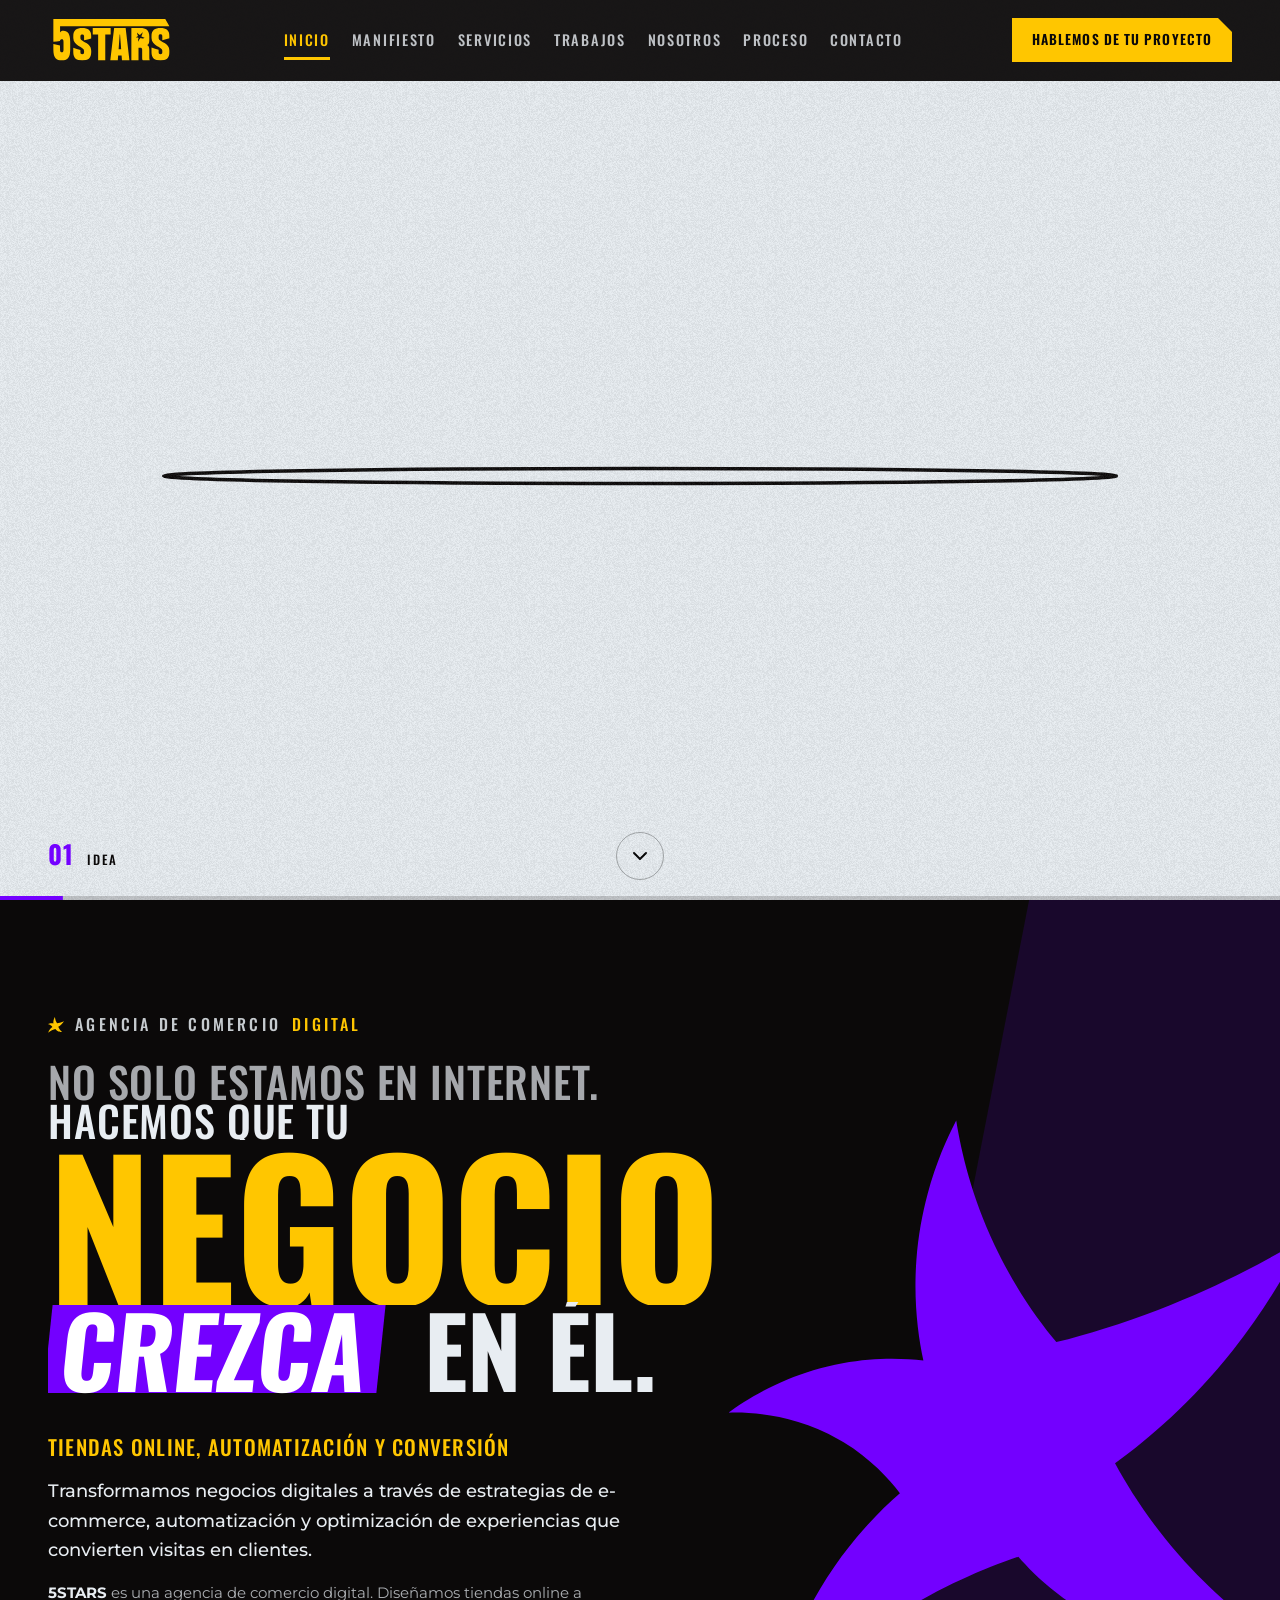
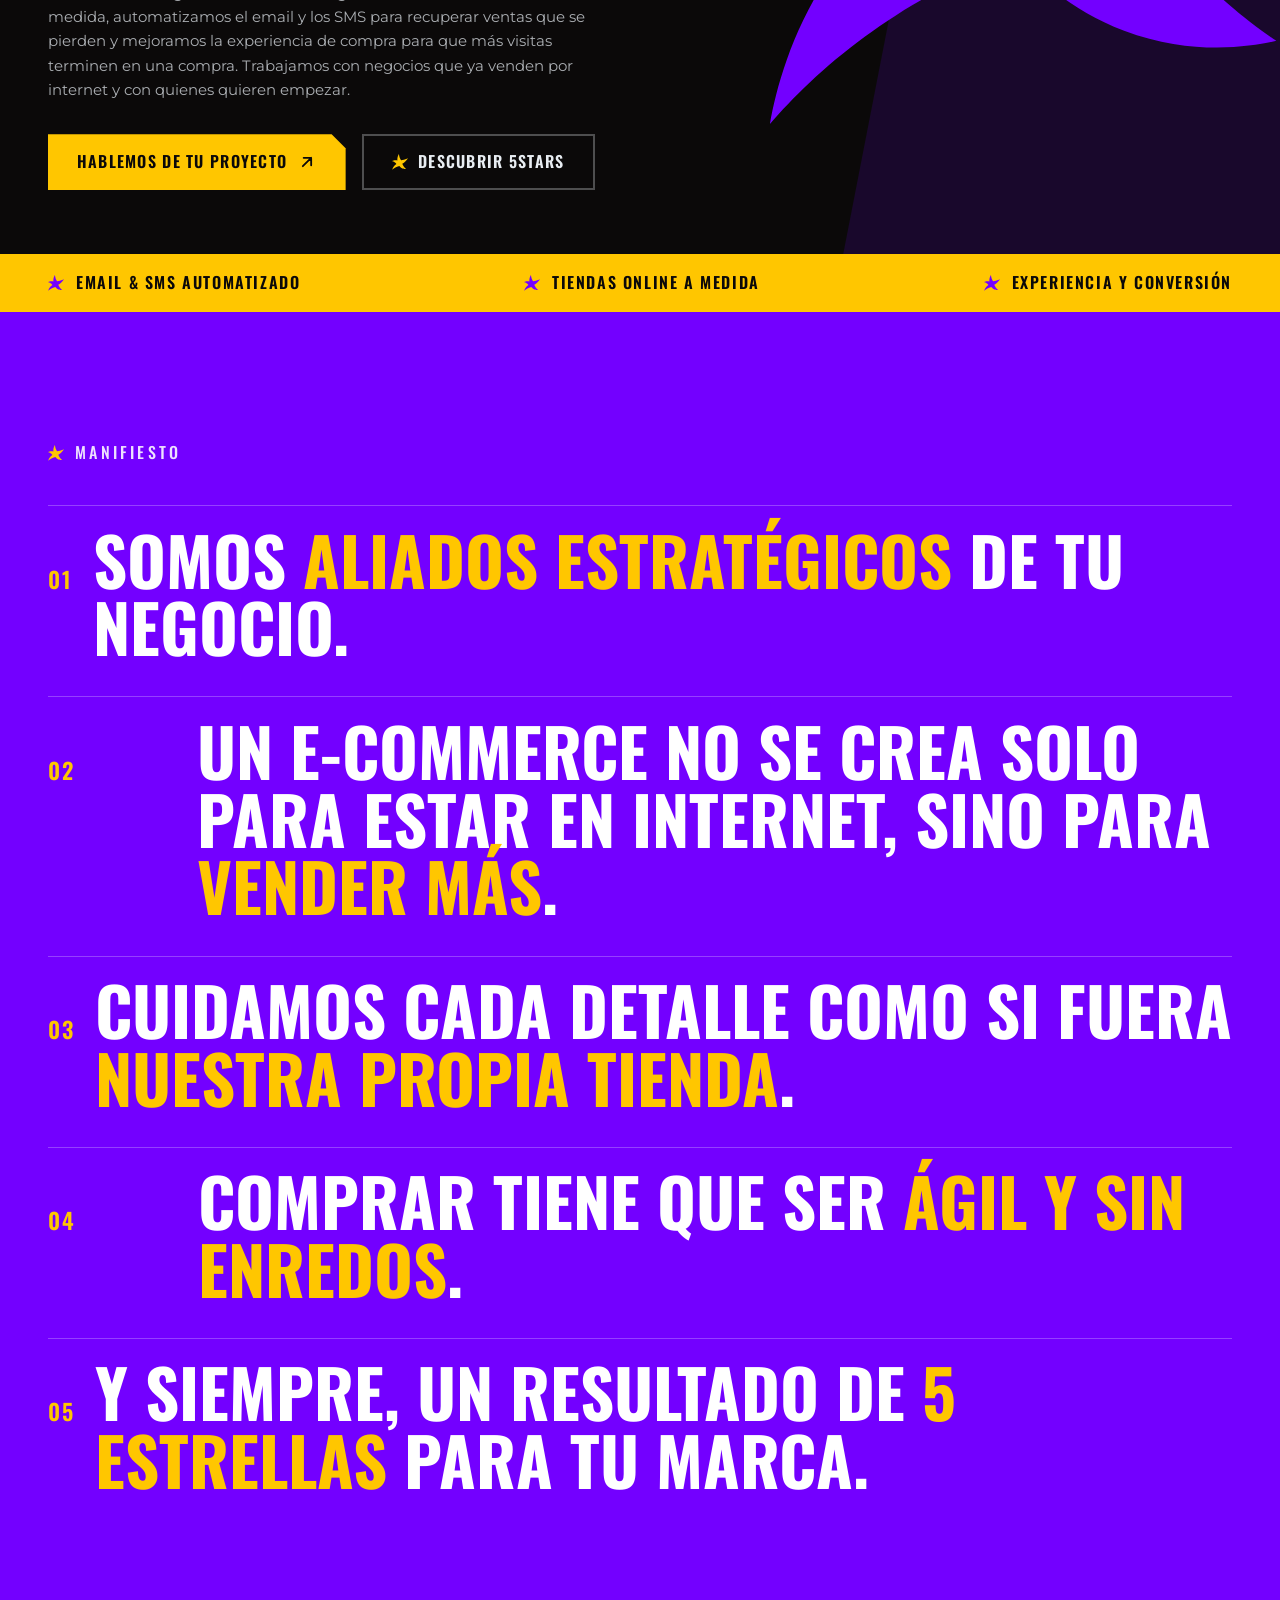
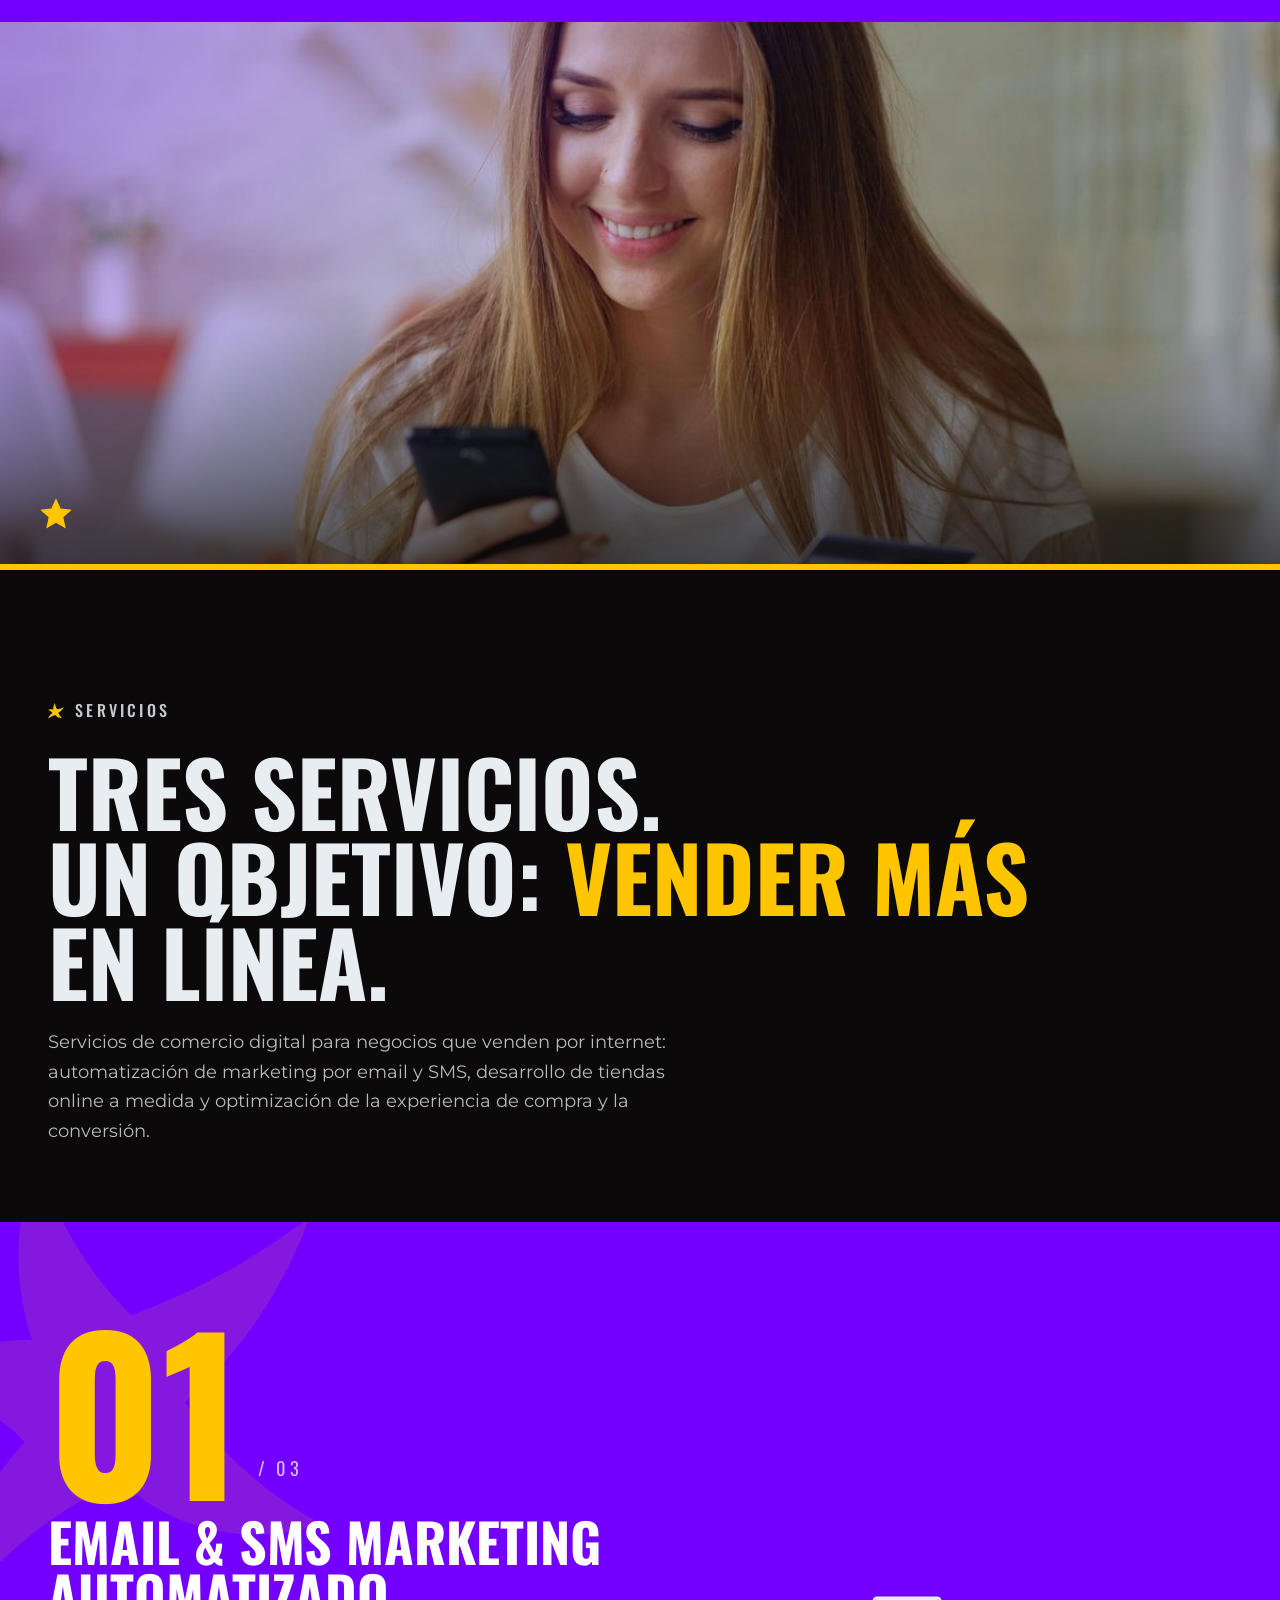
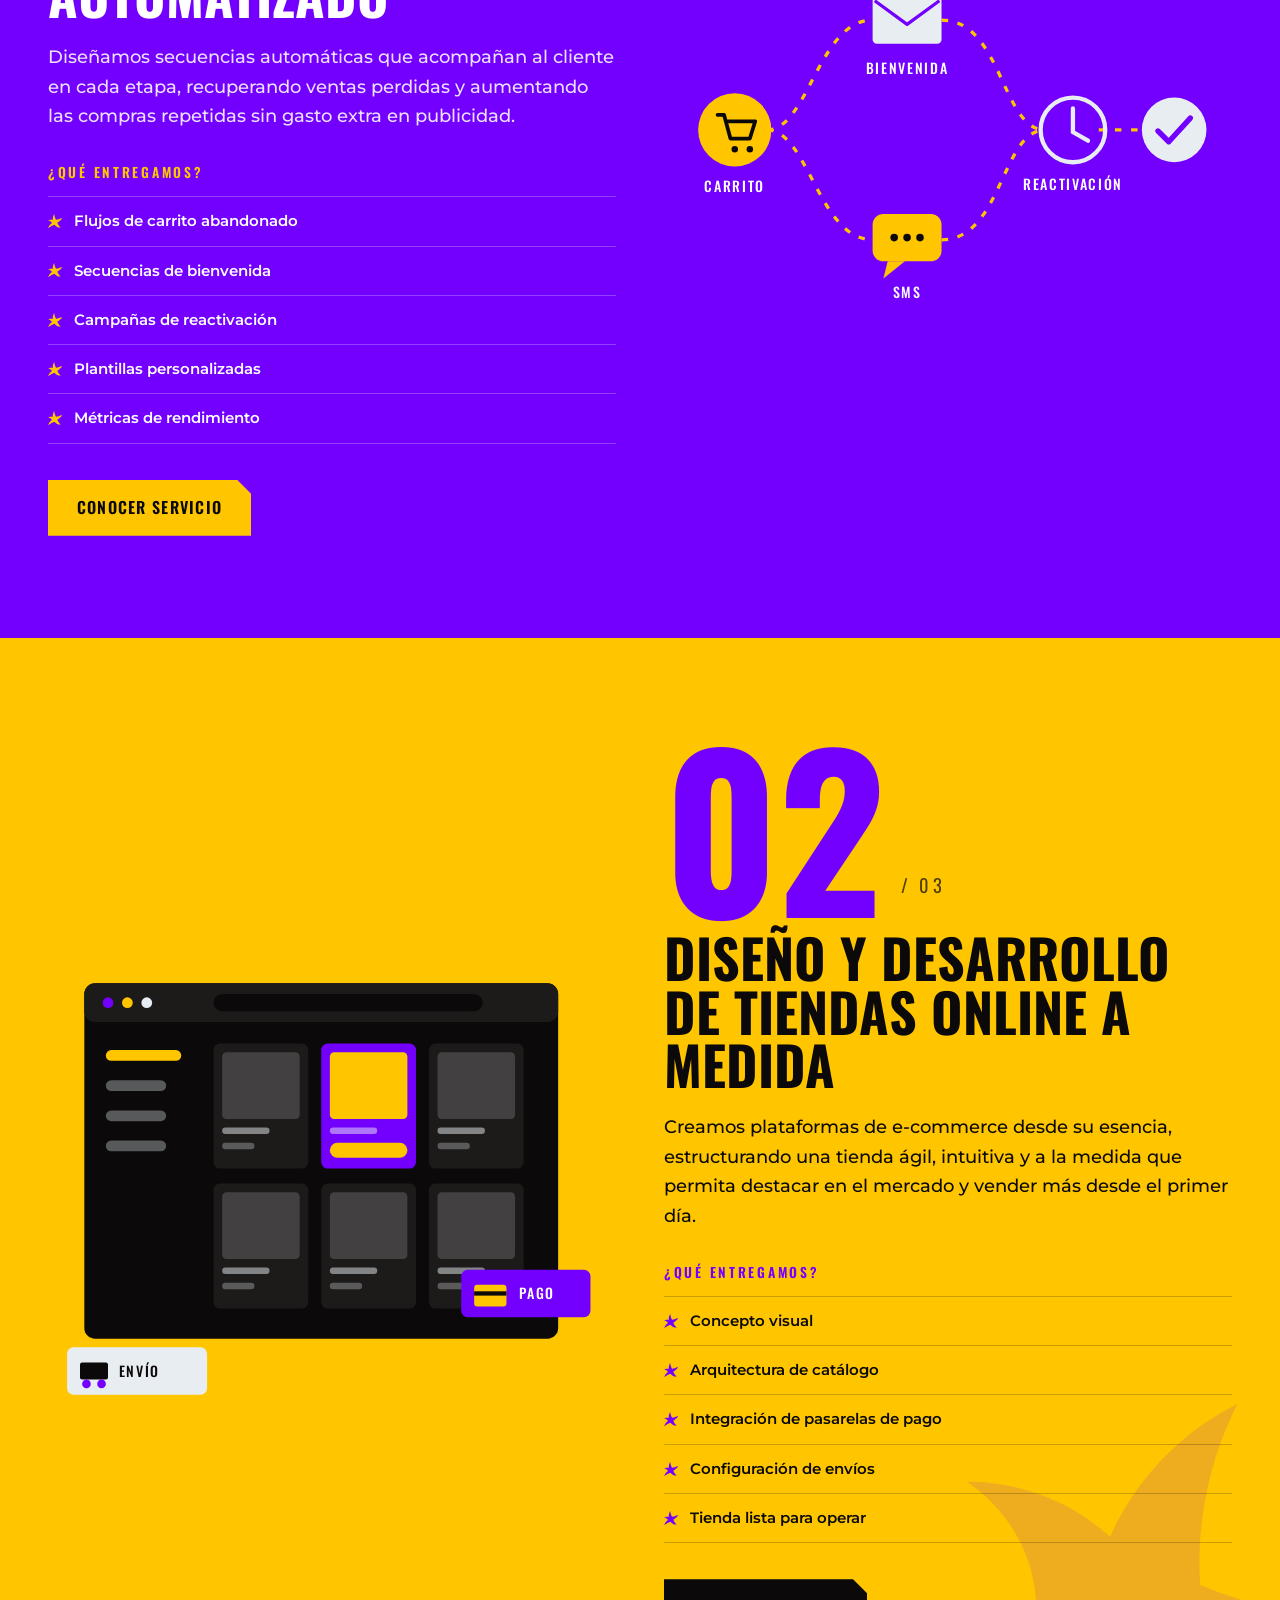
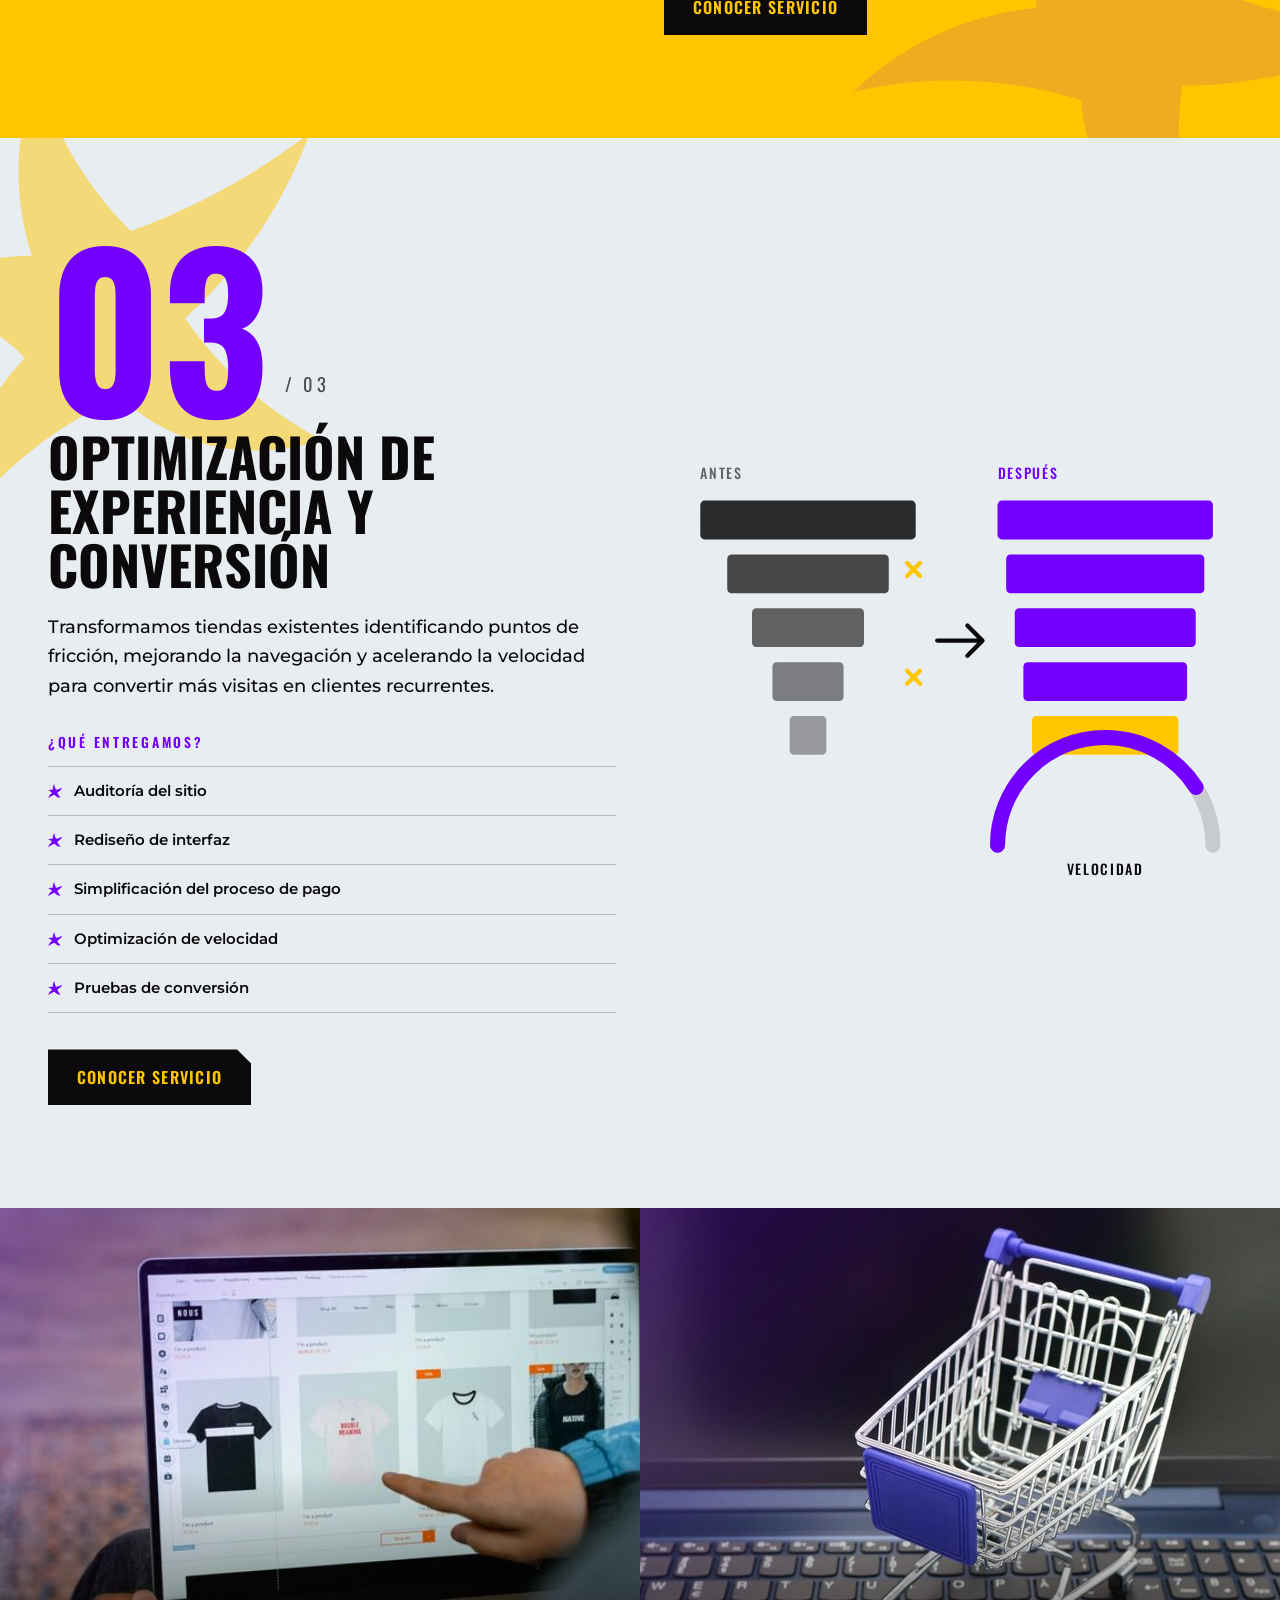
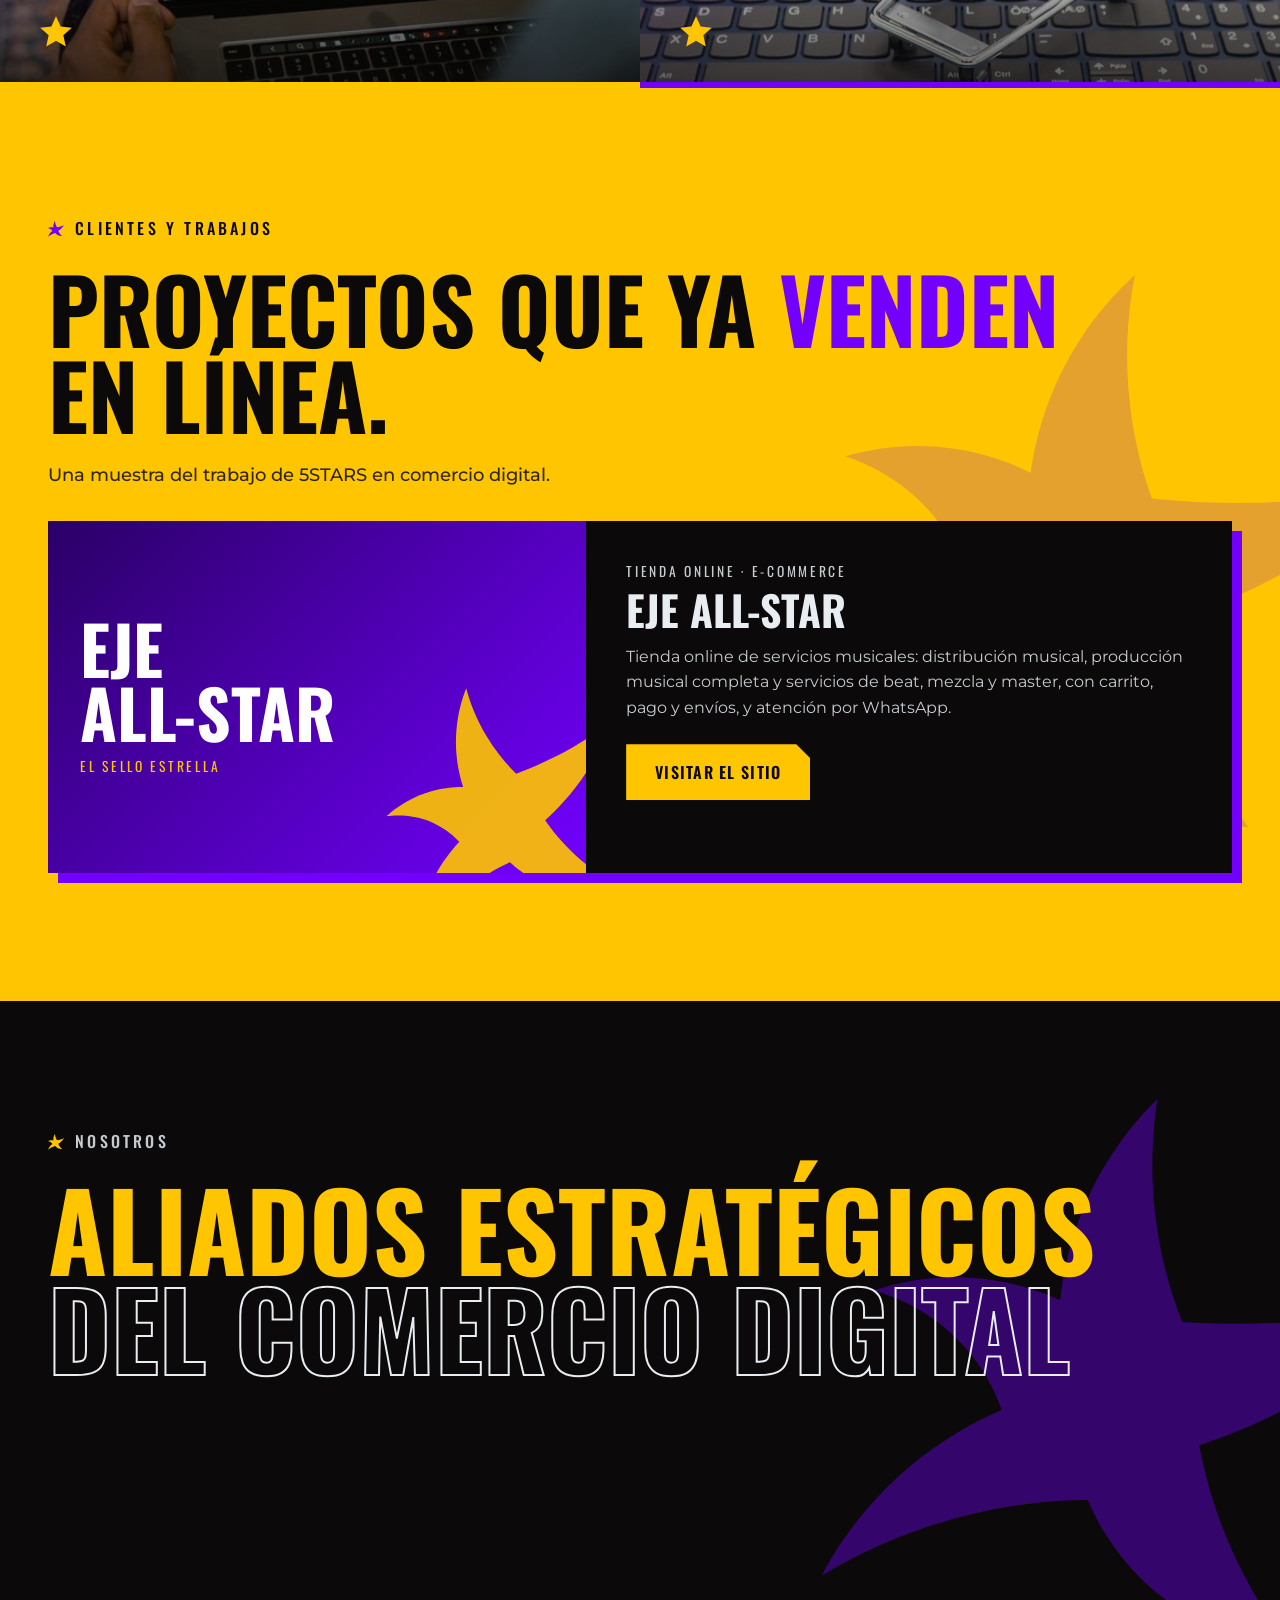
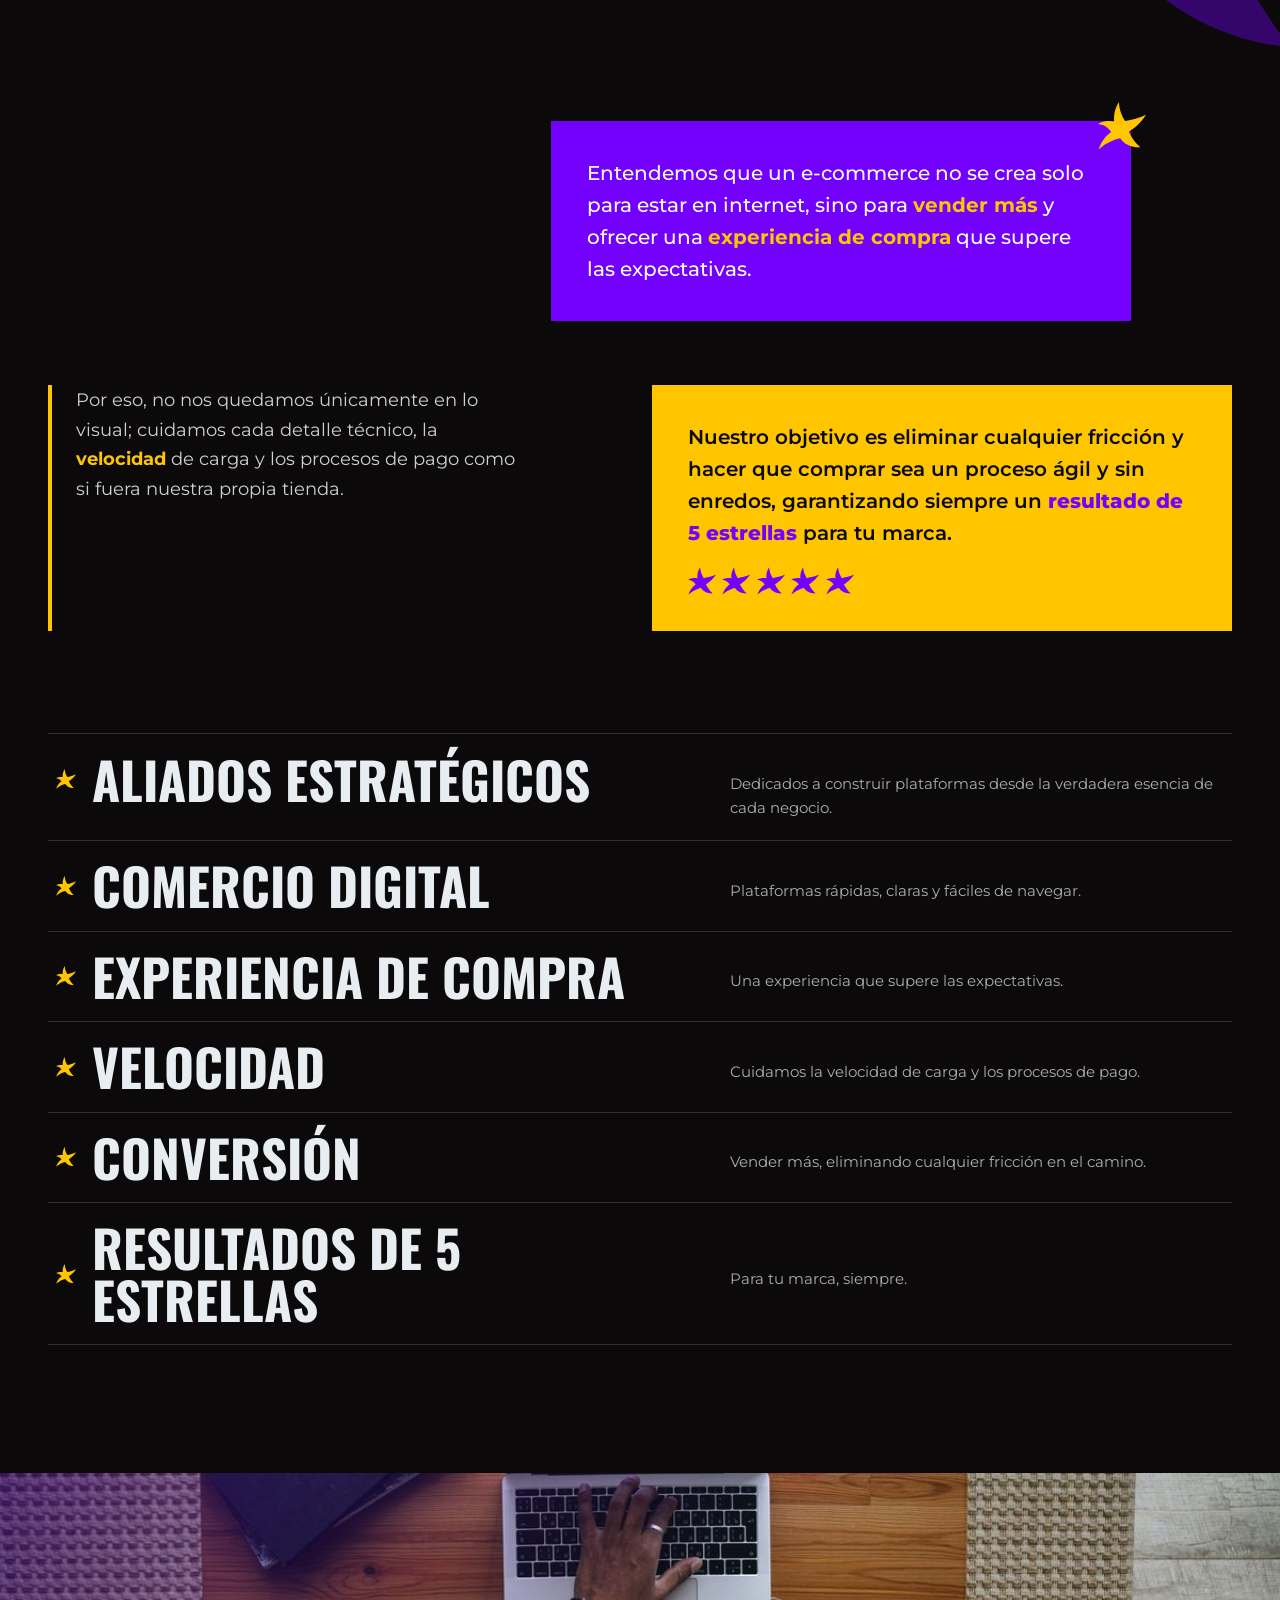
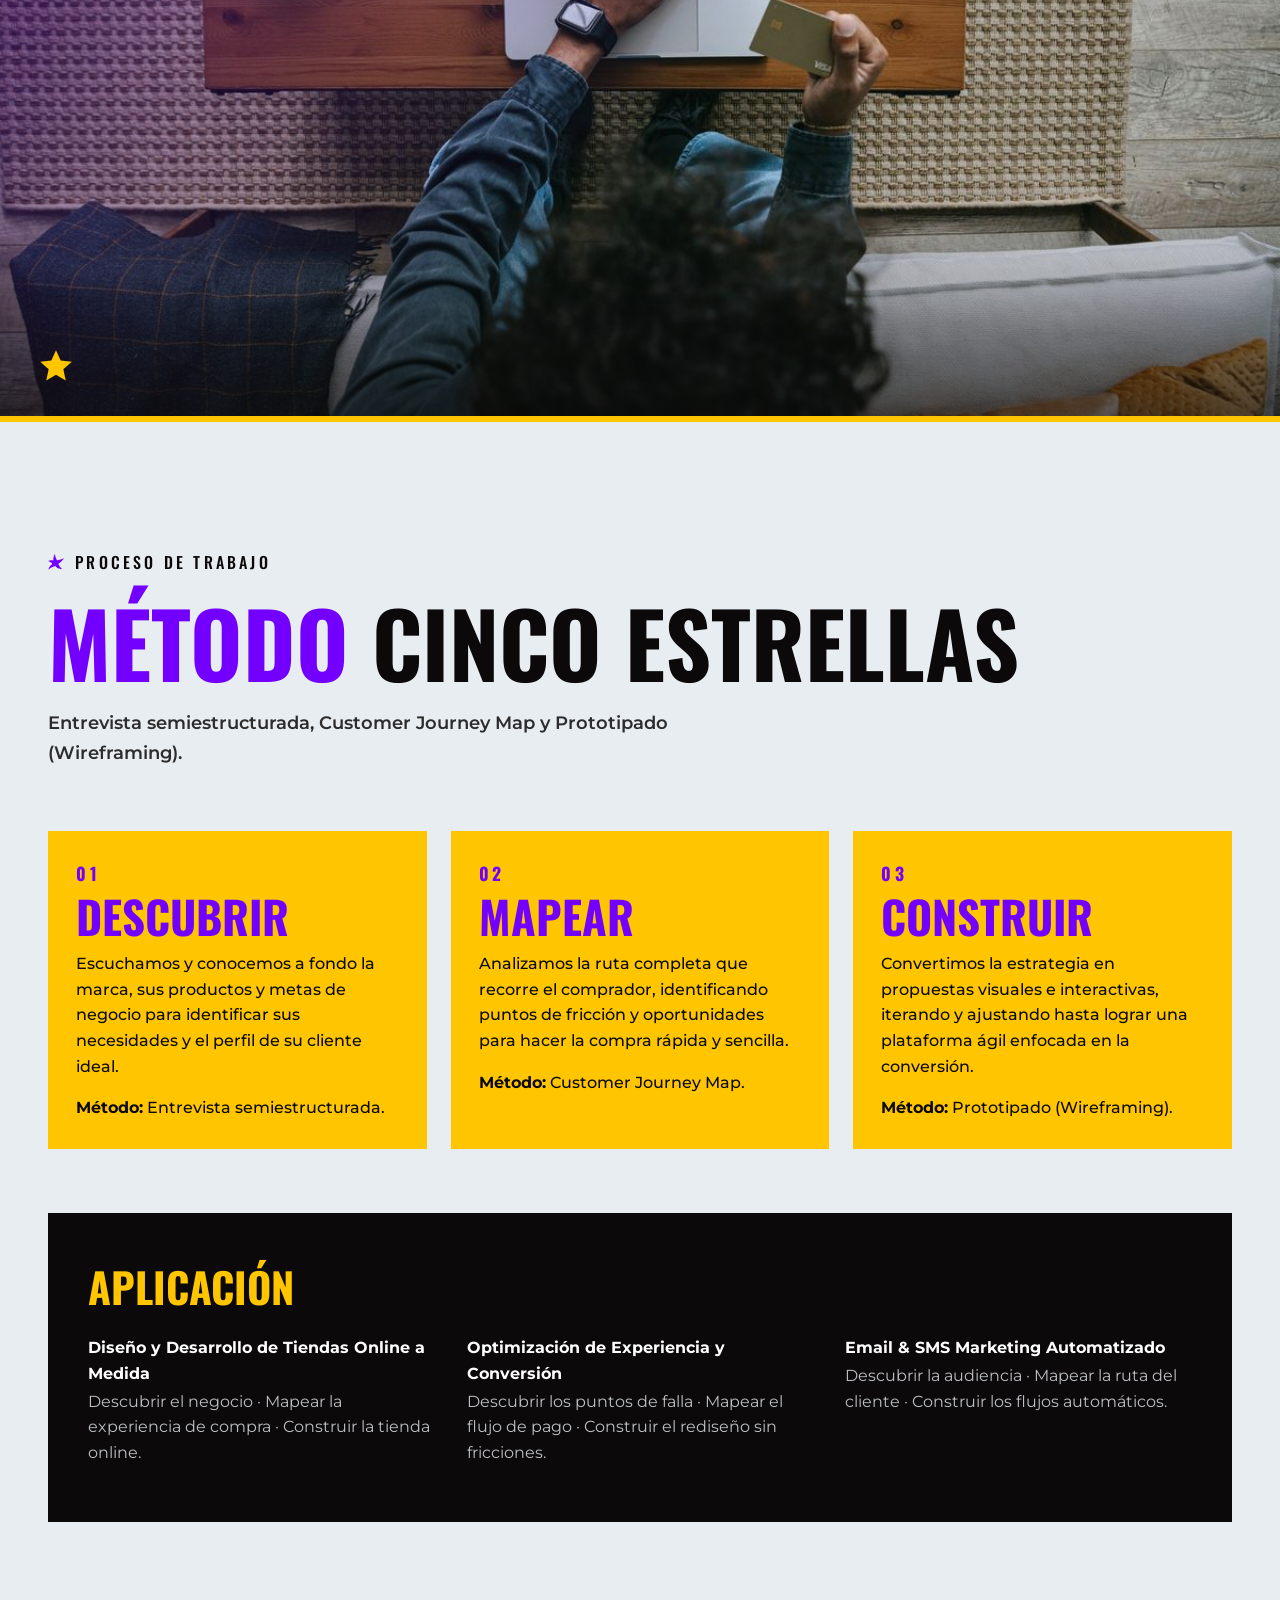
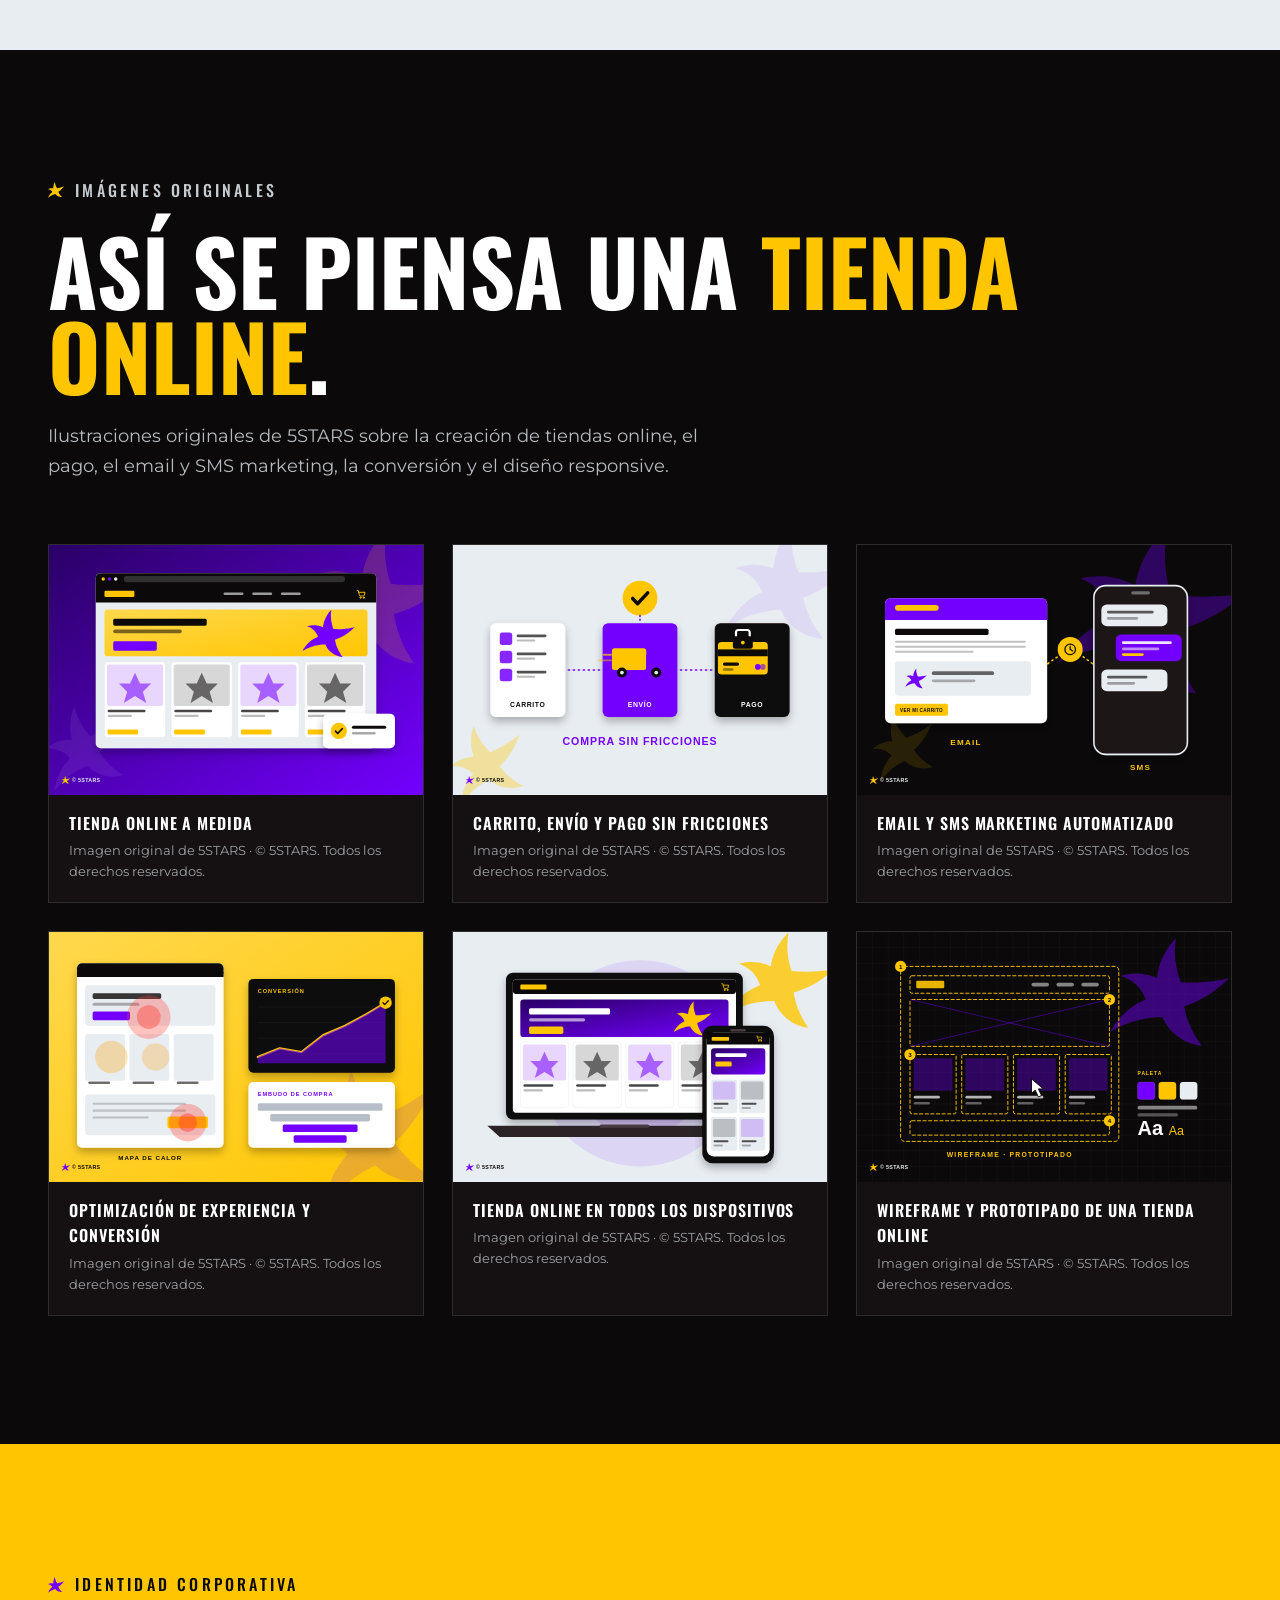
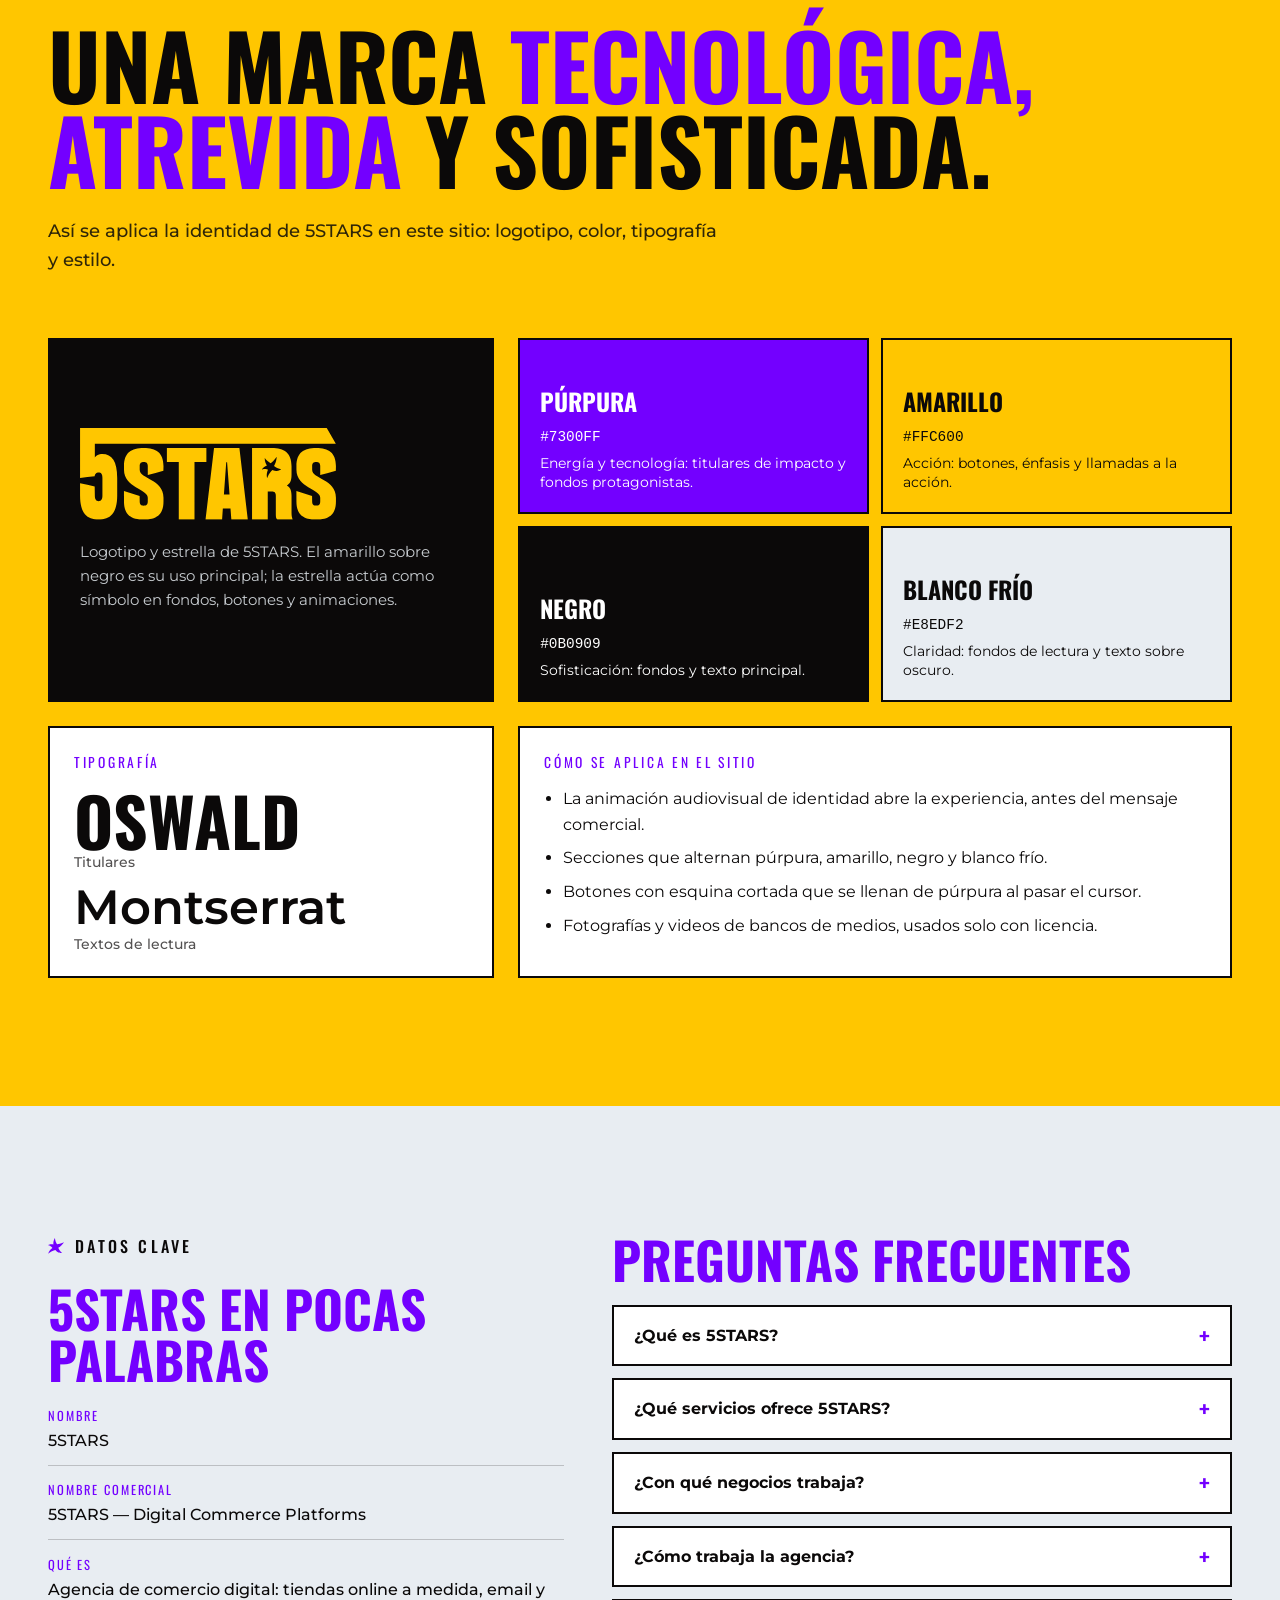
<file: index.html>
<!doctype html>
<html lang="es">
<head>
  <meta charset="utf-8">
  <script>document.documentElement.className += " js";</script>
  <meta name="viewport" content="width=device-width, initial-scale=1">
  <title>5STARS | Agencia de e-commerce y comercio digital</title>
  <meta name="description" content="5STARS es una agencia de comercio digital: desarrollamos tiendas online a medida, automatizamos el marketing por email y SMS y optimizamos la conversión.">
  <meta name="keywords" content="comercio electrónico, desarrollo de tiendas online, automatización de marketing, email marketing, SMS marketing, optimización de la tasa de conversión, experiencia de compra, plataformas de comercio digital">
  <meta name="application-name" content="5STARS">
  <meta name="theme-color" content="#0B0909">
  <meta name="robots" content="index, follow">
  <link rel="canonical" href="https://5starsagency.com/">
  <meta property="og:url" content="https://5starsagency.com/">
  <meta property="og:type" content="website">
  <meta property="og:site_name" content="5STARS">
  <meta property="og:locale" content="es_CO">
  <meta property="og:title" content="5STARS | Agencia de e-commerce y comercio digital">
  <meta property="og:description" content="Tiendas online a medida, email y SMS automatizado y optimización de la conversión para negocios que venden por internet.">
    <meta name="author" content="5STARS — Digital Commerce Platforms">
  <meta name="geo.region" content="CO-QUI">
  <meta name="geo.placename" content="Armenia, Quindío, Colombia">
  <meta property="og:image" content="https://5starsagency.com/assets/img/5stars-original-og-compartir-tienda-online-derechos-reservados.png">
  <meta property="og:image:width" content="1200">
  <meta property="og:image:height" content="630">
  <meta property="og:image:type" content="image/png">
  <meta property="og:image:secure_url" content="https://5starsagency.com/assets/img/5stars-original-og-compartir-tienda-online-derechos-reservados.png">
  <meta property="og:image:alt" content="Maqueta de una tienda online con banner, productos y carrito de compras. Imagen original de 5STARS.">
  <meta name="twitter:image" content="https://5starsagency.com/assets/img/5stars-original-og-compartir-tienda-online-derechos-reservados.png">
  <meta name="twitter:image:alt" content="Maqueta de una tienda online con banner, productos y carrito de compras. Imagen original de 5STARS.">
  <meta name="twitter:card" content="summary_large_image">
  <meta name="twitter:title" content="5STARS | Agencia de e-commerce y comercio digital">
  <meta name="twitter:description" content="Tiendas online a medida, email y SMS automatizado y optimización de la conversión para negocios que venden por internet.">
  <link rel="sitemap" type="application/xml" href="sitemap.xml">
  <link rel="alternate" type="text/plain" href="llms.txt" title="5STARS — resumen para modelos de lenguaje">
  <link rel="icon" type="image/svg+xml" href="assets/favicon.svg">
  <link rel="preconnect" href="https://fonts.googleapis.com">
  <link rel="preconnect" href="https://fonts.gstatic.com" crossorigin>
  <link href="https://fonts.googleapis.com/css2?family=Montserrat:wght@400;500;600;700;800&family=Oswald:wght@500;600;700&display=swap" rel="stylesheet">
  <link rel="stylesheet" href="css/styles.css">
</head>
<body>
  <svg width="0" height="0" style="position:absolute" aria-hidden="true" focusable="false">
    <symbol id="logo" viewBox="511 179 913 327"><path d="M 1390.820312 178.640625 L 1423.433594 235.414062 C 1136.929688 235.351562 850.421875 235.285156 563.914062 235.222656 L 563.914062 284.398438 C 565.277344 282.515625 567.511719 279.863281 570.882812 277.507812 C 578.078125 272.484375 585.597656 272.105469 590.261719 272.105469 C 625.511719 272.105469 643.667969 298.660156 643.667969 357.183594 L 643.667969 420.128906 C 643.667969 484.058594 618.746094 505.699219 577.445312 505.699219 C 536.144531 505.699219 511.21875 484.058594 511.21875 420.128906 L 511.21875 376.359375 C 528.613281 380.027344 546.007812 383.695312 563.398438 387.363281 C 563.570312 398.285156 563.742188 409.207031 563.914062 420.128906 C 563.914062 435.375 568.898438 439.800781 577.445312 439.800781 C 585.988281 439.800781 590.972656 435.375 590.972656 420.128906 L 590.972656 357.183594 C 590.972656 341.9375 585.988281 337.511719 577.445312 337.511719 C 576.1875 337.511719 572.734375 337.570312 569.457031 339.769531 C 563.980469 343.441406 563.457031 350.101562 563.398438 351.023438 C 546.007812 353.074219 528.613281 355.128906 511.21875 357.183594 L 511.21875 178.640625 Z M 1390.820312 178.640625 M 808.765625 314.957031 C 808.664062 320.457031 808.5625 325.957031 808.457031 331.453125 C 789.878906 336.59375 771.300781 341.734375 752.722656 346.871094 L 752.722656 314.957031 C 752.722656 303.453125 747.421875 300.117188 738.335938 300.117188 C 729.246094 300.117188 723.945312 303.453125 723.945312 314.957031 L 723.945312 328.316406 C 723.945312 362.085938 808.765625 360.601562 808.765625 427.769531 L 808.765625 441.128906 C 808.765625 489.371094 782.257812 505.699219 738.335938 505.699219 C 694.410156 505.699219 667.902344 489.371094 667.902344 441.128906 C 667.855469 428.796875 667.808594 416.464844 667.757812 404.132812 C 686.394531 410.035156 705.03125 415.9375 723.664062 421.835938 C 723.757812 428.265625 723.851562 434.699219 723.945312 441.128906 C 723.945312 452.632812 729.246094 455.972656 738.335938 455.972656 C 747.421875 455.972656 752.722656 452.632812 752.722656 441.128906 L 752.722656 427.769531 C 752.722656 397.339844 667.902344 392.144531 667.902344 328.316406 L 667.902344 314.957031 C 667.902344 266.71875 694.410156 250.390625 738.335938 250.390625 C 782.257812 250.390625 808.765625 266.71875 808.765625 314.957031 M 961.738281 250.390625 L 961.738281 300.699219 L 919.328125 300.699219 L 919.328125 505.699219 L 863.285156 505.699219 L 863.285156 300.699219 L 820.875 300.699219 L 820.875 250.390625 Z M 961.738281 250.390625 M 1024.214844 416.339844 L 1044.285156 416.339844 L 1035.574219 301.453125 L 1032.546875 301.453125 Z M 1023.457031 250.390625 L 1079.5 250.390625 L 1109.414062 505.699219 L 1050.722656 505.699219 L 1047.691406 466.273438 L 1020.429688 466.273438 L 1017.777344 505.699219 L 958.707031 505.699219 L 989 250.390625 Z M 1023.457031 250.390625 M 1211.734375 331.941406 C 1204.871094 332.316406 1199.589844 330.261719 1197.019531 329.054688 C 1193.90625 331.910156 1190.203125 335.847656 1186.714844 341.039062 C 1182.308594 347.601562 1179.820312 353.828125 1178.375 358.476562 C 1177.40625 354.488281 1176.386719 348.027344 1177.617188 340.28125 C 1178.4375 335.105469 1180.015625 330.910156 1181.441406 327.878906 C 1179.605469 326.867188 1176.75 325.597656 1173.070312 325.117188 C 1166.640625 324.273438 1161.589844 326.34375 1159.421875 327.390625 C 1160.972656 324.71875 1164 320.351562 1169.277344 316.777344 C 1172.417969 314.648438 1175.429688 313.425781 1177.746094 312.703125 C 1175.980469 310.257812 1173.886719 306.808594 1172.308594 302.371094 C 1169.867188 295.5 1169.785156 289.425781 1170.035156 285.691406 C 1172.085938 288.871094 1175.242188 293.027344 1179.890625 297.0625 C 1183.953125 300.585938 1187.914062 302.941406 1191.039062 304.496094 C 1194.003906 302.191406 1197.160156 299.476562 1200.363281 296.304688 C 1205.421875 291.292969 1209.402344 286.328125 1212.492188 281.898438 C 1212.324219 286.082031 1211.746094 291.273438 1210.21875 297.0625 C 1208.265625 304.472656 1205.414062 310.371094 1202.949219 314.605469 C 1205.722656 316.742188 1209.40625 319.183594 1214.011719 321.324219 C 1219.515625 323.886719 1224.550781 325.183594 1228.414062 325.875 C 1226.136719 327.566406 1220.238281 331.476562 1211.734375 331.941406 M 1265.421875 481.667969 L 1265.421875 420.84375 C 1265.421875 399.820312 1259.742188 388.929688 1248.761719 383.675781 C 1259.742188 378.417969 1265.421875 367.90625 1265.421875 346.128906 L 1265.421875 315.71875 C 1265.421875 266.910156 1238.914062 250.390625 1194.988281 250.390625 L 1124.558594 250.390625 L 1124.558594 505.699219 L 1180.601562 505.699219 L 1180.601562 405.828125 L 1194.988281 405.828125 C 1204.078125 405.828125 1209.378906 408.832031 1209.378906 420.84375 L 1209.378906 482.417969 C 1209.378906 495.5625 1209.757812 505.699219 1218.089844 505.699219 L 1269.585938 505.699219 C 1267.316406 500.816406 1265.421875 493.683594 1265.421875 481.667969 M 1423.777344 314.679688 C 1423.675781 320.179688 1423.570312 325.679688 1423.46875 331.175781 C 1404.890625 336.316406 1386.3125 341.453125 1367.734375 346.59375 L 1367.734375 314.679688 C 1367.734375 303.175781 1362.433594 299.835938 1353.34375 299.835938 C 1344.257812 299.835938 1338.957031 303.175781 1338.957031 314.679688 L 1338.957031 328.039062 C 1338.957031 361.808594 1423.777344 360.324219 1423.777344 427.492188 L 1423.777344 440.851562 C 1423.777344 489.09375 1397.269531 505.421875 1353.34375 505.421875 C 1309.421875 505.421875 1282.914062 489.09375 1282.914062 440.851562 C 1282.867188 428.519531 1282.816406 416.1875 1282.769531 403.855469 C 1301.40625 409.757812 1320.039062 415.660156 1338.675781 421.558594 L 1338.957031 440.851562 C 1338.957031 452.355469 1344.257812 455.695312 1353.34375 455.695312 C 1362.433594 455.695312 1367.734375 452.355469 1367.734375 440.851562 L 1367.734375 427.492188 C 1367.734375 397.0625 1282.914062 391.867188 1282.914062 328.039062 L 1282.914062 314.679688 C 1282.914062 266.4375 1309.421875 250.113281 1353.34375 250.113281 C 1397.269531 250.113281 1423.777344 266.4375 1423.777344 314.679688"/></symbol>
    <symbol id="star" viewBox="850 615 308 304"><path d="M 1076.164062 852.871094 C 1062.976562 834.164062 1054.066406 816.359375 1048.015625 801.769531 C 1067.082031 790.714844 1091.363281 774.003906 1115.527344 749.363281 C 1134.40625 730.113281 1148.257812 711.078125 1158.25 695.078125 C 1136.300781 705.488281 1109.695312 716.027344 1078.765625 724.3125 C 1059.1875 729.558594 1040.820312 733.113281 1024.097656 735.507812 C 1015.378906 722.40625 1005.183594 704.308594 997.207031 681.417969 C 988.066406 655.191406 985.03125 631.839844 984.136719 614.796875 C 978.429688 623.402344 971.273438 635.71875 965.242188 651.386719 C 961.410156 661.339844 958.035156 672.640625 955.777344 685.214844 C 955.171875 688.59375 954.6875 691.890625 954.285156 695.121094 C 952.210938 711.878906 952.71875 726.511719 953.925781 737.859375 C 943.273438 735.5 928.796875 733.539062 911.792969 734.835938 C 900.832031 735.675781 890.914062 737.707031 882.160156 740.289062 C 868.09375 744.441406 857.058594 750.011719 849.644531 754.320312 C 860.101562 755.050781 883.261719 758.101562 905.785156 774.371094 C 906.515625 774.898438 907.242188 775.4375 907.96875 775.992188 C 921.253906 786.125 929.570312 797.492188 934.472656 805.574219 C 926.980469 810.84375 918.3125 817.683594 909.355469 826.359375 C 903.566406 831.96875 897.660156 838.335938 891.871094 845.566406 C 869.773438 873.160156 859.335938 900.734375 854.214844 918.527344 C 867.160156 906.425781 885.085938 891.800781 908.308594 878.28125 C 913.800781 875.082031 919.585938 871.945312 925.675781 868.917969 C 950.859375 856.402344 974.113281 849.277344 992.621094 845.074219 C 999.957031 855.5625 1015.972656 875.429688 1043.597656 889.34375 C 1077.800781 906.574219 1109.554688 904.488281 1122.214844 902.960938 C 1108.683594 891.601562 1091.933594 875.234375 1076.164062 852.871094"/></symbol>
  </svg>

  <a class="skip" href="#contenido">Saltar al contenido</a>

  <header class="site-header" id="header">
    <div class="header-bar">
      <a class="brand" href="#inicio" aria-label="5STARS — ir al inicio">
        <svg class="logo" aria-hidden="true"><use href="#logo"/></svg>
      </a>
      <nav class="nav-desktop" aria-label="Navegación principal">
        <ul>
          <li><a href="#inicio" data-nav="inicio">INICIO</a></li>
          <li><a href="#manifiesto" data-nav="manifiesto">MANIFIESTO</a></li>
          <li><a href="#servicios" data-nav="servicios">SERVICIOS</a></li>
          <li><a href="#trabajos" data-nav="trabajos">TRABAJOS</a></li>
          <li><a href="#nosotros" data-nav="nosotros">NOSOTROS</a></li>
          <li><a href="#proceso" data-nav="proceso">PROCESO</a></li>
          <li><a href="#contacto" data-nav="contacto">CONTACTO</a></li>
        </ul>
      </nav>
      <a class="btn btn-primary btn-sm header-cta" href="#contacto"><span>HABLEMOS DE TU PROYECTO</span></a>
      <button class="burger" id="burger" type="button" aria-expanded="false" aria-controls="menu-movil" aria-label="Abrir menú">
        <span></span><span></span><span></span>
      </button>
    </div>
  </header>

  <div class="mobile-menu" id="menu-movil" role="dialog" aria-modal="true" aria-label="Menú de navegación" hidden>
    <svg class="mm-star" aria-hidden="true"><use href="#star"/></svg>
    <nav aria-label="Navegación móvil">
      <ul>
        <li><a href="#inicio" data-nav="inicio">INICIO</a></li>
        <li><a href="#manifiesto" data-nav="manifiesto">MANIFIESTO</a></li>
        <li><a href="#servicios" data-nav="servicios">SERVICIOS</a></li>
        <li><a href="#trabajos" data-nav="trabajos">TRABAJOS</a></li>
        <li><a href="#nosotros" data-nav="nosotros">NOSOTROS</a></li>
          <li><a href="#proceso" data-nav="proceso">PROCESO</a></li>
        <li><a href="#contacto" data-nav="contacto">CONTACTO</a></li>
      </ul>
    </nav>
    <a class="btn btn-primary" href="#contacto"><span>HABLEMOS DE TU PROYECTO</span></a>
  </div>

  <main id="contenido">

    <!-- 1 · EXPERIENCIA AUDIOVISUAL (sin texto protagonista) -->
    <section id="inicio" class="cinema" aria-label="Animación de identidad de 5STARS">
      <canvas id="scene" role="img" aria-label="Animación de motion design de 26 segundos en bucle: una idea se convierte en estructura, en una tienda online, en una experiencia de compra y en la tienda funcionando en laptop, celular y tablet, hasta la marca 5STARS."></canvas>
      <a class="cue" href="#presentacion" aria-label="Continuar a la presentación de 5STARS">
        <svg viewBox="0 0 24 24" aria-hidden="true"><path d="M6 9l6 6 6-6" fill="none" stroke="currentColor" stroke-width="2" stroke-linecap="round" stroke-linejoin="round"/></svg>
      </a>
    </section>

    <!-- 2 · PRESENTACIÓN DE LA AGENCIA -->
    <section id="presentacion" class="hero reveal" aria-labelledby="hero-titulo">
      <svg class="hero-star" aria-hidden="true"><use href="#star"/></svg>
      <div class="wrap hero-inner">
        <p class="eyebrow"><svg aria-hidden="true"><use href="#star"/></svg>AGENCIA DE COMERCIO <span class="y">DIGITAL</span></p>
        <h1 id="hero-titulo">
          <span class="line"><span class="l1 dim">No solo estamos en internet.</span></span>
          <span class="line"><span class="l1">Hacemos que tu</span></span>
          <span class="line"><span class="l2">Negocio</span></span>
          <span class="line"><span class="l3"><em class="mark">Crezca</em> en él.</span></span>
        </h1>
        <div class="hero-copy">
          <h2>Tiendas online, automatización y conversión</h2>
          <p class="lead">Transformamos negocios digitales a través de estrategias de e-commerce, automatización y optimización de experiencias que convierten visitas en clientes.</p>
          <p class="entity"><strong>5STARS</strong> es una agencia de comercio digital. Diseñamos tiendas online a medida, automatizamos el email y los SMS para recuperar ventas que se pierden y mejoramos la experiencia de compra para que más visitas terminen en una compra. Trabajamos con negocios que ya venden por internet y con quienes quieren empezar.</p>
          <div class="cta-row">
            <a class="btn btn-primary" href="#contacto"><span>HABLEMOS DE TU PROYECTO</span><svg class="ar" viewBox="0 0 24 24" aria-hidden="true"><path d="M7 17L17 7M8 7h9v9" fill="none" stroke="currentColor" stroke-width="2.2" stroke-linecap="round" stroke-linejoin="round"/></svg></a>
            <a class="btn btn-ghost" href="#nosotros"><svg class="st" aria-hidden="true"><use href="#star"/></svg><span>DESCUBRIR 5STARS</span></a>
          </div>
        </div>
      </div>
      <figure class="stock band reveal" itemscope itemtype="https://schema.org/VideoObject">
  <video muted loop playsinline preload="none" aria-label="Hombre joven navegando productos en línea desde una laptop" poster="assets/media/navegando-productos-tienda-online-laptop-poster-pexels-5586006.jpg" width="1280" height="674"><source src="assets/media/navegando-productos-tienda-online-laptop-pexels-5586006.mp4" type="video/mp4"><p>Hombre joven navegando productos en línea desde una laptop. Video sin audio, de Pexels.</p></video>
  <meta itemprop="name" content="Hombre joven navegando productos en línea desde una laptop"><meta itemprop="description" content="Hombre joven navegando productos en línea desde una laptop.">
  <meta itemprop="contentUrl" content="https://5starsagency.com/assets/media/navegando-productos-tienda-online-laptop-pexels-5586006.mp4"><meta itemprop="duration" content="PT8.3S"><meta itemprop="uploadDate" content="2026-11-19">
  <meta itemprop="thumbnailUrl" content="https://5starsagency.com/assets/media/navegando-productos-tienda-online-laptop-poster-pexels-5586006.jpg"><meta itemprop="encodingFormat" content="video/mp4"><meta itemprop="width" content="1280"><meta itemprop="height" content="674"><meta itemprop="contentSize" content="244764 B"><meta itemprop="acquireLicensePage" content="https://www.pexels.com/video/5586006/"><meta itemprop="isFamilyFriendly" content="true"><meta itemprop="keywords" content="tienda online, e-commerce, compras en línea, comercio digital"><meta itemprop="license" content="https://www.pexels.com/license/"><meta itemprop="creditText" content="Video de Polina Tankilevitch en Pexels">
  <span itemprop="creator" itemscope itemtype="https://schema.org/Person"><meta itemprop="name" content="Polina Tankilevitch"><meta itemprop="url" content="https://www.pexels.com/@polina-tankilevitch/"></span>
</figure>
      <div class="strip">
        <ul class="wrap">
          <li><svg aria-hidden="true"><use href="#star"/></svg>Email &amp; SMS automatizado</li>
          <li><svg aria-hidden="true"><use href="#star"/></svg>Tiendas online a medida</li>
          <li><svg aria-hidden="true"><use href="#star"/></svg>Experiencia y conversión</li>
        </ul>
      </div>
    </section>

    <!-- 3 · MANIFIESTO (a partir del texto institucional oficial) -->
    <section id="manifiesto" class="manifesto" aria-labelledby="manifiesto-titulo">
      <div class="wrap">
        <p class="eyebrow reveal"><svg aria-hidden="true"><use href="#star"/></svg>MANIFIESTO</p>
        <h2 id="manifiesto-titulo" class="sr-only">Manifiesto de 5STARS</h2>
        <ol class="mf-list">
          <li class="reveal"><span class="mf-n" aria-hidden="true">01</span><p>Somos <span class="y">aliados estratégicos</span> de tu negocio.</p></li>
          <li class="reveal"><span class="mf-n" aria-hidden="true">02</span><p>Un e-commerce no se crea solo para estar en internet, sino para <span class="y">vender más</span>.</p></li>
          <li class="reveal"><span class="mf-n" aria-hidden="true">03</span><p>Cuidamos cada detalle como si fuera <span class="y">nuestra propia tienda</span>.</p></li>
          <li class="reveal"><span class="mf-n" aria-hidden="true">04</span><p>Comprar tiene que ser <span class="y">ágil y sin enredos</span>.</p></li>
          <li class="reveal"><span class="mf-n" aria-hidden="true">05</span><p>Y siempre, un resultado de <span class="y">5 estrellas</span> para tu marca.</p></li>
        </ol>
      </div>
    </section>

    <figure class="stock band reveal" itemscope itemtype="https://schema.org/ImageObject">
  <img itemprop="contentUrl" src="assets/media/tienda-online-mujer-pagando-con-celular-y-tarjeta-pexels-36812953.jpg" srcset="assets/media/tienda-online-mujer-pagando-con-celular-y-tarjeta-pexels-36812953-640w.jpg 640w, assets/media/tienda-online-mujer-pagando-con-celular-y-tarjeta-pexels-36812953-960w.jpg 960w, assets/media/tienda-online-mujer-pagando-con-celular-y-tarjeta-pexels-36812953.jpg 1200w" sizes="100vw" alt="Mujer sonriente comprando en línea con un smartphone y una tarjeta de crédito." width="1200" height="675" loading="lazy" decoding="async">
  <meta itemprop="name" content="Mujer sonriente comprando en línea con un smartphone y una tarjeta de crédito"><meta itemprop="description" content="Mujer sonriente comprando en línea con un smartphone y una tarjeta de crédito.">
  <meta itemprop="thumbnailUrl" content="https://5starsagency.com/assets/media/tienda-online-mujer-pagando-con-celular-y-tarjeta-pexels-36812953-640w.jpg"><meta itemprop="encodingFormat" content="image/jpeg"><meta itemprop="width" content="1200"><meta itemprop="height" content="675"><meta itemprop="contentSize" content="67883 B"><meta itemprop="caption" content="Mujer sonriente comprando en línea con un smartphone y una tarjeta de crédito."><meta itemprop="isFamilyFriendly" content="true"><meta itemprop="keywords" content="tienda online, e-commerce, compras en línea, comercio digital"><meta itemprop="license" content="https://www.pexels.com/license/"><meta itemprop="acquireLicensePage" content="https://www.pexels.com/photo/36812953/">
  <meta itemprop="creditText" content="Foto de Vitaly Gariev (silverkblack) en Pexels">
  <span itemprop="creator" itemscope itemtype="https://schema.org/Person"><meta itemprop="name" content="Vitaly Gariev (silverkblack)"><meta itemprop="url" content="https://www.pexels.com/@silverkblack/"></span>
</figure>

    <!-- 4 · SERVICIOS -->
    <section id="servicios" aria-labelledby="servicios-titulo">
      <div class="svc-head">
        <div class="wrap">
          <p class="eyebrow reveal"><svg aria-hidden="true"><use href="#star"/></svg>SERVICIOS</p>
          <h2 id="servicios-titulo" class="big reveal">Tres servicios.<br>Un objetivo: <span class="y">vender más</span> en línea.</h2>
          <p class="sub reveal">Servicios de comercio digital para negocios que venden por internet: automatización de marketing por email y SMS, desarrollo de tiendas online a medida y optimización de la experiencia de compra y la conversión.</p>
        </div>
      </div>

      <article id="email-sms-marketing" class="svc svc-1" aria-labelledby="svc1-titulo">
        <svg class="svc-bg" aria-hidden="true"><use href="#star"/></svg>
        <div class="wrap svc-grid">
          <div class="svc-text">
            <div class="svc-num reveal" aria-hidden="true"><b>01</b><i>/ 03</i></div>
            <h3 id="svc1-titulo" class="reveal">Email &amp; SMS marketing automatizado</h3>
            <p class="svc-desc reveal">Diseñamos secuencias automáticas que acompañan al cliente en cada etapa, recuperando ventas perdidas y aumentando las compras repetidas sin gasto extra en publicidad.</p>
            <div class="reveal">
              <p class="svc-q">¿QUÉ ENTREGAMOS?</p>
              <ul class="deliv">
                <li><svg aria-hidden="true"><use href="#star"/></svg>Flujos de carrito abandonado</li>
                <li><svg aria-hidden="true"><use href="#star"/></svg>Secuencias de bienvenida</li>
                <li><svg aria-hidden="true"><use href="#star"/></svg>Campañas de reactivación</li>
                <li><svg aria-hidden="true"><use href="#star"/></svg>Plantillas personalizadas</li>
                <li><svg aria-hidden="true"><use href="#star"/></svg>Métricas de rendimiento</li>
              </ul>
              <a class="btn btn-primary" href="#contacto"><span>CONOCER SERVICIO</span></a>
            </div>
          </div>
          <div class="svc-visual reveal">
            <svg viewBox="0 0 520 440" aria-hidden="true" focusable="false">
              <g fill="none" stroke="#FFC600" stroke-width="3" class="sv-dash">
                <path d="M92 220 C130 220 140 118 190 118"/><path d="M92 220 C130 220 140 322 190 322"/>
                <path d="M254 118 C310 118 310 220 350 220"/><path d="M254 322 C310 322 310 220 350 220"/><path d="M400 220 H440"/>
              </g>
              <circle cx="62" cy="220" r="34" fill="#FFC600"/>
              <path d="M46 206 h6 l6 22 h18 l5 -16 H55" fill="none" stroke="#0B0909" stroke-width="3.5" stroke-linecap="round" stroke-linejoin="round"/>
              <circle cx="62" cy="238" r="3" fill="#0B0909"/><circle cx="76" cy="238" r="3" fill="#0B0909"/>
              <text x="62" y="278" text-anchor="middle" class="sv-t" fill="#fff">CARRITO</text>
              <g transform="translate(190 96)"><rect width="64" height="44" rx="4" fill="#E8EDF2"/><path d="M2 4 L32 26 L62 4" fill="none" stroke="#7300FF" stroke-width="3" stroke-linejoin="round"/></g>
              <text x="222" y="168" text-anchor="middle" class="sv-t" fill="#fff">BIENVENIDA</text>
              <g transform="translate(190 298)"><rect width="64" height="44" rx="10" fill="#FFC600"/><path d="M14 44 L10 60 L30 44 Z" fill="#FFC600"/><circle cx="20" cy="22" r="3.5" fill="#0B0909"/><circle cx="32" cy="22" r="3.5" fill="#0B0909"/><circle cx="44" cy="22" r="3.5" fill="#0B0909"/></g>
              <text x="222" y="376" text-anchor="middle" class="sv-t" fill="#fff">SMS</text>
              <circle cx="376" cy="220" r="30" fill="none" stroke="#E8EDF2" stroke-width="4"/>
              <path d="M376 200 V222 L390 230" fill="none" stroke="#E8EDF2" stroke-width="4" stroke-linecap="round"/>
              <text x="376" y="276" text-anchor="middle" class="sv-t" fill="#fff">REACTIVACIÓN</text>
              <circle cx="470" cy="220" r="30" fill="#E8EDF2"/>
              <path d="M455 221 l10 10 l20 -22" fill="none" stroke="#7300FF" stroke-width="5" stroke-linecap="round" stroke-linejoin="round"/>
            </svg>
          </div>
        </div>
      </article>

      <article id="tiendas-online" class="svc svc-2" aria-labelledby="svc2-titulo">
        <svg class="svc-bg" aria-hidden="true"><use href="#star"/></svg>
        <div class="wrap svc-grid">
          <div class="svc-text">
            <div class="svc-num reveal" aria-hidden="true"><b>02</b><i>/ 03</i></div>
            <h3 id="svc2-titulo" class="reveal">Diseño y desarrollo de tiendas online a medida</h3>
            <p class="svc-desc reveal">Creamos plataformas de e-commerce desde su esencia, estructurando una tienda ágil, intuitiva y a la medida que permita destacar en el mercado y vender más desde el primer día.</p>
            <div class="reveal">
              <p class="svc-q">¿QUÉ ENTREGAMOS?</p>
              <ul class="deliv">
                <li><svg aria-hidden="true"><use href="#star"/></svg>Concepto visual</li>
                <li><svg aria-hidden="true"><use href="#star"/></svg>Arquitectura de catálogo</li>
                <li><svg aria-hidden="true"><use href="#star"/></svg>Integración de pasarelas de pago</li>
                <li><svg aria-hidden="true"><use href="#star"/></svg>Configuración de envíos</li>
                <li><svg aria-hidden="true"><use href="#star"/></svg>Tienda lista para operar</li>
              </ul>
              <a class="btn btn-dark" href="#contacto"><span>CONOCER SERVICIO</span></a>
            </div>
          </div>
          <div class="svc-visual reveal">
            <svg viewBox="0 0 520 440" aria-hidden="true" focusable="false" class="store">
              <rect x="30" y="30" width="440" height="330" rx="10" fill="#0B0909"/>
              <rect x="30" y="30" width="440" height="36" rx="10" fill="#1d1a1a"/>
              <circle cx="52" cy="48" r="5" fill="#7300FF"/><circle cx="70" cy="48" r="5" fill="#FFC600"/><circle cx="88" cy="48" r="5" fill="#E8EDF2"/>
              <rect x="150" y="40" width="250" height="16" rx="8" fill="#0B0909"/>
              <rect x="50" y="92" width="70" height="10" rx="5" fill="#FFC600"/>
              <rect x="50" y="120" width="56" height="10" rx="5" fill="#E8EDF2" opacity=".35"/>
              <rect x="50" y="148" width="56" height="10" rx="5" fill="#E8EDF2" opacity=".35"/>
              <rect x="50" y="176" width="56" height="10" rx="5" fill="#E8EDF2" opacity=".35"/>
              <g class="card"><rect x="150" y="86" width="88" height="116" rx="6" fill="#1d1a1a"/><rect x="158" y="94" width="72" height="62" rx="4" fill="#E8EDF2" opacity=".18"/><rect x="158" y="164" width="44" height="6" rx="3" fill="#E8EDF2" opacity=".5"/><rect x="158" y="178" width="30" height="6" rx="3" fill="#E8EDF2" opacity=".3"/></g>
              <g class="card"><rect x="250" y="86" width="88" height="116" rx="6" fill="#7300FF"/><rect x="258" y="94" width="72" height="62" rx="4" fill="#FFC600"/><rect x="258" y="164" width="44" height="6" rx="3" fill="#E8EDF2" opacity=".5"/><rect x="258" y="178" width="72" height="14" rx="7" fill="#FFC600"/></g>
              <g class="card"><rect x="350" y="86" width="88" height="116" rx="6" fill="#1d1a1a"/><rect x="358" y="94" width="72" height="62" rx="4" fill="#E8EDF2" opacity=".18"/><rect x="358" y="164" width="44" height="6" rx="3" fill="#E8EDF2" opacity=".5"/><rect x="358" y="178" width="30" height="6" rx="3" fill="#E8EDF2" opacity=".3"/></g>
              <g class="card"><rect x="150" y="216" width="88" height="116" rx="6" fill="#1d1a1a"/><rect x="158" y="224" width="72" height="62" rx="4" fill="#E8EDF2" opacity=".18"/><rect x="158" y="294" width="44" height="6" rx="3" fill="#E8EDF2" opacity=".5"/><rect x="158" y="308" width="30" height="6" rx="3" fill="#E8EDF2" opacity=".3"/></g>
              <g class="card"><rect x="250" y="216" width="88" height="116" rx="6" fill="#1d1a1a"/><rect x="258" y="224" width="72" height="62" rx="4" fill="#E8EDF2" opacity=".18"/><rect x="258" y="294" width="44" height="6" rx="3" fill="#E8EDF2" opacity=".5"/><rect x="258" y="308" width="30" height="6" rx="3" fill="#E8EDF2" opacity=".3"/></g>
              <g class="card"><rect x="350" y="216" width="88" height="116" rx="6" fill="#1d1a1a"/><rect x="358" y="224" width="72" height="62" rx="4" fill="#E8EDF2" opacity=".18"/><rect x="358" y="294" width="44" height="6" rx="3" fill="#E8EDF2" opacity=".5"/><rect x="358" y="308" width="30" height="6" rx="3" fill="#E8EDF2" opacity=".3"/></g>
              <g class="pay"><rect x="380" y="296" width="120" height="44" rx="6" fill="#7300FF"/><rect x="392" y="310" width="30" height="20" rx="3" fill="#FFC600"/><rect x="392" y="316" width="30" height="4" fill="#0B0909"/><text x="434" y="323" class="sv-t" fill="#fff">PAGO</text></g>
              <g class="ship"><rect x="14" y="368" width="130" height="44" rx="6" fill="#E8EDF2"/><rect x="26" y="382" width="26" height="16" rx="2" fill="#0B0909"/><circle cx="32" cy="402" r="4" fill="#7300FF"/><circle cx="46" cy="402" r="4" fill="#7300FF"/><text x="62" y="396" class="sv-t" fill="#0B0909">ENVÍO</text></g>
            </svg>
          </div>
        </div>
      </article>

      <article id="experiencia-conversion" class="svc svc-3" aria-labelledby="svc3-titulo">
        <svg class="svc-bg" aria-hidden="true"><use href="#star"/></svg>
        <div class="wrap svc-grid">
          <div class="svc-text">
            <div class="svc-num reveal" aria-hidden="true"><b>03</b><i>/ 03</i></div>
            <h3 id="svc3-titulo" class="reveal">Optimización de experiencia y conversión</h3>
            <p class="svc-desc reveal">Transformamos tiendas existentes identificando puntos de fricción, mejorando la navegación y acelerando la velocidad para convertir más visitas en clientes recurrentes.</p>
            <div class="reveal">
              <p class="svc-q">¿QUÉ ENTREGAMOS?</p>
              <ul class="deliv">
                <li><svg aria-hidden="true"><use href="#star"/></svg>Auditoría del sitio</li>
                <li><svg aria-hidden="true"><use href="#star"/></svg>Rediseño de interfaz</li>
                <li><svg aria-hidden="true"><use href="#star"/></svg>Simplificación del proceso de pago</li>
                <li><svg aria-hidden="true"><use href="#star"/></svg>Optimización de velocidad</li>
                <li><svg aria-hidden="true"><use href="#star"/></svg>Pruebas de conversión</li>
              </ul>
              <a class="btn btn-dark" href="#contacto"><span>CONOCER SERVICIO</span></a>
            </div>
          </div>
          <div class="svc-visual reveal">
            <svg viewBox="0 0 520 440" aria-hidden="true" focusable="false">
              <text x="30" y="40" class="sv-t" fill="#0B0909" opacity=".6">ANTES</text>
              <text x="306" y="40" class="sv-t" fill="#7300FF">DESPUÉS</text>
              <rect x="30" y="60" width="200" height="36" rx="4" fill="#0B0909" opacity=".85"/>
              <rect x="55" y="110" width="150" height="36" rx="4" fill="#0B0909" opacity=".73"/>
              <rect x="78" y="160" width="104" height="36" rx="4" fill="#0B0909" opacity=".61"/>
              <rect x="97" y="210" width="66" height="36" rx="4" fill="#0B0909" opacity=".49"/>
              <rect x="113" y="260" width="34" height="36" rx="4" fill="#0B0909" opacity=".37"/>
              <g stroke="#FFC600" stroke-width="4" stroke-linecap="round"><path d="M222 118 l12 12 M234 118 l-12 12"/><path d="M222 218 l12 12 M234 218 l-12 12"/></g>
              <rect x="306" y="60" width="200" height="36" rx="4" fill="#7300FF"/>
              <rect x="314" y="110" width="184" height="36" rx="4" fill="#7300FF"/>
              <rect x="322" y="160" width="168" height="36" rx="4" fill="#7300FF"/>
              <rect x="330" y="210" width="152" height="36" rx="4" fill="#7300FF"/>
              <rect x="338" y="260" width="136" height="36" rx="4" fill="#FFC600"/>
              <g class="sv-arrow" fill="none" stroke="#0B0909" stroke-width="4" stroke-linecap="round" stroke-linejoin="round"><path d="M250 190 H290 M278 176 L292 190 L278 204"/></g>
              <path d="M306 380 A100 100 0 0 1 506 380" fill="none" stroke="#0B0909" stroke-opacity=".15" stroke-width="14" stroke-linecap="round"/>
              <path d="M306 380 A100 100 0 0 1 506 380" pathLength="100" fill="none" stroke="#7300FF" stroke-width="14" stroke-linecap="round" class="sv-gauge"/>
              <text x="406" y="408" text-anchor="middle" class="sv-t" fill="#0B0909">VELOCIDAD</text>
            </svg>
          </div>
        </div>
      </article>
    </section>

    <div class="band-row"><figure class="stock band reveal" itemscope itemtype="https://schema.org/ImageObject">
  <img itemprop="contentUrl" src="assets/media/tienda-virtual-camisetas-compra-online-laptop-pexels-7667442.jpg" srcset="assets/media/tienda-virtual-camisetas-compra-online-laptop-pexels-7667442-640w.jpg 640w, assets/media/tienda-virtual-camisetas-compra-online-laptop-pexels-7667442-960w.jpg 960w, assets/media/tienda-virtual-camisetas-compra-online-laptop-pexels-7667442.jpg 1200w" sizes="(min-width: 900px) 50vw, 100vw" alt="Persona señalando camisetas en una tienda online abierta en una laptop." width="1200" height="800" loading="lazy" decoding="async">
  <meta itemprop="name" content="Persona señalando camisetas en una tienda online abierta en una laptop"><meta itemprop="description" content="Persona señalando camisetas en una tienda online abierta en una laptop.">
  <meta itemprop="thumbnailUrl" content="https://5starsagency.com/assets/media/tienda-virtual-camisetas-compra-online-laptop-pexels-7667442-640w.jpg"><meta itemprop="encodingFormat" content="image/jpeg"><meta itemprop="width" content="1200"><meta itemprop="height" content="800"><meta itemprop="contentSize" content="83599 B"><meta itemprop="caption" content="Persona señalando camisetas en una tienda online abierta en una laptop."><meta itemprop="isFamilyFriendly" content="true"><meta itemprop="keywords" content="tienda online, e-commerce, compras en línea, comercio digital"><meta itemprop="license" content="https://www.pexels.com/license/"><meta itemprop="acquireLicensePage" content="https://www.pexels.com/photo/7667442/">
  <meta itemprop="creditText" content="Foto de MART PRODUCTION en Pexels">
  <span itemprop="creator" itemscope itemtype="https://schema.org/Person"><meta itemprop="name" content="MART PRODUCTION"><meta itemprop="url" content="https://www.pexels.com/@mart-production/"></span>
</figure><figure class="stock band reveal" itemscope itemtype="https://schema.org/ImageObject">
  <img itemprop="contentUrl" src="assets/media/carrito-de-compras-sobre-laptop-ecommerce-pexels-35541612.jpg" srcset="assets/media/carrito-de-compras-sobre-laptop-ecommerce-pexels-35541612-640w.jpg 640w, assets/media/carrito-de-compras-sobre-laptop-ecommerce-pexels-35541612-960w.jpg 960w, assets/media/carrito-de-compras-sobre-laptop-ecommerce-pexels-35541612.jpg 1200w" sizes="(min-width: 900px) 50vw, 100vw" alt="Mini carrito de compras sobre una laptop, concepto de compras en línea." width="1200" height="963" loading="lazy" decoding="async">
  <meta itemprop="name" content="Mini carrito de compras sobre una laptop, concepto de compras en línea"><meta itemprop="description" content="Mini carrito de compras sobre una laptop, concepto de compras en línea.">
  <meta itemprop="thumbnailUrl" content="https://5starsagency.com/assets/media/carrito-de-compras-sobre-laptop-ecommerce-pexels-35541612-640w.jpg"><meta itemprop="encodingFormat" content="image/jpeg"><meta itemprop="width" content="1200"><meta itemprop="height" content="963"><meta itemprop="contentSize" content="129883 B"><meta itemprop="caption" content="Mini carrito de compras sobre una laptop, concepto de compras en línea."><meta itemprop="isFamilyFriendly" content="true"><meta itemprop="keywords" content="tienda online, e-commerce, compras en línea, comercio digital"><meta itemprop="license" content="https://www.pexels.com/license/"><meta itemprop="acquireLicensePage" content="https://www.pexels.com/photo/mini-shopping-cart-on-laptop-for-online-shopping-concept-35541612/">
  <meta itemprop="creditText" content="Foto de SiljeAO en Pexels">
  <span itemprop="creator" itemscope itemtype="https://schema.org/Person"><meta itemprop="name" content="SiljeAO"><meta itemprop="url" content="https://www.pexels.com/@siljeao-264851155/"></span>
</figure></div>

    <!-- 5 · CLIENTES O TRABAJOS REALIZADOS -->
    <section id="trabajos" class="works" aria-labelledby="trabajos-titulo">
      <svg class="works-star" aria-hidden="true"><use href="#star"/></svg>
      <div class="wrap works-inner">
        <p class="eyebrow reveal"><svg aria-hidden="true"><use href="#star"/></svg>CLIENTES Y TRABAJOS</p>
        <h2 id="trabajos-titulo" class="big reveal">Proyectos que ya <span class="outline">venden</span> en línea.</h2>
        <p class="sub reveal">Una muestra del trabajo de 5STARS en comercio digital.</p>
        <article class="work-card reveal">
          <div class="work-visual" aria-hidden="true">
            <svg class="work-star"><use href="#star"/></svg>
            <span class="work-brand">EJE<br>ALL-STAR</span>
            <span class="work-tag">EL SELLO ESTRELLA</span>
          </div>
          <div class="work-body">
            <p class="work-kicker">TIENDA ONLINE · E-COMMERCE</p>
            <h3>Eje All-Star</h3>
            <p>Tienda online de servicios musicales: distribución musical, producción musical completa y servicios de beat, mezcla y master, con carrito, pago y envíos, y atención por WhatsApp.</p>
            <p><a class="btn btn-dark" href="https://www.ejeallstar.cloud/" target="_blank" rel="noopener noreferrer"><span>VISITAR EL SITIO</span></a></p>
          </div>
        </article>
      </div>
    </section>

    <figure class="stock band reveal" itemscope itemtype="https://schema.org/VideoObject">
  <video muted loop playsinline preload="none" aria-label="Persona comprando ropa de moda en línea desde una laptop" poster="assets/media/compra-online-ropa-de-moda-laptop-poster-pexels-7680121.jpg" width="1280" height="720"><source src="assets/media/compra-online-ropa-de-moda-laptop-pexels-7680121.mp4" type="video/mp4"><p>Persona comprando ropa de moda en línea desde una laptop. Video sin audio, de Pexels.</p></video>
  <meta itemprop="name" content="Persona comprando ropa de moda en línea desde una laptop"><meta itemprop="description" content="Persona comprando ropa de moda en línea desde una laptop.">
  <meta itemprop="contentUrl" content="https://5starsagency.com/assets/media/compra-online-ropa-de-moda-laptop-pexels-7680121.mp4"><meta itemprop="duration" content="PT10.7S"><meta itemprop="uploadDate" content="2026-11-19">
  <meta itemprop="thumbnailUrl" content="https://5starsagency.com/assets/media/compra-online-ropa-de-moda-laptop-poster-pexels-7680121.jpg"><meta itemprop="encodingFormat" content="video/mp4"><meta itemprop="width" content="1280"><meta itemprop="height" content="720"><meta itemprop="contentSize" content="426708 B"><meta itemprop="acquireLicensePage" content="https://www.pexels.com/video/7680121/"><meta itemprop="isFamilyFriendly" content="true"><meta itemprop="keywords" content="tienda online, e-commerce, compras en línea, comercio digital"><meta itemprop="license" content="https://www.pexels.com/license/"><meta itemprop="creditText" content="Video de MART PRODUCTION en Pexels">
  <span itemprop="creator" itemscope itemtype="https://schema.org/Person"><meta itemprop="name" content="MART PRODUCTION"><meta itemprop="url" content="https://www.pexels.com/@mart-production/"></span>
</figure>

    <!-- 6 · NOSOTROS -->
    <section id="nosotros" class="about" aria-labelledby="nosotros-titulo">
      <svg class="about-star" aria-hidden="true"><use href="#star"/></svg>
      <div class="wrap">
        <p class="eyebrow reveal"><svg aria-hidden="true"><use href="#star"/></svg>NOSOTROS</p>
        <h2 id="nosotros-titulo" class="reveal"><span class="y">Aliados estratégicos</span><br><span class="stroke">del comercio digital</span></h2>
        <div class="about-grid">
          <p class="a1 reveal">En 5Stars somos <strong>aliados estratégicos</strong> dedicados a construir plataformas de <strong>comercio digital</strong> rápidas, claras y fáciles de navegar, partiendo desde la verdadera esencia de cada negocio.</p>
          <div class="a2 reveal"><svg class="a2-star" aria-hidden="true"><use href="#star"/></svg><p>Entendemos que un e-commerce no se crea solo para estar en internet, sino para <strong>vender más</strong> y ofrecer una <strong>experiencia de compra</strong> que supere las expectativas.</p></div>
          <p class="a3 reveal">Por eso, no nos quedamos únicamente en lo visual; cuidamos cada detalle técnico, la <strong>velocidad</strong> de carga y los procesos de pago como si fuera nuestra propia tienda.</p>
          <div class="a4 reveal"><p>Nuestro objetivo es eliminar cualquier fricción y hacer que comprar sea un proceso ágil y sin enredos, garantizando siempre un <strong>resultado de 5 estrellas</strong> para tu marca.</p>
            <div class="stars5" aria-hidden="true"><svg><use href="#star"/></svg><svg><use href="#star"/></svg><svg><use href="#star"/></svg><svg><use href="#star"/></svg><svg><use href="#star"/></svg></div></div>
        </div>
        <ul class="concepts reveal">
          <li><b><svg aria-hidden="true"><use href="#star"/></svg>Aliados estratégicos</b><span>Dedicados a construir plataformas desde la verdadera esencia de cada negocio.</span></li>
          <li><b><svg aria-hidden="true"><use href="#star"/></svg>Comercio digital</b><span>Plataformas rápidas, claras y fáciles de navegar.</span></li>
          <li><b><svg aria-hidden="true"><use href="#star"/></svg>Experiencia de compra</b><span>Una experiencia que supere las expectativas.</span></li>
          <li><b><svg aria-hidden="true"><use href="#star"/></svg>Velocidad</b><span>Cuidamos la velocidad de carga y los procesos de pago.</span></li>
          <li><b><svg aria-hidden="true"><use href="#star"/></svg>Conversión</b><span>Vender más, eliminando cualquier fricción en el camino.</span></li>
          <li><b><svg aria-hidden="true"><use href="#star"/></svg>Resultados de 5 estrellas</b><span>Para tu marca, siempre.</span></li>
        </ul>
      </div>
    </section>

    <figure class="stock band reveal" itemscope itemtype="https://schema.org/ImageObject">
  <img itemprop="contentUrl" src="assets/media/compra-online-laptop-tarjeta-de-credito-vista-superior-pexels-7620569.jpg" srcset="assets/media/compra-online-laptop-tarjeta-de-credito-vista-superior-pexels-7620569-640w.jpg 640w, assets/media/compra-online-laptop-tarjeta-de-credito-vista-superior-pexels-7620569-960w.jpg 960w, assets/media/compra-online-laptop-tarjeta-de-credito-vista-superior-pexels-7620569.jpg 1200w" sizes="100vw" alt="Vista superior de una persona que compra en línea en una laptop con una tarjeta en la mano." width="1200" height="800" loading="lazy" decoding="async">
  <meta itemprop="name" content="Vista superior de una persona que compra en línea en una laptop con una tarjeta en la mano"><meta itemprop="description" content="Vista superior de una persona que compra en línea en una laptop con una tarjeta en la mano.">
  <meta itemprop="thumbnailUrl" content="https://5starsagency.com/assets/media/compra-online-laptop-tarjeta-de-credito-vista-superior-pexels-7620569-640w.jpg"><meta itemprop="encodingFormat" content="image/jpeg"><meta itemprop="width" content="1200"><meta itemprop="height" content="800"><meta itemprop="contentSize" content="167603 B"><meta itemprop="caption" content="Vista superior de una persona que compra en línea en una laptop con una tarjeta en la mano."><meta itemprop="isFamilyFriendly" content="true"><meta itemprop="keywords" content="tienda online, e-commerce, compras en línea, comercio digital"><meta itemprop="license" content="https://www.pexels.com/license/"><meta itemprop="acquireLicensePage" content="https://www.pexels.com/photo/7620569/">
  <meta itemprop="creditText" content="Foto de Ivan S en Pexels">
  <span itemprop="creator" itemscope itemtype="https://schema.org/Person"><meta itemprop="name" content="Ivan S"><meta itemprop="url" content="https://www.pexels.com/@ivan-s/"></span>
</figure>

    <!-- 6B · PROCESO DE TRABAJO -->
    <section id="proceso" class="process" aria-labelledby="proceso-titulo">
      <div class="wrap">
        <p class="eyebrow reveal"><svg aria-hidden="true"><use href="#star"/></svg>PROCESO DE TRABAJO</p>
        <h2 id="proceso-titulo" class="reveal">Método <span class="y">Cinco Estrellas</span></h2>
        <p class="sub reveal">Entrevista semiestructurada, Customer Journey Map y Prototipado (Wireframing).</p>
        <ol class="steps">
          <li class="step reveal"><span class="step-n">01</span><h3>Descubrir</h3><p>Escuchamos y conocemos a fondo la marca, sus productos y metas de negocio para identificar sus necesidades y el perfil de su cliente ideal.</p><p class="step-m"><b>Método:</b> Entrevista semiestructurada.</p></li>
          <li class="step reveal"><span class="step-n">02</span><h3>Mapear</h3><p>Analizamos la ruta completa que recorre el comprador, identificando puntos de fricción y oportunidades para hacer la compra rápida y sencilla.</p><p class="step-m"><b>Método:</b> Customer Journey Map.</p></li>
          <li class="step reveal"><span class="step-n">03</span><h3>Construir</h3><p>Convertimos la estrategia en propuestas visuales e interactivas, iterando y ajustando hasta lograr una plataforma ágil enfocada en la conversión.</p><p class="step-m"><b>Método:</b> Prototipado (Wireframing).</p></li>
        </ol>
        <div class="apply reveal">
          <h3>Aplicación</h3>
          <dl>
            <div><dt>Diseño y Desarrollo de Tiendas Online a Medida</dt><dd>Descubrir el negocio · Mapear la experiencia de compra · Construir la tienda online.</dd></div>
            <div><dt>Optimización de Experiencia y Conversión</dt><dd>Descubrir los puntos de falla · Mapear el flujo de pago · Construir el rediseño sin fricciones.</dd></div>
            <div><dt>Email &amp; SMS Marketing Automatizado</dt><dd>Descubrir la audiencia · Mapear la ruta del cliente · Construir los flujos automáticos.</dd></div>
          </dl>
        </div>
      </div>
    </section>

    <!-- 6C · IMÁGENES ORIGINALES -->
    <section id="galeria" class="gallery" aria-labelledby="galeria-titulo">
      <div class="wrap">
        <p class="eyebrow reveal"><svg aria-hidden="true"><use href="#star"/></svg>IMÁGENES ORIGINALES</p>
        <h2 id="galeria-titulo" class="reveal">Así se piensa una <span class="y">tienda online</span>.</h2>
        <p class="sub reveal">Ilustraciones originales de 5STARS sobre la creación de tiendas online, el pago, el email y SMS marketing, la conversión y el diseño responsive.</p>
        <div class="gallery-grid">
          <figure class="reveal" itemscope itemtype="https://schema.org/ImageObject"><img itemprop="contentUrl" src="assets/img/5stars-original-tienda-online-a-medida-derechos-reservados.svg" alt="Maqueta de una tienda online con encabezado, banner principal, productos y carrito de compras." title="Tienda online a medida — Imagen original de 5STARS. © 5STARS" width="1200" height="800" loading="lazy" decoding="async"><meta itemprop="encodingFormat" content="image/svg+xml"><meta itemprop="width" content="1200"><meta itemprop="height" content="800"><meta itemprop="keywords" content="tienda online, e-commerce, compras en línea, comercio digital, 5STARS"><meta itemprop="name" content="Tienda online a medida"><meta itemprop="creditText" content="© 5STARS"><meta itemprop="copyrightNotice" content="© 2026 5STARS. Titular: Julian David Martinez Sanchez. Todos los derechos reservados."><span itemprop="creator" itemscope itemtype="https://schema.org/Organization"><meta itemprop="name" content="5STARS"></span><figcaption itemprop="caption"><b>Tienda online a medida</b><span>Imagen original de 5STARS · © 5STARS. Todos los derechos reservados.</span></figcaption></figure>
          <figure class="reveal" itemscope itemtype="https://schema.org/ImageObject"><img itemprop="contentUrl" src="assets/img/5stars-original-carrito-y-pago-sin-friccion-derechos-reservados.svg" alt="Flujo de compra en tres pasos: carrito, envío y pago, hacia una compra completada." title="Carrito, envío y pago sin fricciones — Imagen original de 5STARS. © 5STARS" width="1200" height="800" loading="lazy" decoding="async"><meta itemprop="encodingFormat" content="image/svg+xml"><meta itemprop="width" content="1200"><meta itemprop="height" content="800"><meta itemprop="keywords" content="tienda online, e-commerce, compras en línea, comercio digital, 5STARS"><meta itemprop="name" content="Carrito, envío y pago sin fricciones"><meta itemprop="creditText" content="© 5STARS"><meta itemprop="copyrightNotice" content="© 2026 5STARS. Titular: Julian David Martinez Sanchez. Todos los derechos reservados."><span itemprop="creator" itemscope itemtype="https://schema.org/Organization"><meta itemprop="name" content="5STARS"></span><figcaption itemprop="caption"><b>Carrito, envío y pago sin fricciones</b><span>Imagen original de 5STARS · © 5STARS. Todos los derechos reservados.</span></figcaption></figure>
          <figure class="reveal" itemscope itemtype="https://schema.org/ImageObject"><img itemprop="contentUrl" src="assets/img/5stars-original-email-y-sms-automatizado-derechos-reservados.svg" alt="Correo electrónico y mensajes SMS conectados por un temporizador que recupera un carrito abandonado." title="Email y SMS marketing automatizado — Imagen original de 5STARS. © 5STARS" width="1200" height="800" loading="lazy" decoding="async"><meta itemprop="encodingFormat" content="image/svg+xml"><meta itemprop="width" content="1200"><meta itemprop="height" content="800"><meta itemprop="keywords" content="tienda online, e-commerce, compras en línea, comercio digital, 5STARS"><meta itemprop="name" content="Email y SMS marketing automatizado"><meta itemprop="creditText" content="© 5STARS"><meta itemprop="copyrightNotice" content="© 2026 5STARS. Titular: Julian David Martinez Sanchez. Todos los derechos reservados."><span itemprop="creator" itemscope itemtype="https://schema.org/Organization"><meta itemprop="name" content="5STARS"></span><figcaption itemprop="caption"><b>Email y SMS marketing automatizado</b><span>Imagen original de 5STARS · © 5STARS. Todos los derechos reservados.</span></figcaption></figure>
          <figure class="reveal" itemscope itemtype="https://schema.org/ImageObject"><img itemprop="contentUrl" src="assets/img/5stars-original-optimizacion-de-conversion-derechos-reservados.svg" alt="Mapa de calor sobre una página de tienda, gráfico de conversión en ascenso y embudo de compra optimizado." title="Optimización de experiencia y conversión — Imagen original de 5STARS. © 5STARS" width="1200" height="800" loading="lazy" decoding="async"><meta itemprop="encodingFormat" content="image/svg+xml"><meta itemprop="width" content="1200"><meta itemprop="height" content="800"><meta itemprop="keywords" content="tienda online, e-commerce, compras en línea, comercio digital, 5STARS"><meta itemprop="name" content="Optimización de experiencia y conversión"><meta itemprop="creditText" content="© 5STARS"><meta itemprop="copyrightNotice" content="© 2026 5STARS. Titular: Julian David Martinez Sanchez. Todos los derechos reservados."><span itemprop="creator" itemscope itemtype="https://schema.org/Organization"><meta itemprop="name" content="5STARS"></span><figcaption itemprop="caption"><b>Optimización de experiencia y conversión</b><span>Imagen original de 5STARS · © 5STARS. Todos los derechos reservados.</span></figcaption></figure>
          <figure class="reveal" itemscope itemtype="https://schema.org/ImageObject"><img itemprop="contentUrl" src="assets/img/5stars-original-tienda-en-todos-los-dispositivos-derechos-reservados.svg" alt="Una misma tienda online adaptada a computador y a celular." title="Tienda online en todos los dispositivos — Imagen original de 5STARS. © 5STARS" width="1200" height="800" loading="lazy" decoding="async"><meta itemprop="encodingFormat" content="image/svg+xml"><meta itemprop="width" content="1200"><meta itemprop="height" content="800"><meta itemprop="keywords" content="tienda online, e-commerce, compras en línea, comercio digital, 5STARS"><meta itemprop="name" content="Tienda online en todos los dispositivos"><meta itemprop="creditText" content="© 5STARS"><meta itemprop="copyrightNotice" content="© 2026 5STARS. Titular: Julian David Martinez Sanchez. Todos los derechos reservados."><span itemprop="creator" itemscope itemtype="https://schema.org/Organization"><meta itemprop="name" content="5STARS"></span><figcaption itemprop="caption"><b>Tienda online en todos los dispositivos</b><span>Imagen original de 5STARS · © 5STARS. Todos los derechos reservados.</span></figcaption></figure>
          <figure class="reveal" itemscope itemtype="https://schema.org/ImageObject"><img itemprop="contentUrl" src="assets/img/5stars-original-wireframe-y-prototipado-derechos-reservados.svg" alt="Boceto de estructura de una tienda online con zonas numeradas y paleta de marca." title="Wireframe y prototipado de una tienda online — Imagen original de 5STARS. © 5STARS" width="1200" height="800" loading="lazy" decoding="async"><meta itemprop="encodingFormat" content="image/svg+xml"><meta itemprop="width" content="1200"><meta itemprop="height" content="800"><meta itemprop="keywords" content="tienda online, e-commerce, compras en línea, comercio digital, 5STARS"><meta itemprop="name" content="Wireframe y prototipado de una tienda online"><meta itemprop="creditText" content="© 5STARS"><meta itemprop="copyrightNotice" content="© 2026 5STARS. Titular: Julian David Martinez Sanchez. Todos los derechos reservados."><span itemprop="creator" itemscope itemtype="https://schema.org/Organization"><meta itemprop="name" content="5STARS"></span><figcaption itemprop="caption"><b>Wireframe y prototipado de una tienda online</b><span>Imagen original de 5STARS · © 5STARS. Todos los derechos reservados.</span></figcaption></figure>
        </div>
      </div>
    </section>


    <!-- 6E · IDENTIDAD CORPORATIVA -->
    <section id="identidad" class="identity" aria-labelledby="identidad-titulo">
      <div class="wrap">
        <p class="eyebrow reveal"><svg aria-hidden="true"><use href="#star"/></svg>IDENTIDAD CORPORATIVA</p>
        <h2 id="identidad-titulo" class="reveal">Una marca <span class="p">tecnológica, atrevida</span> y sofisticada.</h2>
        <p class="sub reveal">Así se aplica la identidad de 5STARS en este sitio: logotipo, color, tipografía y estilo.</p>
        <div class="id-grid">
          <div class="id-logo reveal"><svg class="logo" role="img" aria-label="Logotipo de 5STARS"><use href="#logo"/></svg><p>Logotipo y estrella de 5STARS. El amarillo sobre negro es su uso principal; la estrella actúa como símbolo en fondos, botones y animaciones.</p></div>
          <ul class="swatches reveal" aria-label="Paleta de color">
            <li style="--c:#7300FF;--t:#fff"><b>Púrpura</b><code>#7300FF</code><span>Energía y tecnología: titulares de impacto y fondos protagonistas.</span></li>
            <li style="--c:#FFC600;--t:#0B0909"><b>Amarillo</b><code>#FFC600</code><span>Acción: botones, énfasis y llamadas a la acción.</span></li>
            <li style="--c:#0B0909;--t:#fff"><b>Negro</b><code>#0B0909</code><span>Sofisticación: fondos y texto principal.</span></li>
            <li style="--c:#E8EDF2;--t:#0B0909"><b>Blanco frío</b><code>#E8EDF2</code><span>Claridad: fondos de lectura y texto sobre oscuro.</span></li>
          </ul>
          <div class="id-type reveal"><p class="id-label">TIPOGRAFÍA</p><p class="id-oswald">Oswald<small>Titulares</small></p><p class="id-mont">Montserrat<small>Textos de lectura</small></p></div>
          <div class="id-apply reveal"><p class="id-label">CÓMO SE APLICA EN EL SITIO</p>
            <ul><li>La animación audiovisual de identidad abre la experiencia, antes del mensaje comercial.</li><li>Secciones que alternan púrpura, amarillo, negro y blanco frío.</li><li>Botones con esquina cortada que se llenan de púrpura al pasar el cursor.</li><li>Fotografías y videos de bancos de medios, usados solo con licencia.</li></ul>
          </div>
        </div>
      </div>
    </section>

    <!-- 6F · DATOS CLAVE Y PREGUNTAS FRECUENTES -->
    <section id="preguntas" class="faq" aria-labelledby="preguntas-titulo">
      <div class="wrap faq-grid">
        <div itemscope itemtype="https://schema.org/ProfessionalService" class="facts reveal">
          <p class="eyebrow"><svg aria-hidden="true"><use href="#star"/></svg>DATOS CLAVE</p>
          <h2 id="preguntas-titulo">5STARS en pocas palabras</h2>
          <meta itemprop="url" content="https://5starsagency.com/">
          <dl>
            <div><dt>Nombre</dt><dd itemprop="name">5STARS</dd></div>
            <div><dt>Nombre comercial</dt><dd itemprop="alternateName">5STARS — Digital Commerce Platforms</dd></div>
            <div><dt>Qué es</dt><dd itemprop="description">Agencia de comercio digital: tiendas online a medida, email y SMS marketing automatizado, y optimización de la experiencia de compra y la conversión.</dd></div>
            <div><dt>Titular</dt><dd>Julian David Martinez Sanchez</dd></div>
            <div><dt>Ubicación</dt><dd itemprop="address" itemscope itemtype="https://schema.org/PostalAddress"><span itemprop="addressLocality">Armenia</span>, <span itemprop="addressRegion">Quindío</span>, <span itemprop="addressCountry">Colombia</span></dd></div>
            <div><dt>Servicios</dt><dd><span itemprop="makesOffer" itemscope itemtype="https://schema.org/Offer"><span itemprop="itemOffered" itemscope itemtype="https://schema.org/Service"><span itemprop="name">Email &amp; SMS marketing automatizado</span></span></span>; <span itemprop="makesOffer" itemscope itemtype="https://schema.org/Offer"><span itemprop="itemOffered" itemscope itemtype="https://schema.org/Service"><span itemprop="name">Diseño y desarrollo de tiendas online a medida</span></span></span>; <span itemprop="makesOffer" itemscope itemtype="https://schema.org/Offer"><span itemprop="itemOffered" itemscope itemtype="https://schema.org/Service"><span itemprop="name">Optimización de experiencia y conversión</span></span></span></dd></div>
            <div><dt>Método</dt><dd>Método Cinco Estrellas: descubrir, mapear y construir</dd></div>
            <div><dt>Correo</dt><dd><a itemprop="email" href="mailto:5stars@agency.com">5stars@agency.com</a></dd></div>
            <div><dt>WhatsApp</dt><dd><a itemprop="telephone" href="https://wa.me/573024713340" target="_blank" rel="noopener noreferrer">+57 302 471 3340</a></dd></div>
            <div><dt>Redes</dt><dd><a itemprop="sameAs" href="https://www.instagram.com/fivestarsco" target="_blank" rel="noopener noreferrer">Instagram @fivestarsco</a> · Facebook «5 Stars»</dd></div>
          </dl>
        </div>
        <div class="faq-list" itemscope itemtype="https://schema.org/FAQPage">
          <h2 class="faq-h reveal">Preguntas frecuentes</h2>
          <details class="faq-item reveal" itemscope itemprop="mainEntity" itemtype="https://schema.org/Question"><summary itemprop="name">¿Qué es 5STARS?</summary><div itemprop="acceptedAnswer" itemscope itemtype="https://schema.org/Answer"><p itemprop="text">5STARS es una agencia de comercio digital. Diseñamos tiendas online a medida, automatizamos el email y los SMS para recuperar ventas que se pierden y mejoramos la experiencia de compra para que más visitas terminen en una compra.</p></div></details>
          <details class="faq-item reveal" itemscope itemprop="mainEntity" itemtype="https://schema.org/Question"><summary itemprop="name">¿Qué servicios ofrece 5STARS?</summary><div itemprop="acceptedAnswer" itemscope itemtype="https://schema.org/Answer"><p itemprop="text">Tres servicios: email y SMS marketing automatizado; diseño y desarrollo de tiendas online a medida; y optimización de experiencia y conversión.</p></div></details>
          <details class="faq-item reveal" itemscope itemprop="mainEntity" itemtype="https://schema.org/Question"><summary itemprop="name">¿Con qué negocios trabaja?</summary><div itemprop="acceptedAnswer" itemscope itemtype="https://schema.org/Answer"><p itemprop="text">Con negocios que ya venden por internet y con quienes quieren empezar.</p></div></details>
          <details class="faq-item reveal" itemscope itemprop="mainEntity" itemtype="https://schema.org/Question"><summary itemprop="name">¿Cómo trabaja la agencia?</summary><div itemprop="acceptedAnswer" itemscope itemtype="https://schema.org/Answer"><p itemprop="text">Con el Método Cinco Estrellas, en tres etapas: Descubrir (entrevista semiestructurada), Mapear (Customer Journey Map) y Construir (prototipado o wireframing).</p></div></details>
          <details class="faq-item reveal" itemscope itemprop="mainEntity" itemtype="https://schema.org/Question"><summary itemprop="name">¿Dónde está 5STARS y cómo se contacta?</summary><div itemprop="acceptedAnswer" itemscope itemtype="https://schema.org/Answer"><p itemprop="text">Tiene su sede de operación en Armenia, Quindío, Colombia. Se puede escribir a 5stars@agency.com, al WhatsApp +57 302 471 3340 o usar el formulario de contacto del sitio.</p></div></details>
          <details class="faq-item reveal" itemscope itemprop="mainEntity" itemtype="https://schema.org/Question"><summary itemprop="name">¿5STARS garantiza ventas o posicionamiento?</summary><div itemprop="acceptedAnswer" itemscope itemtype="https://schema.org/Answer"><p itemprop="text">No. Los resultados comerciales dependen de muchos factores que la agencia no controla, por eso no promete cifras de ventas, posicionamiento en buscadores ni apariciones en respuestas de inteligencia artificial. Se compromete a trabajar con diligencia profesional.</p></div></details>
          <details class="faq-item reveal" itemscope itemprop="mainEntity" itemtype="https://schema.org/Question"><summary itemprop="name">¿Quién es el titular de 5STARS y cómo se tratan los datos?</summary><div itemprop="acceptedAnswer" itemscope itemtype="https://schema.org/Answer"><p itemprop="text">El titular de la marca 5STARS — Digital Commerce Platforms es Julian David Martinez Sanchez. Los datos personales se tratan conforme a la Ley 1581 de 2012, según la Política de tratamiento de datos personales del sitio.</p></div></details>
        </div>
      </div>
    </section>

    <!-- 7 · CONTACTO -->
    <section id="contacto" class="contact" aria-labelledby="contacto-titulo">
      <svg class="contact-star" aria-hidden="true"><use href="#star"/></svg>
      <div class="wrap contact-grid">
        <div class="contact-text">
          <p class="eyebrow light reveal"><svg aria-hidden="true"><use href="#star"/></svg>CONTACTO</p>
          <h2 id="contacto-titulo" class="reveal">¿Listo para llevar tu <span class="y">e-commerce</span> a otro nivel?</h2>
          <p class="sub reveal">Cuéntanos sobre tu negocio y construyamos juntos una experiencia digital preparada para crecer.</p>
          <div class="reveal">
            <p class="mail-label">ESCRÍBENOS A</p>
            <a class="mail" href="mailto:5stars@agency.com">5stars@agency.com<svg viewBox="0 0 24 24" aria-hidden="true"><path d="M7 17L17 7M8 7h9v9" fill="none" stroke="currentColor" stroke-width="2.2" stroke-linecap="round" stroke-linejoin="round"/></svg></a>
            <p class="mail-label">WHATSAPP</p>
            <a class="mail" href="https://wa.me/573024713340" target="_blank" rel="noopener noreferrer">+57 302 471 3340<svg viewBox="0 0 24 24" aria-hidden="true"><path d="M7 17L17 7M8 7h9v9" fill="none" stroke="currentColor" stroke-width="2.2" stroke-linecap="round" stroke-linejoin="round"/></svg></a>
            <p class="contact-meta">Armenia, Quindío, Colombia</p>
            <p class="contact-social">Instagram <a href="https://www.instagram.com/fivestarsco" target="_blank" rel="noopener noreferrer">@fivestarsco</a> · Facebook: 5 Stars</p>
            <p><a class="btn btn-primary" href="mailto:5stars@agency.com"><span>ESCRÍBENOS</span></a></p>
          </div>
        </div>

        <div class="form-card reveal">
          <h3>Cuéntanos tu proyecto</h3>
          <form id="contact-form" novalidate aria-label="Formulario de contacto">
            <div class="field"><label for="f-name">NOMBRE COMPLETO</label><input id="f-name" name="name" type="text" autocomplete="name" required placeholder="Tu nombre"><p class="err" id="e-name" hidden></p></div>
            <div class="field"><label for="f-email">CORREO ELECTRÓNICO</label><input id="f-email" name="email" type="email" autocomplete="email" required placeholder="nombre@empresa.com"><p class="err" id="e-email" hidden></p></div>
            <div class="field"><label for="f-business">NOMBRE DEL NEGOCIO</label><input id="f-business" name="business" type="text" autocomplete="organization" required placeholder="Tu negocio o marca"><p class="err" id="e-business" hidden></p></div>
            <div class="field"><label for="f-service">SERVICIO DE INTERÉS</label>
              <select id="f-service" name="service" required>
                <option value="">Selecciona una opción</option>
                <option>Email &amp; SMS marketing automatizado</option>
                <option>Diseño y desarrollo de tiendas online a medida</option>
                <option>Optimización de experiencia y conversión</option>
                <option>Aún no lo tengo claro</option>
              </select><p class="err" id="e-service" hidden></p></div>
            <div class="field"><label for="f-message">DESCRIPCIÓN DEL PROYECTO</label><textarea id="f-message" name="message" rows="4" required placeholder="¿Qué vendes y qué te gustaría mejorar o construir?"></textarea><p class="err" id="e-message" hidden></p></div>
            <div class="hp" aria-hidden="true"><label>No rellenar<input type="text" name="website" tabindex="-1" autocomplete="off"></label></div>
            <div class="field check"><label class="chk" for="f-consent"><input id="f-consent" name="consent" type="checkbox" required><span>Autorizo el tratamiento de mis datos personales para responder mi solicitud, conforme a la <a href="privacidad.html" target="_blank" rel="noopener">Política de tratamiento de datos personales</a> (habeas data, Ley 1581 de 2012).</span></label><p class="err" id="e-consent" hidden></p></div>
            <button class="btn btn-primary" type="submit" id="submit-btn"><span id="submit-label">ENVIAR SOLICITUD</span></button>
            <div id="form-status" aria-live="polite"></div>
          </form>
        </div>
      </div>
    </section>
  </main>

  <footer class="site-footer">
    <div class="wrap foot-grid">
      <div>
        <svg class="logo foot-logo" role="img" aria-label="5STARS"><use href="#logo"/></svg>
        <p class="foot-tag">Agencia especializada en comercio digital: tiendas online a medida, email y SMS automatizado, y optimización de la experiencia y la conversión.</p>
      </div>
      <nav aria-label="Secciones del sitio">
        <p class="foot-h">SECCIONES</p>
        <ul>
          <li><a href="#inicio">Inicio</a></li><li><a href="#manifiesto">Manifiesto</a></li><li><a href="#servicios">Servicios</a></li>
          <li><a href="#trabajos">Trabajos</a></li><li><a href="#nosotros">Nosotros</a></li><li><a href="#proceso">Proceso</a></li><li><a href="#contacto">Contacto</a></li>
        </ul>
      </nav>
      <nav aria-label="Información legal">
        <p class="foot-h">LEGAL</p>
        <ul>
          <li><a href="terminos.html">Términos y condiciones</a></li>
          <li><a href="privacidad.html">Tratamiento de datos (habeas data)</a></li>
          <li><a href="propiedad-intelectual.html">Propiedad intelectual</a></li>
          <li><a href="propiedad-intelectual.html#s5">Créditos de fotos y videos</a></li>
          <li><a href="derechos-y-deberes-contractuales.html">Derechos y deberes contractuales</a></li>
        </ul>
      </nav>
      <div>
        <p class="foot-h">CONTACTO</p>
        <p><a class="foot-mail" href="mailto:5stars@agency.com">5stars@agency.com</a></p>
        <p><a class="foot-mail" href="https://wa.me/573024713340" target="_blank" rel="noopener noreferrer">+57 302 471 3340</a></p>
        <p class="foot-line">Armenia, Quindío, Colombia</p>
        <p class="foot-line">Instagram <a href="https://www.instagram.com/fivestarsco" target="_blank" rel="noopener noreferrer">@fivestarsco</a> · Facebook: 5 Stars</p>
      </div>
    </div>
    <p class="foot-copy wrap">© 5STARS — Digital Commerce Platforms. Titular: Julian David Martinez Sanchez. Todos los derechos reservados.</p>
  </footer>

  <script src="js/motion.js" defer></script>
  <script src="js/main.js" defer></script>
</body>
</html>
</file>
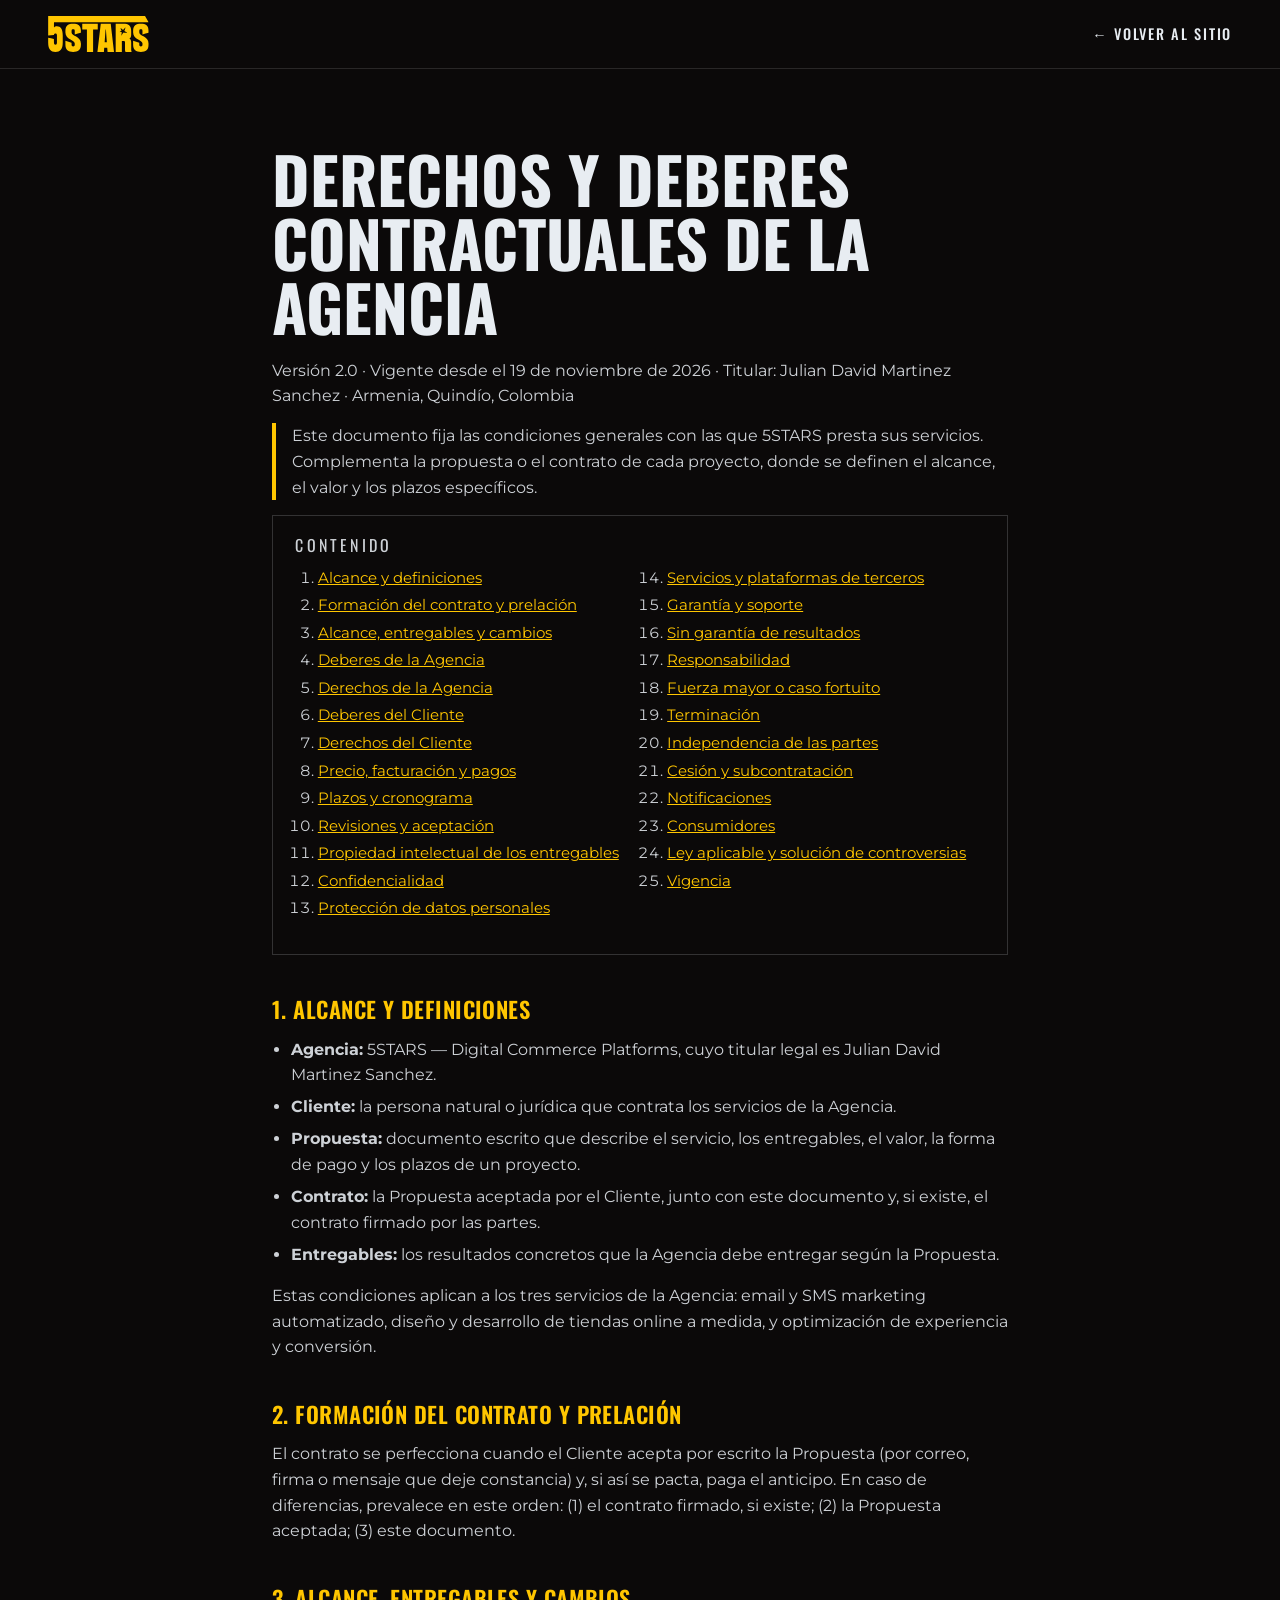
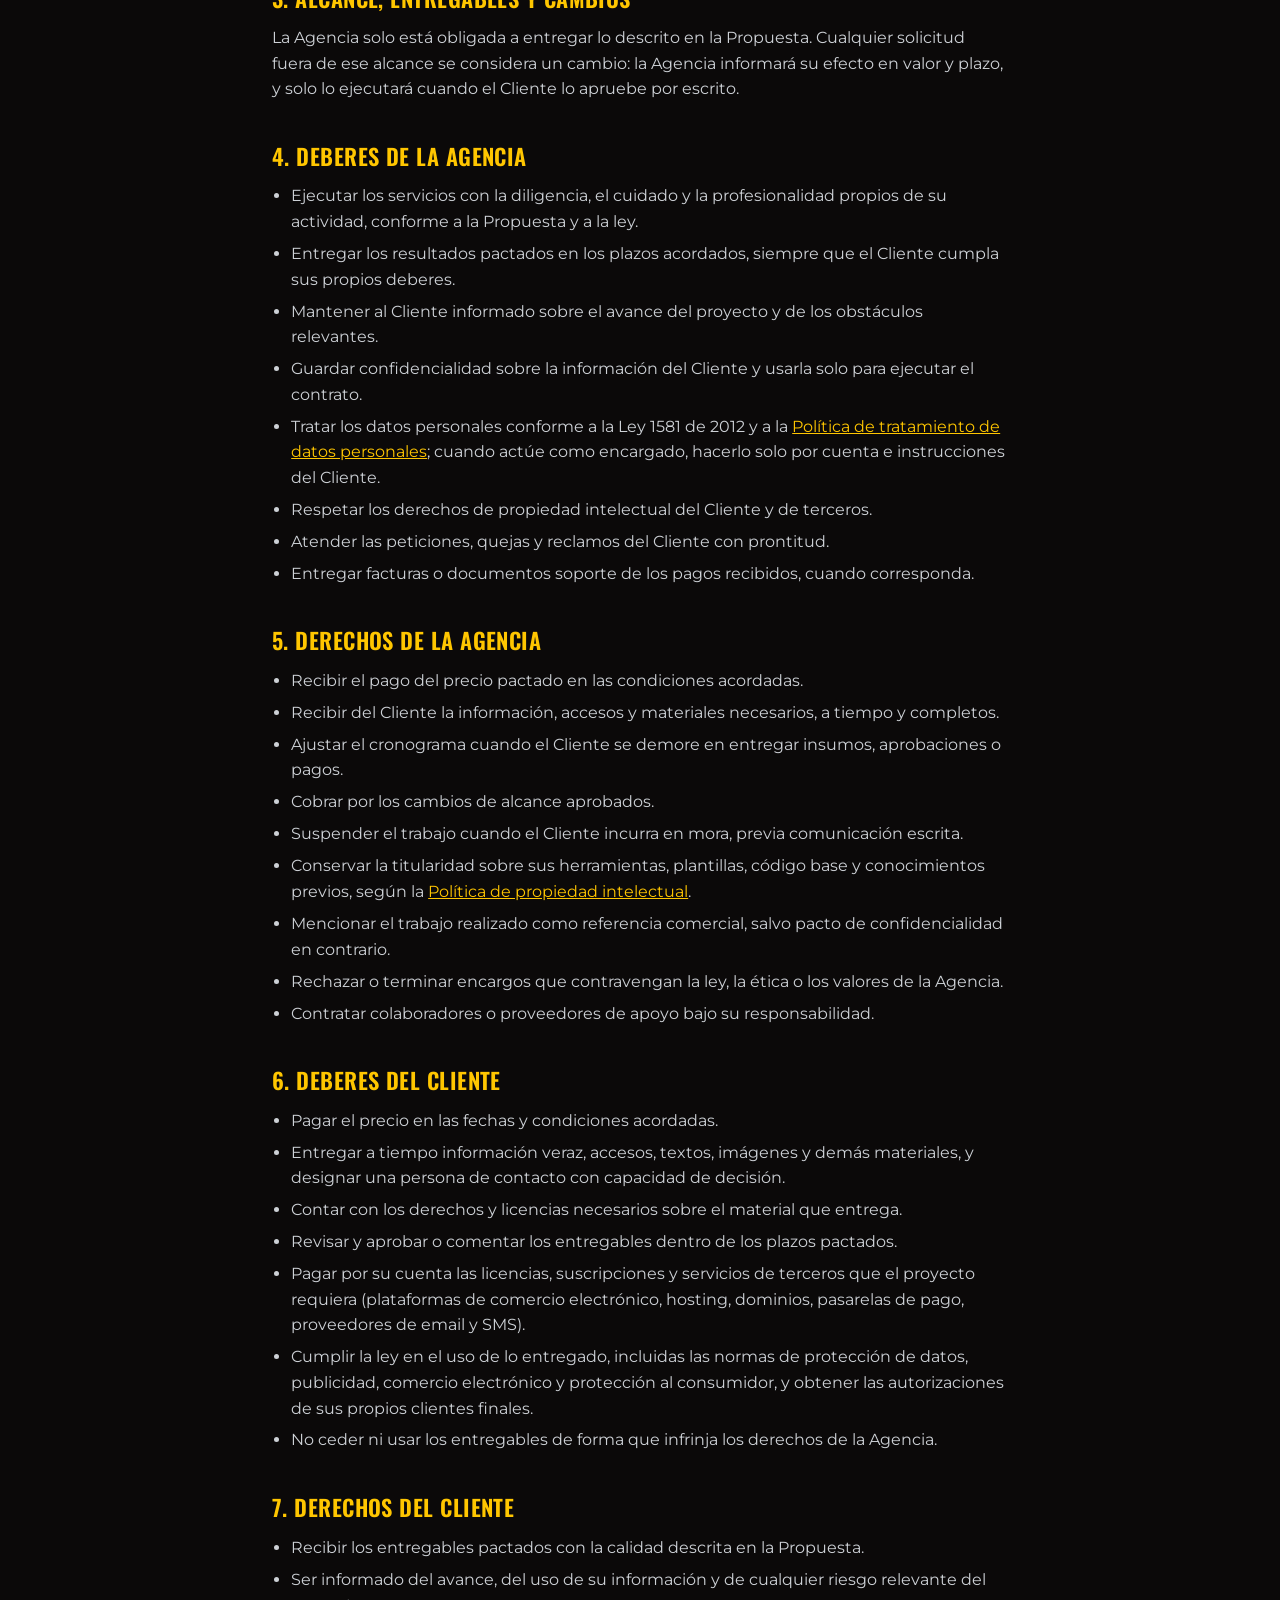
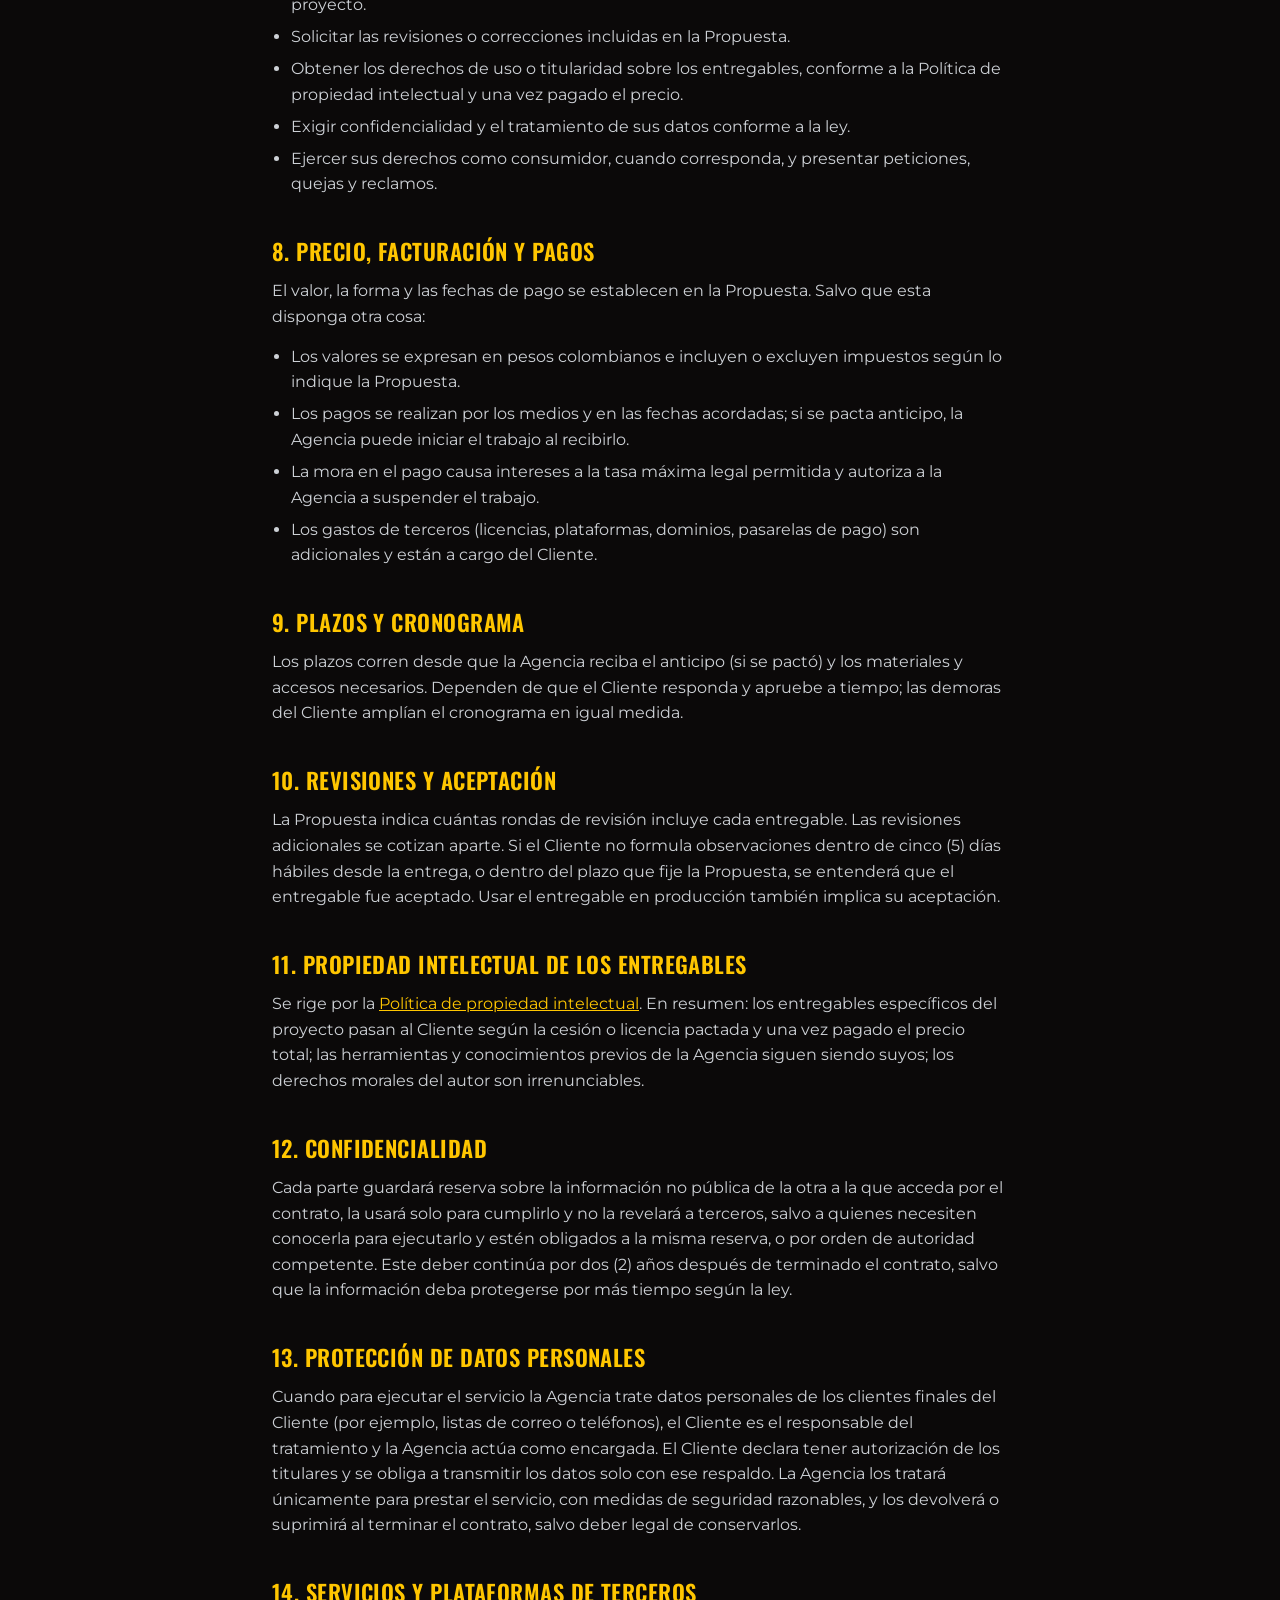
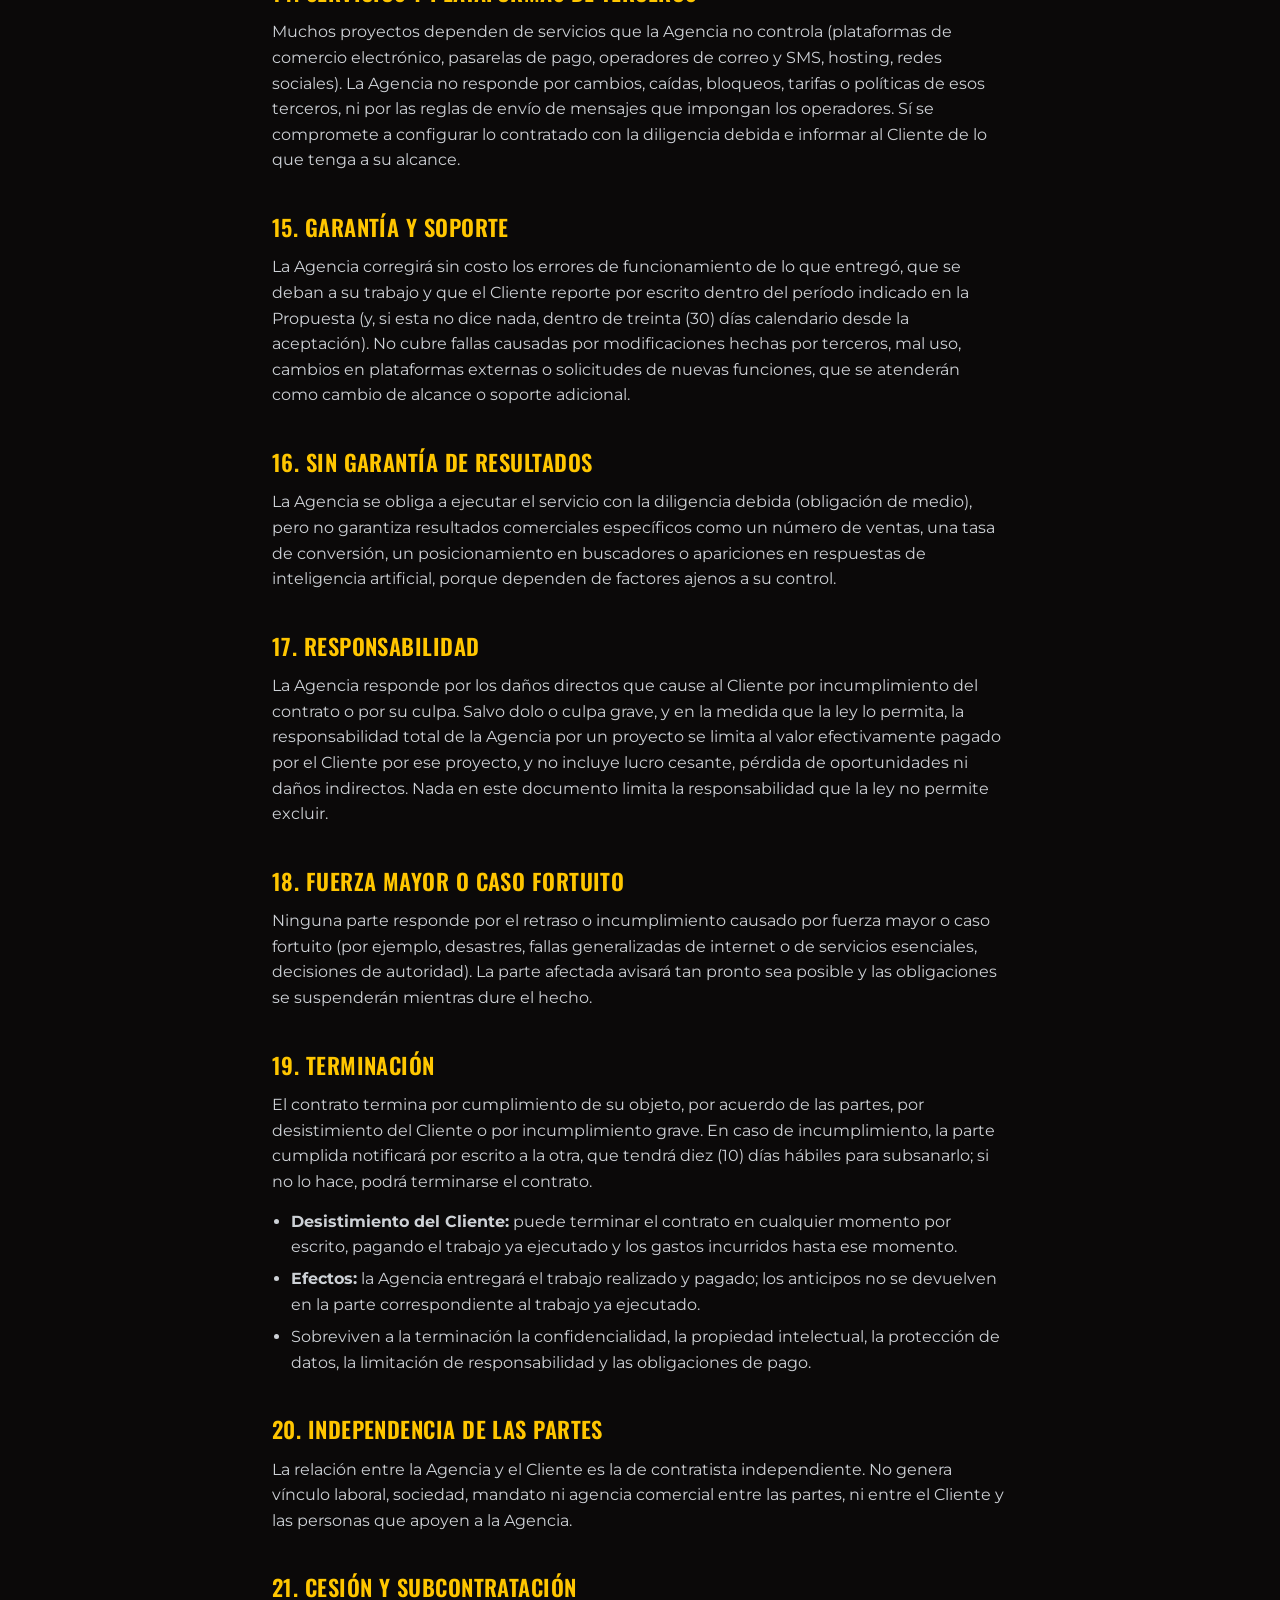
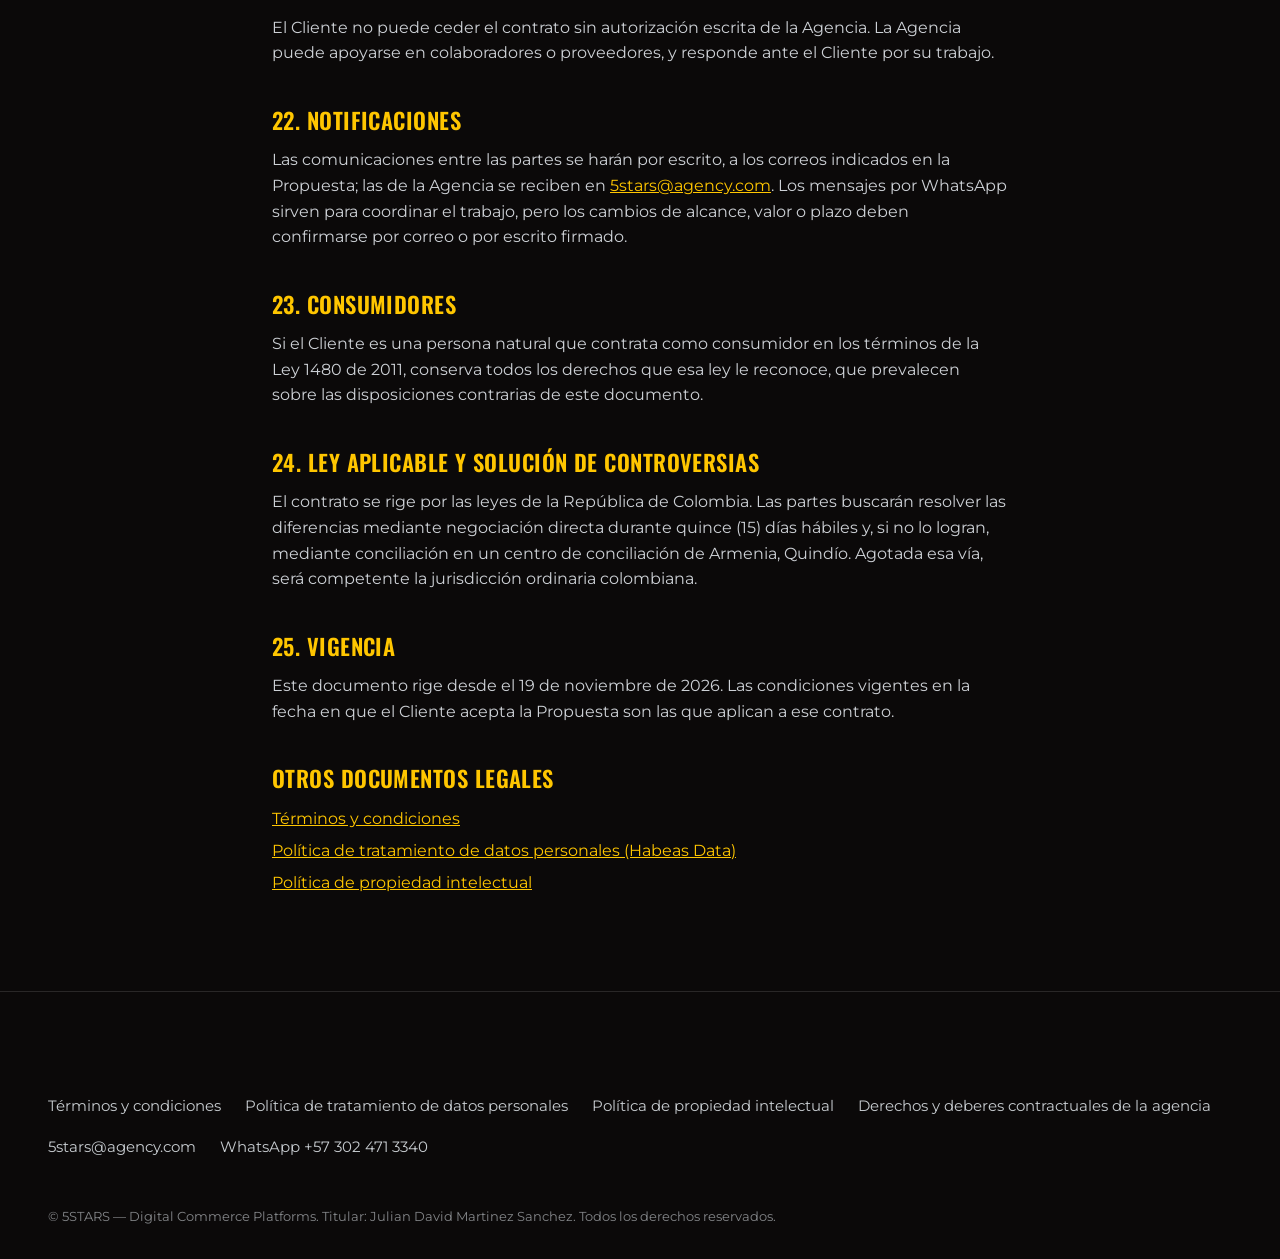
<file: derechos-y-deberes-contractuales.html>
<!doctype html>
<html lang="es">
<head>
  <meta charset="utf-8">
  <meta name="viewport" content="width=device-width, initial-scale=1">
  <meta name="theme-color" content="#0B0909">
  <title>Derechos y deberes contractuales de la agencia | 5STARS</title>
  <meta name="description" content="Condiciones generales de contratación de 5STARS: deberes y derechos de la agencia y del cliente, pagos, entregables, propiedad intelectual, garantía y terminación.">
  <meta name="robots" content="index, follow">
  <link rel="canonical" href="https://5starsagency.com/derechos-y-deberes-contractuales.html">
  <link rel="icon" type="image/svg+xml" href="assets/favicon.svg">
  <link rel="preconnect" href="https://fonts.googleapis.com">
  <link rel="preconnect" href="https://fonts.gstatic.com" crossorigin>
  <link href="https://fonts.googleapis.com/css2?family=Montserrat:wght@400;500;600;700;800&family=Oswald:wght@500;600;700&display=swap" rel="stylesheet">
  <link rel="stylesheet" href="css/styles.css">
</head>
<body class="legal-page">
  <svg width="0" height="0" style="position:absolute" aria-hidden="true" focusable="false"><symbol id="logo" viewBox="511 179 913 327"><path d="M 1390.820312 178.640625 L 1423.433594 235.414062 C 1136.929688 235.351562 850.421875 235.285156 563.914062 235.222656 L 563.914062 284.398438 C 565.277344 282.515625 567.511719 279.863281 570.882812 277.507812 C 578.078125 272.484375 585.597656 272.105469 590.261719 272.105469 C 625.511719 272.105469 643.667969 298.660156 643.667969 357.183594 L 643.667969 420.128906 C 643.667969 484.058594 618.746094 505.699219 577.445312 505.699219 C 536.144531 505.699219 511.21875 484.058594 511.21875 420.128906 L 511.21875 376.359375 C 528.613281 380.027344 546.007812 383.695312 563.398438 387.363281 C 563.570312 398.285156 563.742188 409.207031 563.914062 420.128906 C 563.914062 435.375 568.898438 439.800781 577.445312 439.800781 C 585.988281 439.800781 590.972656 435.375 590.972656 420.128906 L 590.972656 357.183594 C 590.972656 341.9375 585.988281 337.511719 577.445312 337.511719 C 576.1875 337.511719 572.734375 337.570312 569.457031 339.769531 C 563.980469 343.441406 563.457031 350.101562 563.398438 351.023438 C 546.007812 353.074219 528.613281 355.128906 511.21875 357.183594 L 511.21875 178.640625 Z M 1390.820312 178.640625 M 808.765625 314.957031 C 808.664062 320.457031 808.5625 325.957031 808.457031 331.453125 C 789.878906 336.59375 771.300781 341.734375 752.722656 346.871094 L 752.722656 314.957031 C 752.722656 303.453125 747.421875 300.117188 738.335938 300.117188 C 729.246094 300.117188 723.945312 303.453125 723.945312 314.957031 L 723.945312 328.316406 C 723.945312 362.085938 808.765625 360.601562 808.765625 427.769531 L 808.765625 441.128906 C 808.765625 489.371094 782.257812 505.699219 738.335938 505.699219 C 694.410156 505.699219 667.902344 489.371094 667.902344 441.128906 C 667.855469 428.796875 667.808594 416.464844 667.757812 404.132812 C 686.394531 410.035156 705.03125 415.9375 723.664062 421.835938 C 723.757812 428.265625 723.851562 434.699219 723.945312 441.128906 C 723.945312 452.632812 729.246094 455.972656 738.335938 455.972656 C 747.421875 455.972656 752.722656 452.632812 752.722656 441.128906 L 752.722656 427.769531 C 752.722656 397.339844 667.902344 392.144531 667.902344 328.316406 L 667.902344 314.957031 C 667.902344 266.71875 694.410156 250.390625 738.335938 250.390625 C 782.257812 250.390625 808.765625 266.71875 808.765625 314.957031 M 961.738281 250.390625 L 961.738281 300.699219 L 919.328125 300.699219 L 919.328125 505.699219 L 863.285156 505.699219 L 863.285156 300.699219 L 820.875 300.699219 L 820.875 250.390625 Z M 961.738281 250.390625 M 1024.214844 416.339844 L 1044.285156 416.339844 L 1035.574219 301.453125 L 1032.546875 301.453125 Z M 1023.457031 250.390625 L 1079.5 250.390625 L 1109.414062 505.699219 L 1050.722656 505.699219 L 1047.691406 466.273438 L 1020.429688 466.273438 L 1017.777344 505.699219 L 958.707031 505.699219 L 989 250.390625 Z M 1023.457031 250.390625 M 1211.734375 331.941406 C 1204.871094 332.316406 1199.589844 330.261719 1197.019531 329.054688 C 1193.90625 331.910156 1190.203125 335.847656 1186.714844 341.039062 C 1182.308594 347.601562 1179.820312 353.828125 1178.375 358.476562 C 1177.40625 354.488281 1176.386719 348.027344 1177.617188 340.28125 C 1178.4375 335.105469 1180.015625 330.910156 1181.441406 327.878906 C 1179.605469 326.867188 1176.75 325.597656 1173.070312 325.117188 C 1166.640625 324.273438 1161.589844 326.34375 1159.421875 327.390625 C 1160.972656 324.71875 1164 320.351562 1169.277344 316.777344 C 1172.417969 314.648438 1175.429688 313.425781 1177.746094 312.703125 C 1175.980469 310.257812 1173.886719 306.808594 1172.308594 302.371094 C 1169.867188 295.5 1169.785156 289.425781 1170.035156 285.691406 C 1172.085938 288.871094 1175.242188 293.027344 1179.890625 297.0625 C 1183.953125 300.585938 1187.914062 302.941406 1191.039062 304.496094 C 1194.003906 302.191406 1197.160156 299.476562 1200.363281 296.304688 C 1205.421875 291.292969 1209.402344 286.328125 1212.492188 281.898438 C 1212.324219 286.082031 1211.746094 291.273438 1210.21875 297.0625 C 1208.265625 304.472656 1205.414062 310.371094 1202.949219 314.605469 C 1205.722656 316.742188 1209.40625 319.183594 1214.011719 321.324219 C 1219.515625 323.886719 1224.550781 325.183594 1228.414062 325.875 C 1226.136719 327.566406 1220.238281 331.476562 1211.734375 331.941406 M 1265.421875 481.667969 L 1265.421875 420.84375 C 1265.421875 399.820312 1259.742188 388.929688 1248.761719 383.675781 C 1259.742188 378.417969 1265.421875 367.90625 1265.421875 346.128906 L 1265.421875 315.71875 C 1265.421875 266.910156 1238.914062 250.390625 1194.988281 250.390625 L 1124.558594 250.390625 L 1124.558594 505.699219 L 1180.601562 505.699219 L 1180.601562 405.828125 L 1194.988281 405.828125 C 1204.078125 405.828125 1209.378906 408.832031 1209.378906 420.84375 L 1209.378906 482.417969 C 1209.378906 495.5625 1209.757812 505.699219 1218.089844 505.699219 L 1269.585938 505.699219 C 1267.316406 500.816406 1265.421875 493.683594 1265.421875 481.667969 M 1423.777344 314.679688 C 1423.675781 320.179688 1423.570312 325.679688 1423.46875 331.175781 C 1404.890625 336.316406 1386.3125 341.453125 1367.734375 346.59375 L 1367.734375 314.679688 C 1367.734375 303.175781 1362.433594 299.835938 1353.34375 299.835938 C 1344.257812 299.835938 1338.957031 303.175781 1338.957031 314.679688 L 1338.957031 328.039062 C 1338.957031 361.808594 1423.777344 360.324219 1423.777344 427.492188 L 1423.777344 440.851562 C 1423.777344 489.09375 1397.269531 505.421875 1353.34375 505.421875 C 1309.421875 505.421875 1282.914062 489.09375 1282.914062 440.851562 C 1282.867188 428.519531 1282.816406 416.1875 1282.769531 403.855469 C 1301.40625 409.757812 1320.039062 415.660156 1338.675781 421.558594 L 1338.957031 440.851562 C 1338.957031 452.355469 1344.257812 455.695312 1353.34375 455.695312 C 1362.433594 455.695312 1367.734375 452.355469 1367.734375 440.851562 L 1367.734375 427.492188 C 1367.734375 397.0625 1282.914062 391.867188 1282.914062 328.039062 L 1282.914062 314.679688 C 1282.914062 266.4375 1309.421875 250.113281 1353.34375 250.113281 C 1397.269531 250.113281 1423.777344 266.4375 1423.777344 314.679688"/></symbol></svg>
  <a class="skip" href="#contenido">Saltar al contenido</a>
  <header class="legal-bar"><div class="wrap">
    <a href="index.html" aria-label="5STARS — volver al inicio"><svg class="logo" aria-hidden="true"><use href="#logo"/></svg></a>
    <a class="back" href="index.html">← VOLVER AL SITIO</a>
  </div></header>
  <main id="contenido" class="legal">
    <h1>Derechos y deberes contractuales de la agencia</h1>
    <p class="legal-meta">Versión 2.0 · Vigente desde el 19 de noviembre de 2026 · Titular: Julian David Martinez Sanchez · Armenia, Quindío, Colombia</p>
    <p class="legal-intro">Este documento fija las condiciones generales con las que 5STARS presta sus servicios. Complementa la propuesta o el contrato de cada proyecto, donde se definen el alcance, el valor y los plazos específicos.</p>
    <nav class="legal-toc" aria-label="Contenido de este documento">
      <p class="legal-toc-h">CONTENIDO</p>
      <ol>
      <li><a href="#s1">Alcance y definiciones</a></li>
      <li><a href="#s2">Formación del contrato y prelación</a></li>
      <li><a href="#s3">Alcance, entregables y cambios</a></li>
      <li><a href="#s4">Deberes de la Agencia</a></li>
      <li><a href="#s5">Derechos de la Agencia</a></li>
      <li><a href="#s6">Deberes del Cliente</a></li>
      <li><a href="#s7">Derechos del Cliente</a></li>
      <li><a href="#s8">Precio, facturación y pagos</a></li>
      <li><a href="#s9">Plazos y cronograma</a></li>
      <li><a href="#s10">Revisiones y aceptación</a></li>
      <li><a href="#s11">Propiedad intelectual de los entregables</a></li>
      <li><a href="#s12">Confidencialidad</a></li>
      <li><a href="#s13">Protección de datos personales</a></li>
      <li><a href="#s14">Servicios y plataformas de terceros</a></li>
      <li><a href="#s15">Garantía y soporte</a></li>
      <li><a href="#s16">Sin garantía de resultados</a></li>
      <li><a href="#s17">Responsabilidad</a></li>
      <li><a href="#s18">Fuerza mayor o caso fortuito</a></li>
      <li><a href="#s19">Terminación</a></li>
      <li><a href="#s20">Independencia de las partes</a></li>
      <li><a href="#s21">Cesión y subcontratación</a></li>
      <li><a href="#s22">Notificaciones</a></li>
      <li><a href="#s23">Consumidores</a></li>
      <li><a href="#s24">Ley aplicable y solución de controversias</a></li>
      <li><a href="#s25">Vigencia</a></li>
      </ol>
    </nav>
    <h2 id="s1">1. Alcance y definiciones</h2>
    <ul>
      <li><b>Agencia:</b> 5STARS — Digital Commerce Platforms, cuyo titular legal es Julian David Martinez Sanchez.</li>
      <li><b>Cliente:</b> la persona natural o jurídica que contrata los servicios de la Agencia.</li>
      <li><b>Propuesta:</b> documento escrito que describe el servicio, los entregables, el valor, la forma de pago y los plazos de un proyecto.</li>
      <li><b>Contrato:</b> la Propuesta aceptada por el Cliente, junto con este documento y, si existe, el contrato firmado por las partes.</li>
      <li><b>Entregables:</b> los resultados concretos que la Agencia debe entregar según la Propuesta.</li>
    </ul>
    <p>Estas condiciones aplican a los tres servicios de la Agencia: email y SMS marketing automatizado, diseño y desarrollo de tiendas online a medida, y optimización de experiencia y conversión.</p>
    <h2 id="s2">2. Formación del contrato y prelación</h2>
    <p>El contrato se perfecciona cuando el Cliente acepta por escrito la Propuesta (por correo, firma o mensaje que deje constancia) y, si así se pacta, paga el anticipo. En caso de diferencias, prevalece en este orden: (1) el contrato firmado, si existe; (2) la Propuesta aceptada; (3) este documento.</p>
    <h2 id="s3">3. Alcance, entregables y cambios</h2>
    <p>La Agencia solo está obligada a entregar lo descrito en la Propuesta. Cualquier solicitud fuera de ese alcance se considera un cambio: la Agencia informará su efecto en valor y plazo, y solo lo ejecutará cuando el Cliente lo apruebe por escrito.</p>
    <h2 id="s4">4. Deberes de la Agencia</h2>
    <ul>
      <li>Ejecutar los servicios con la diligencia, el cuidado y la profesionalidad propios de su actividad, conforme a la Propuesta y a la ley.</li>
      <li>Entregar los resultados pactados en los plazos acordados, siempre que el Cliente cumpla sus propios deberes.</li>
      <li>Mantener al Cliente informado sobre el avance del proyecto y de los obstáculos relevantes.</li>
      <li>Guardar confidencialidad sobre la información del Cliente y usarla solo para ejecutar el contrato.</li>
      <li>Tratar los datos personales conforme a la Ley 1581 de 2012 y a la <a href="privacidad.html">Política de tratamiento de datos personales</a>; cuando actúe como encargado, hacerlo solo por cuenta e instrucciones del Cliente.</li>
      <li>Respetar los derechos de propiedad intelectual del Cliente y de terceros.</li>
      <li>Atender las peticiones, quejas y reclamos del Cliente con prontitud.</li>
      <li>Entregar facturas o documentos soporte de los pagos recibidos, cuando corresponda.</li>
    </ul>
    <h2 id="s5">5. Derechos de la Agencia</h2>
    <ul>
      <li>Recibir el pago del precio pactado en las condiciones acordadas.</li>
      <li>Recibir del Cliente la información, accesos y materiales necesarios, a tiempo y completos.</li>
      <li>Ajustar el cronograma cuando el Cliente se demore en entregar insumos, aprobaciones o pagos.</li>
      <li>Cobrar por los cambios de alcance aprobados.</li>
      <li>Suspender el trabajo cuando el Cliente incurra en mora, previa comunicación escrita.</li>
      <li>Conservar la titularidad sobre sus herramientas, plantillas, código base y conocimientos previos, según la <a href="propiedad-intelectual.html">Política de propiedad intelectual</a>.</li>
      <li>Mencionar el trabajo realizado como referencia comercial, salvo pacto de confidencialidad en contrario.</li>
      <li>Rechazar o terminar encargos que contravengan la ley, la ética o los valores de la Agencia.</li>
      <li>Contratar colaboradores o proveedores de apoyo bajo su responsabilidad.</li>
    </ul>
    <h2 id="s6">6. Deberes del Cliente</h2>
    <ul>
      <li>Pagar el precio en las fechas y condiciones acordadas.</li>
      <li>Entregar a tiempo información veraz, accesos, textos, imágenes y demás materiales, y designar una persona de contacto con capacidad de decisión.</li>
      <li>Contar con los derechos y licencias necesarios sobre el material que entrega.</li>
      <li>Revisar y aprobar o comentar los entregables dentro de los plazos pactados.</li>
      <li>Pagar por su cuenta las licencias, suscripciones y servicios de terceros que el proyecto requiera (plataformas de comercio electrónico, hosting, dominios, pasarelas de pago, proveedores de email y SMS).</li>
      <li>Cumplir la ley en el uso de lo entregado, incluidas las normas de protección de datos, publicidad, comercio electrónico y protección al consumidor, y obtener las autorizaciones de sus propios clientes finales.</li>
      <li>No ceder ni usar los entregables de forma que infrinja los derechos de la Agencia.</li>
    </ul>
    <h2 id="s7">7. Derechos del Cliente</h2>
    <ul>
      <li>Recibir los entregables pactados con la calidad descrita en la Propuesta.</li>
      <li>Ser informado del avance, del uso de su información y de cualquier riesgo relevante del proyecto.</li>
      <li>Solicitar las revisiones o correcciones incluidas en la Propuesta.</li>
      <li>Obtener los derechos de uso o titularidad sobre los entregables, conforme a la Política de propiedad intelectual y una vez pagado el precio.</li>
      <li>Exigir confidencialidad y el tratamiento de sus datos conforme a la ley.</li>
      <li>Ejercer sus derechos como consumidor, cuando corresponda, y presentar peticiones, quejas y reclamos.</li>
    </ul>
    <h2 id="s8">8. Precio, facturación y pagos</h2>
    <p>El valor, la forma y las fechas de pago se establecen en la Propuesta. Salvo que esta disponga otra cosa:</p>
    <ul>
      <li>Los valores se expresan en pesos colombianos e incluyen o excluyen impuestos según lo indique la Propuesta.</li>
      <li>Los pagos se realizan por los medios y en las fechas acordadas; si se pacta anticipo, la Agencia puede iniciar el trabajo al recibirlo.</li>
      <li>La mora en el pago causa intereses a la tasa máxima legal permitida y autoriza a la Agencia a suspender el trabajo.</li>
      <li>Los gastos de terceros (licencias, plataformas, dominios, pasarelas de pago) son adicionales y están a cargo del Cliente.</li>
    </ul>
    <h2 id="s9">9. Plazos y cronograma</h2>
    <p>Los plazos corren desde que la Agencia reciba el anticipo (si se pactó) y los materiales y accesos necesarios. Dependen de que el Cliente responda y apruebe a tiempo; las demoras del Cliente amplían el cronograma en igual medida.</p>
    <h2 id="s10">10. Revisiones y aceptación</h2>
    <p>La Propuesta indica cuántas rondas de revisión incluye cada entregable. Las revisiones adicionales se cotizan aparte. Si el Cliente no formula observaciones dentro de cinco (5) días hábiles desde la entrega, o dentro del plazo que fije la Propuesta, se entenderá que el entregable fue aceptado. Usar el entregable en producción también implica su aceptación.</p>
    <h2 id="s11">11. Propiedad intelectual de los entregables</h2>
    <p>Se rige por la <a href="propiedad-intelectual.html">Política de propiedad intelectual</a>. En resumen: los entregables específicos del proyecto pasan al Cliente según la cesión o licencia pactada y una vez pagado el precio total; las herramientas y conocimientos previos de la Agencia siguen siendo suyos; los derechos morales del autor son irrenunciables.</p>
    <h2 id="s12">12. Confidencialidad</h2>
    <p>Cada parte guardará reserva sobre la información no pública de la otra a la que acceda por el contrato, la usará solo para cumplirlo y no la revelará a terceros, salvo a quienes necesiten conocerla para ejecutarlo y estén obligados a la misma reserva, o por orden de autoridad competente. Este deber continúa por dos (2) años después de terminado el contrato, salvo que la información deba protegerse por más tiempo según la ley.</p>
    <h2 id="s13">13. Protección de datos personales</h2>
    <p>Cuando para ejecutar el servicio la Agencia trate datos personales de los clientes finales del Cliente (por ejemplo, listas de correo o teléfonos), el Cliente es el responsable del tratamiento y la Agencia actúa como encargada. El Cliente declara tener autorización de los titulares y se obliga a transmitir los datos solo con ese respaldo. La Agencia los tratará únicamente para prestar el servicio, con medidas de seguridad razonables, y los devolverá o suprimirá al terminar el contrato, salvo deber legal de conservarlos.</p>
    <h2 id="s14">14. Servicios y plataformas de terceros</h2>
    <p>Muchos proyectos dependen de servicios que la Agencia no controla (plataformas de comercio electrónico, pasarelas de pago, operadores de correo y SMS, hosting, redes sociales). La Agencia no responde por cambios, caídas, bloqueos, tarifas o políticas de esos terceros, ni por las reglas de envío de mensajes que impongan los operadores. Sí se compromete a configurar lo contratado con la diligencia debida e informar al Cliente de lo que tenga a su alcance.</p>
    <h2 id="s15">15. Garantía y soporte</h2>
    <p>La Agencia corregirá sin costo los errores de funcionamiento de lo que entregó, que se deban a su trabajo y que el Cliente reporte por escrito dentro del período indicado en la Propuesta (y, si esta no dice nada, dentro de treinta (30) días calendario desde la aceptación). No cubre fallas causadas por modificaciones hechas por terceros, mal uso, cambios en plataformas externas o solicitudes de nuevas funciones, que se atenderán como cambio de alcance o soporte adicional.</p>
    <h2 id="s16">16. Sin garantía de resultados</h2>
    <p>La Agencia se obliga a ejecutar el servicio con la diligencia debida (obligación de medio), pero no garantiza resultados comerciales específicos como un número de ventas, una tasa de conversión, un posicionamiento en buscadores o apariciones en respuestas de inteligencia artificial, porque dependen de factores ajenos a su control.</p>
    <h2 id="s17">17. Responsabilidad</h2>
    <p>La Agencia responde por los daños directos que cause al Cliente por incumplimiento del contrato o por su culpa. Salvo dolo o culpa grave, y en la medida que la ley lo permita, la responsabilidad total de la Agencia por un proyecto se limita al valor efectivamente pagado por el Cliente por ese proyecto, y no incluye lucro cesante, pérdida de oportunidades ni daños indirectos. Nada en este documento limita la responsabilidad que la ley no permite excluir.</p>
    <h2 id="s18">18. Fuerza mayor o caso fortuito</h2>
    <p>Ninguna parte responde por el retraso o incumplimiento causado por fuerza mayor o caso fortuito (por ejemplo, desastres, fallas generalizadas de internet o de servicios esenciales, decisiones de autoridad). La parte afectada avisará tan pronto sea posible y las obligaciones se suspenderán mientras dure el hecho.</p>
    <h2 id="s19">19. Terminación</h2>
    <p>El contrato termina por cumplimiento de su objeto, por acuerdo de las partes, por desistimiento del Cliente o por incumplimiento grave. En caso de incumplimiento, la parte cumplida notificará por escrito a la otra, que tendrá diez (10) días hábiles para subsanarlo; si no lo hace, podrá terminarse el contrato.</p>
    <ul>
      <li><b>Desistimiento del Cliente:</b> puede terminar el contrato en cualquier momento por escrito, pagando el trabajo ya ejecutado y los gastos incurridos hasta ese momento.</li>
      <li><b>Efectos:</b> la Agencia entregará el trabajo realizado y pagado; los anticipos no se devuelven en la parte correspondiente al trabajo ya ejecutado.</li>
      <li>Sobreviven a la terminación la confidencialidad, la propiedad intelectual, la protección de datos, la limitación de responsabilidad y las obligaciones de pago.</li>
    </ul>
    <h2 id="s20">20. Independencia de las partes</h2>
    <p>La relación entre la Agencia y el Cliente es la de contratista independiente. No genera vínculo laboral, sociedad, mandato ni agencia comercial entre las partes, ni entre el Cliente y las personas que apoyen a la Agencia.</p>
    <h2 id="s21">21. Cesión y subcontratación</h2>
    <p>El Cliente no puede ceder el contrato sin autorización escrita de la Agencia. La Agencia puede apoyarse en colaboradores o proveedores, y responde ante el Cliente por su trabajo.</p>
    <h2 id="s22">22. Notificaciones</h2>
    <p>Las comunicaciones entre las partes se harán por escrito, a los correos indicados en la Propuesta; las de la Agencia se reciben en <a href="mailto:5stars@agency.com">5stars@agency.com</a>. Los mensajes por WhatsApp sirven para coordinar el trabajo, pero los cambios de alcance, valor o plazo deben confirmarse por correo o por escrito firmado.</p>
    <h2 id="s23">23. Consumidores</h2>
    <p>Si el Cliente es una persona natural que contrata como consumidor en los términos de la Ley 1480 de 2011, conserva todos los derechos que esa ley le reconoce, que prevalecen sobre las disposiciones contrarias de este documento.</p>
    <h2 id="s24">24. Ley aplicable y solución de controversias</h2>
    <p>El contrato se rige por las leyes de la República de Colombia. Las partes buscarán resolver las diferencias mediante negociación directa durante quince (15) días hábiles y, si no lo logran, mediante conciliación en un centro de conciliación de Armenia, Quindío. Agotada esa vía, será competente la jurisdicción ordinaria colombiana.</p>
    <h2 id="s25">25. Vigencia</h2>
    <p>Este documento rige desde el 19 de noviembre de 2026. Las condiciones vigentes en la fecha en que el Cliente acepta la Propuesta son las que aplican a ese contrato.</p>
    <h2>Otros documentos legales</h2>
    <ul class="legal-links">
      <li><a href="terminos.html">Términos y condiciones</a></li>
      <li><a href="privacidad.html">Política de tratamiento de datos personales (Habeas Data)</a></li>
      <li><a href="propiedad-intelectual.html">Política de propiedad intelectual</a></li>
    </ul>
  </main>
  <footer class="site-footer"><div class="wrap">
    <ul style="display:flex;flex-wrap:wrap;gap:.5rem 1.5rem;padding-top:1.5rem">
      <li><a href="terminos.html">Términos y condiciones</a></li>
      <li><a href="privacidad.html">Política de tratamiento de datos personales</a></li>
      <li><a href="propiedad-intelectual.html">Política de propiedad intelectual</a></li>
      <li><a href="derechos-y-deberes-contractuales.html">Derechos y deberes contractuales de la agencia</a></li>
      <li><a href="mailto:5stars@agency.com">5stars@agency.com</a></li>
      <li><a href="https://wa.me/573024713340" target="_blank" rel="noopener noreferrer">WhatsApp +57 302 471 3340</a></li>
    </ul></div>
    <p class="foot-copy wrap">© 5STARS — Digital Commerce Platforms. Titular: Julian David Martinez Sanchez. Todos los derechos reservados.</p>
  </footer>
</body>
</html>
</file>
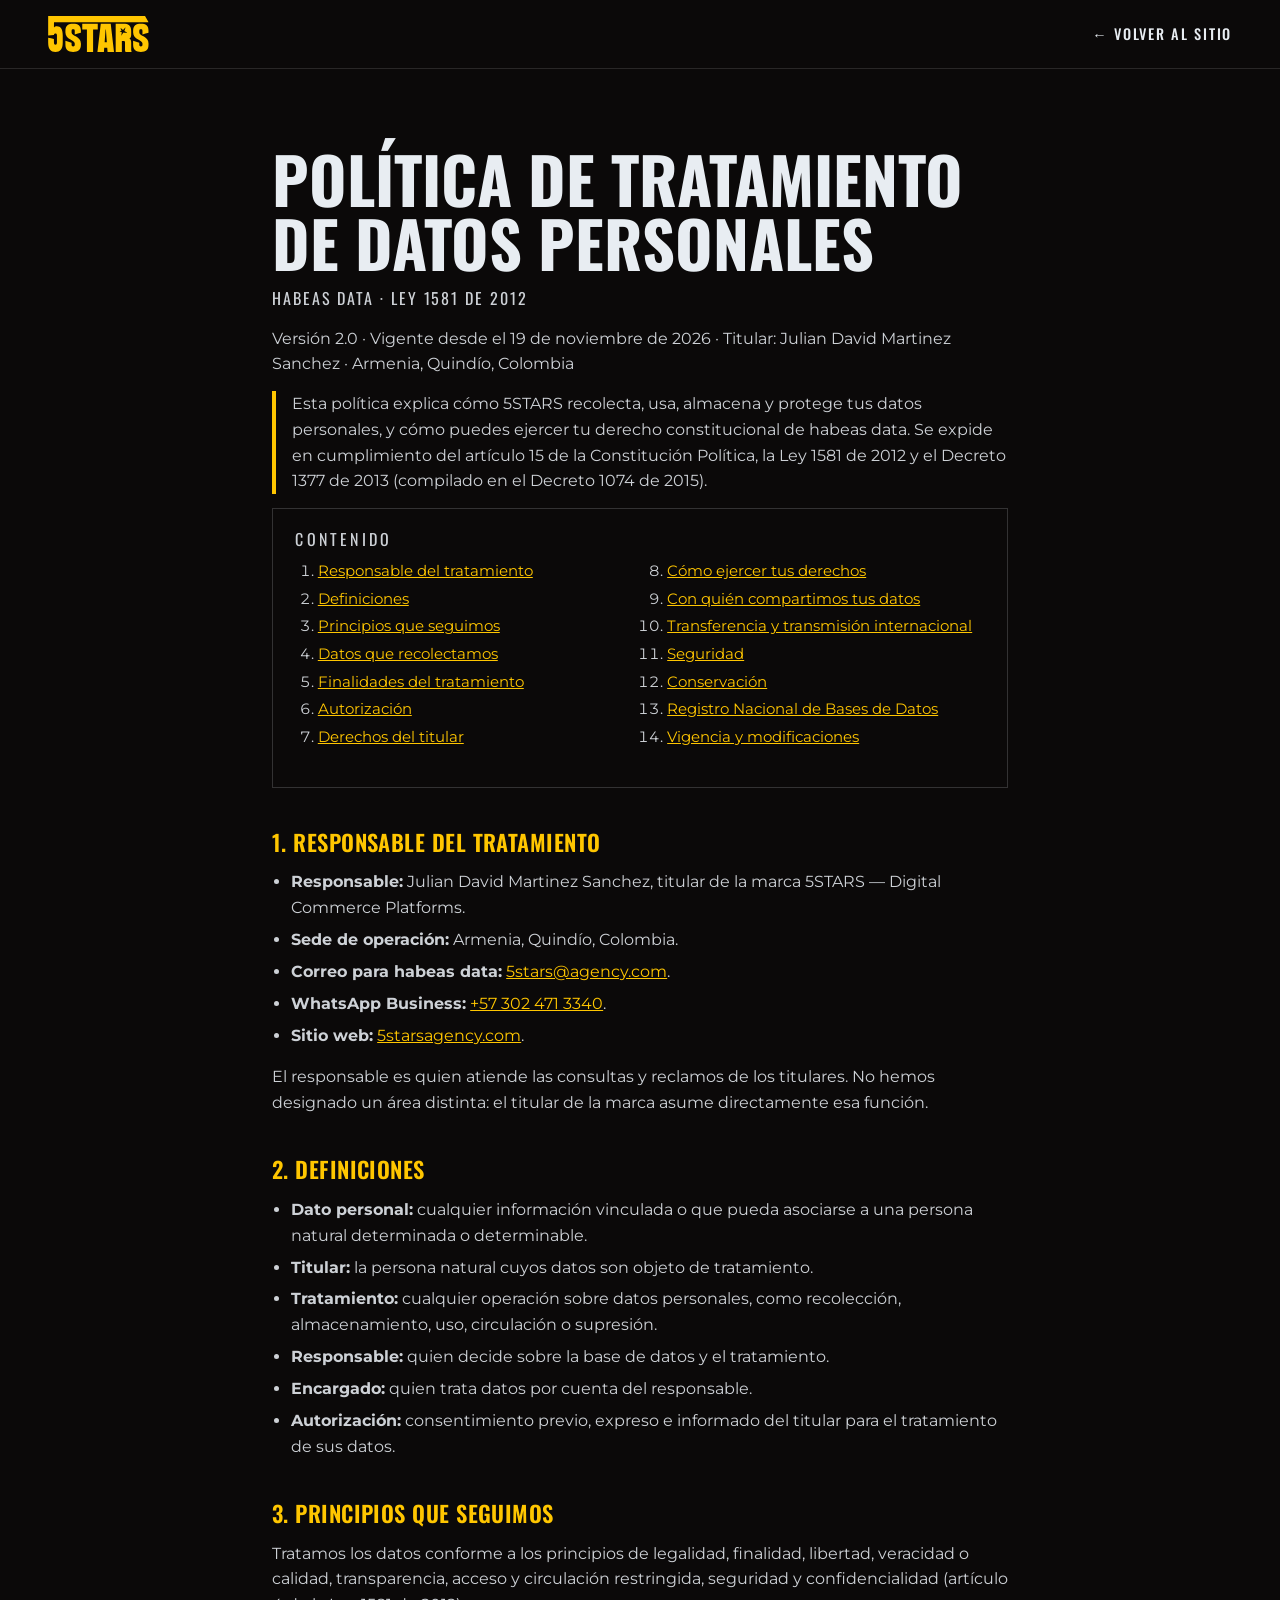
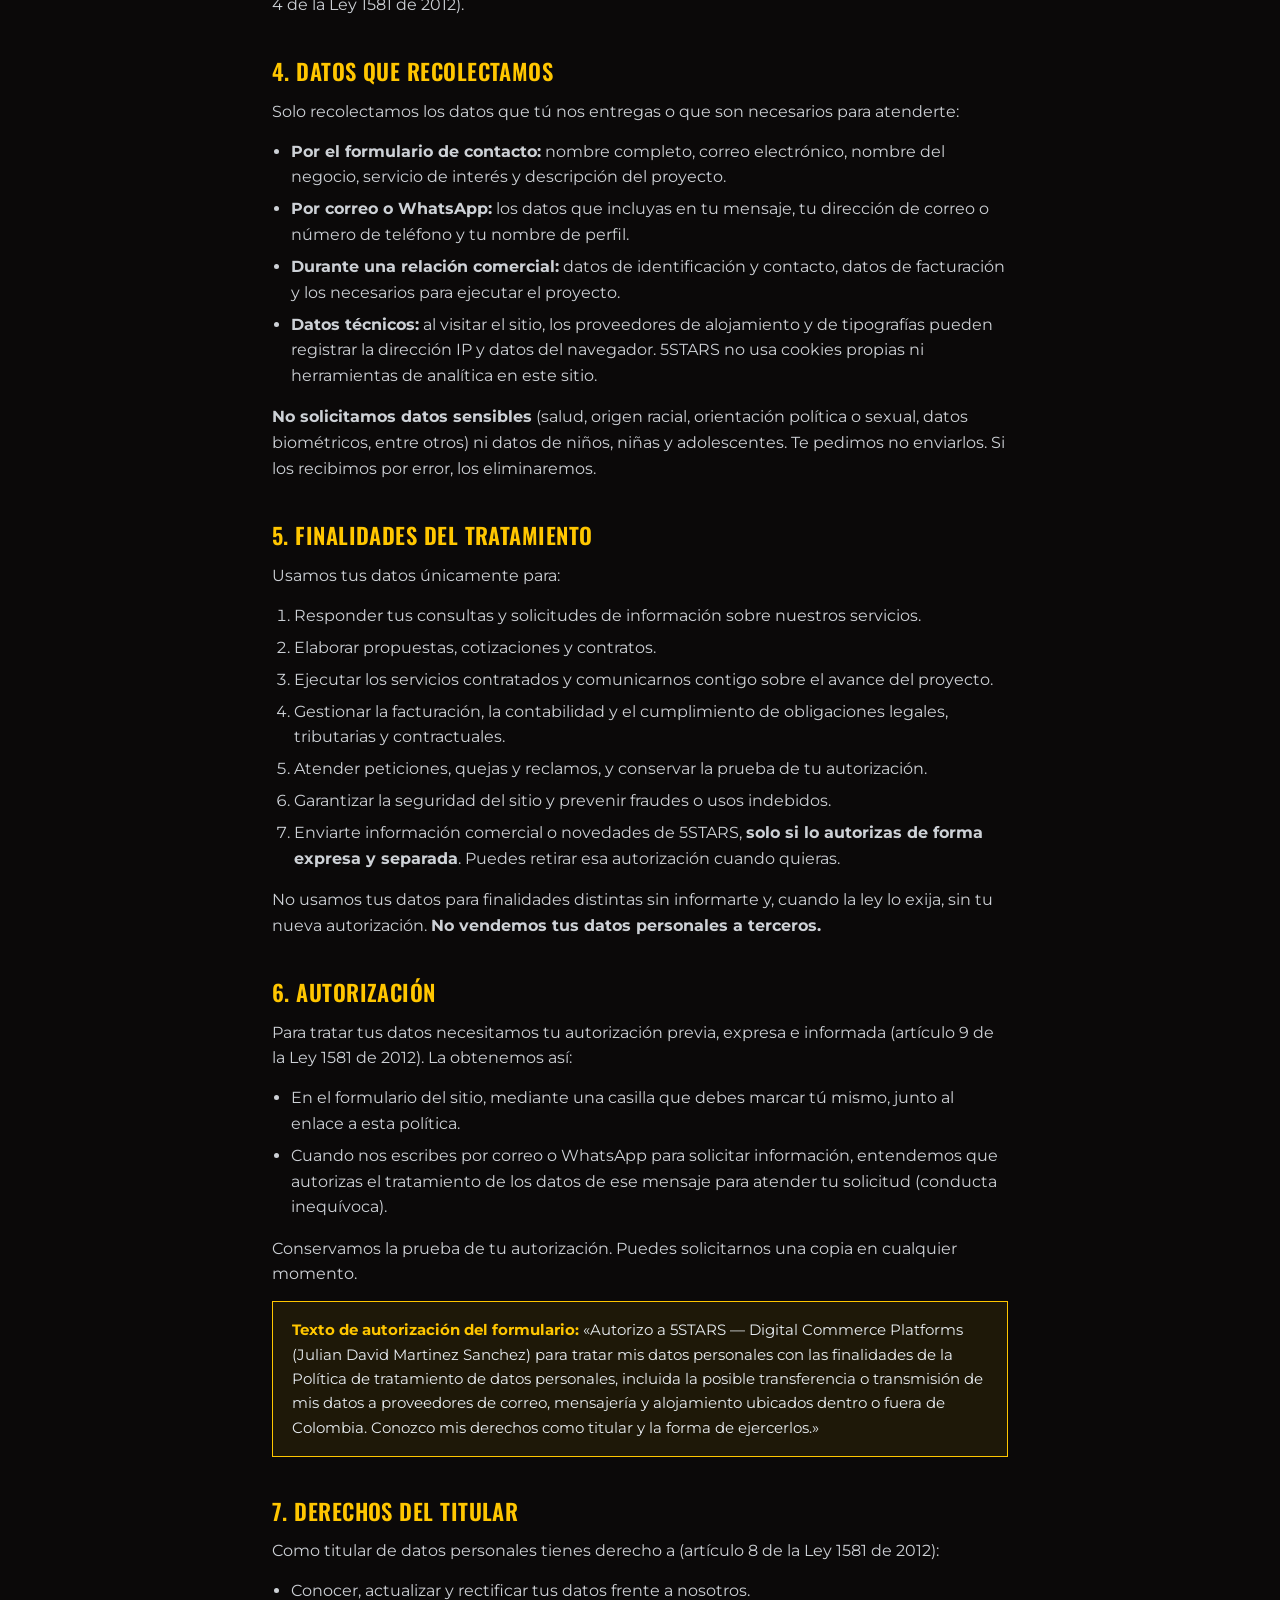
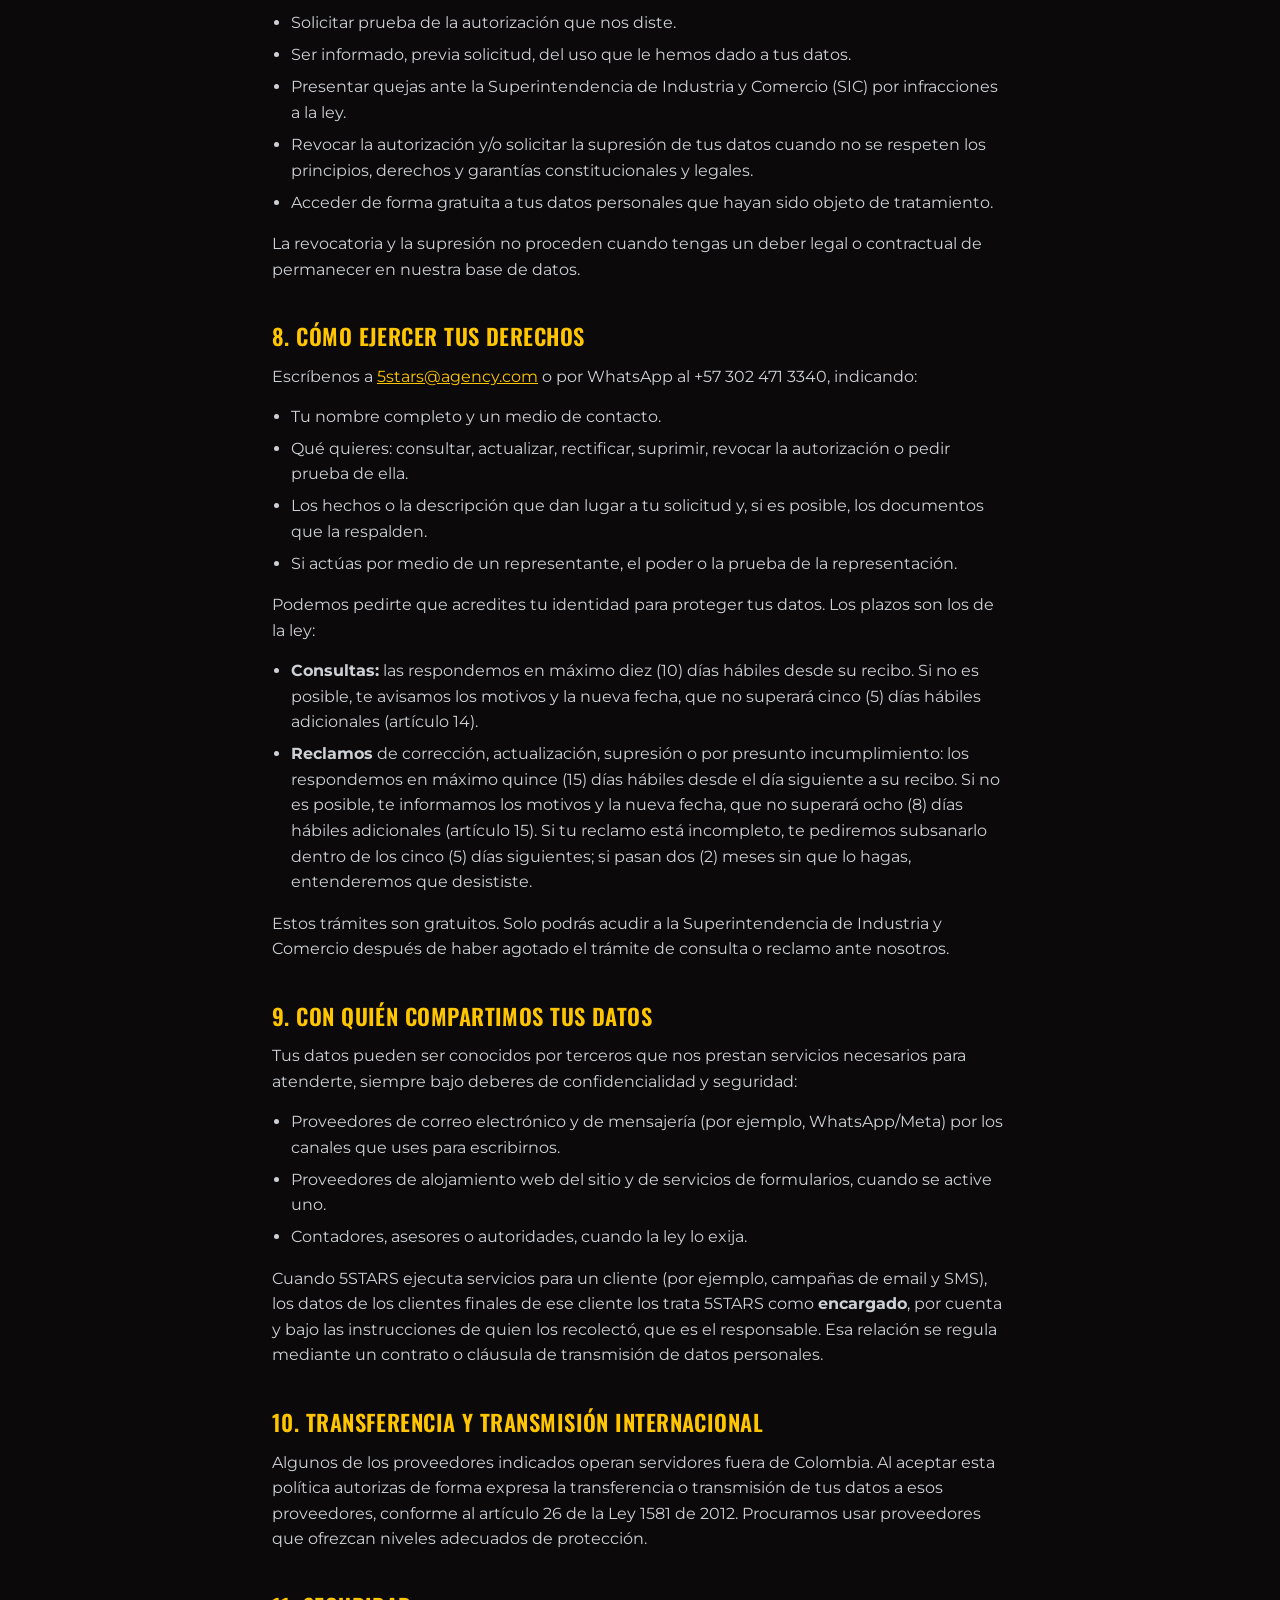
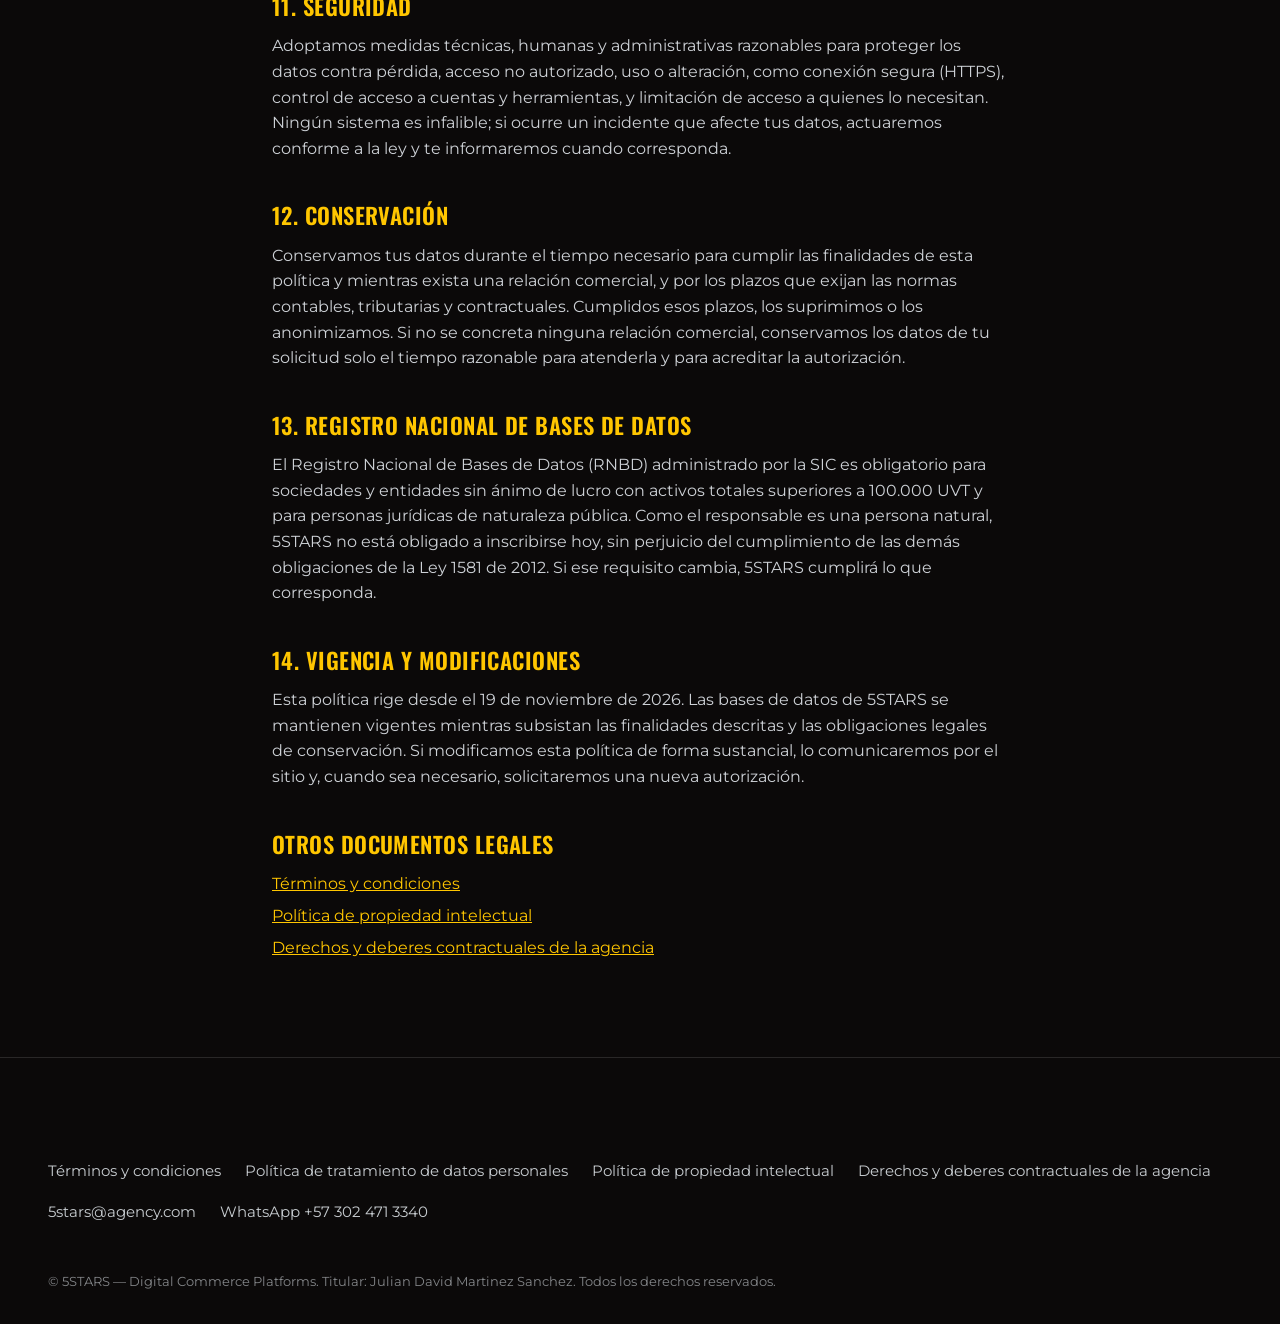
<file: privacidad.html>
<!doctype html>
<html lang="es">
<head>
  <meta charset="utf-8">
  <meta name="viewport" content="width=device-width, initial-scale=1">
  <meta name="theme-color" content="#0B0909">
  <title>Política de tratamiento de datos personales | 5STARS</title>
  <meta name="description" content="Política de tratamiento de datos personales (habeas data) de 5STARS conforme a la Ley 1581 de 2012: finalidades, derechos del titular y cómo ejercerlos.">
  <meta name="robots" content="index, follow">
  <link rel="canonical" href="https://5starsagency.com/privacidad.html">
  <link rel="icon" type="image/svg+xml" href="assets/favicon.svg">
  <link rel="preconnect" href="https://fonts.googleapis.com">
  <link rel="preconnect" href="https://fonts.gstatic.com" crossorigin>
  <link href="https://fonts.googleapis.com/css2?family=Montserrat:wght@400;500;600;700;800&family=Oswald:wght@500;600;700&display=swap" rel="stylesheet">
  <link rel="stylesheet" href="css/styles.css">
</head>
<body class="legal-page">
  <svg width="0" height="0" style="position:absolute" aria-hidden="true" focusable="false"><symbol id="logo" viewBox="511 179 913 327"><path d="M 1390.820312 178.640625 L 1423.433594 235.414062 C 1136.929688 235.351562 850.421875 235.285156 563.914062 235.222656 L 563.914062 284.398438 C 565.277344 282.515625 567.511719 279.863281 570.882812 277.507812 C 578.078125 272.484375 585.597656 272.105469 590.261719 272.105469 C 625.511719 272.105469 643.667969 298.660156 643.667969 357.183594 L 643.667969 420.128906 C 643.667969 484.058594 618.746094 505.699219 577.445312 505.699219 C 536.144531 505.699219 511.21875 484.058594 511.21875 420.128906 L 511.21875 376.359375 C 528.613281 380.027344 546.007812 383.695312 563.398438 387.363281 C 563.570312 398.285156 563.742188 409.207031 563.914062 420.128906 C 563.914062 435.375 568.898438 439.800781 577.445312 439.800781 C 585.988281 439.800781 590.972656 435.375 590.972656 420.128906 L 590.972656 357.183594 C 590.972656 341.9375 585.988281 337.511719 577.445312 337.511719 C 576.1875 337.511719 572.734375 337.570312 569.457031 339.769531 C 563.980469 343.441406 563.457031 350.101562 563.398438 351.023438 C 546.007812 353.074219 528.613281 355.128906 511.21875 357.183594 L 511.21875 178.640625 Z M 1390.820312 178.640625 M 808.765625 314.957031 C 808.664062 320.457031 808.5625 325.957031 808.457031 331.453125 C 789.878906 336.59375 771.300781 341.734375 752.722656 346.871094 L 752.722656 314.957031 C 752.722656 303.453125 747.421875 300.117188 738.335938 300.117188 C 729.246094 300.117188 723.945312 303.453125 723.945312 314.957031 L 723.945312 328.316406 C 723.945312 362.085938 808.765625 360.601562 808.765625 427.769531 L 808.765625 441.128906 C 808.765625 489.371094 782.257812 505.699219 738.335938 505.699219 C 694.410156 505.699219 667.902344 489.371094 667.902344 441.128906 C 667.855469 428.796875 667.808594 416.464844 667.757812 404.132812 C 686.394531 410.035156 705.03125 415.9375 723.664062 421.835938 C 723.757812 428.265625 723.851562 434.699219 723.945312 441.128906 C 723.945312 452.632812 729.246094 455.972656 738.335938 455.972656 C 747.421875 455.972656 752.722656 452.632812 752.722656 441.128906 L 752.722656 427.769531 C 752.722656 397.339844 667.902344 392.144531 667.902344 328.316406 L 667.902344 314.957031 C 667.902344 266.71875 694.410156 250.390625 738.335938 250.390625 C 782.257812 250.390625 808.765625 266.71875 808.765625 314.957031 M 961.738281 250.390625 L 961.738281 300.699219 L 919.328125 300.699219 L 919.328125 505.699219 L 863.285156 505.699219 L 863.285156 300.699219 L 820.875 300.699219 L 820.875 250.390625 Z M 961.738281 250.390625 M 1024.214844 416.339844 L 1044.285156 416.339844 L 1035.574219 301.453125 L 1032.546875 301.453125 Z M 1023.457031 250.390625 L 1079.5 250.390625 L 1109.414062 505.699219 L 1050.722656 505.699219 L 1047.691406 466.273438 L 1020.429688 466.273438 L 1017.777344 505.699219 L 958.707031 505.699219 L 989 250.390625 Z M 1023.457031 250.390625 M 1211.734375 331.941406 C 1204.871094 332.316406 1199.589844 330.261719 1197.019531 329.054688 C 1193.90625 331.910156 1190.203125 335.847656 1186.714844 341.039062 C 1182.308594 347.601562 1179.820312 353.828125 1178.375 358.476562 C 1177.40625 354.488281 1176.386719 348.027344 1177.617188 340.28125 C 1178.4375 335.105469 1180.015625 330.910156 1181.441406 327.878906 C 1179.605469 326.867188 1176.75 325.597656 1173.070312 325.117188 C 1166.640625 324.273438 1161.589844 326.34375 1159.421875 327.390625 C 1160.972656 324.71875 1164 320.351562 1169.277344 316.777344 C 1172.417969 314.648438 1175.429688 313.425781 1177.746094 312.703125 C 1175.980469 310.257812 1173.886719 306.808594 1172.308594 302.371094 C 1169.867188 295.5 1169.785156 289.425781 1170.035156 285.691406 C 1172.085938 288.871094 1175.242188 293.027344 1179.890625 297.0625 C 1183.953125 300.585938 1187.914062 302.941406 1191.039062 304.496094 C 1194.003906 302.191406 1197.160156 299.476562 1200.363281 296.304688 C 1205.421875 291.292969 1209.402344 286.328125 1212.492188 281.898438 C 1212.324219 286.082031 1211.746094 291.273438 1210.21875 297.0625 C 1208.265625 304.472656 1205.414062 310.371094 1202.949219 314.605469 C 1205.722656 316.742188 1209.40625 319.183594 1214.011719 321.324219 C 1219.515625 323.886719 1224.550781 325.183594 1228.414062 325.875 C 1226.136719 327.566406 1220.238281 331.476562 1211.734375 331.941406 M 1265.421875 481.667969 L 1265.421875 420.84375 C 1265.421875 399.820312 1259.742188 388.929688 1248.761719 383.675781 C 1259.742188 378.417969 1265.421875 367.90625 1265.421875 346.128906 L 1265.421875 315.71875 C 1265.421875 266.910156 1238.914062 250.390625 1194.988281 250.390625 L 1124.558594 250.390625 L 1124.558594 505.699219 L 1180.601562 505.699219 L 1180.601562 405.828125 L 1194.988281 405.828125 C 1204.078125 405.828125 1209.378906 408.832031 1209.378906 420.84375 L 1209.378906 482.417969 C 1209.378906 495.5625 1209.757812 505.699219 1218.089844 505.699219 L 1269.585938 505.699219 C 1267.316406 500.816406 1265.421875 493.683594 1265.421875 481.667969 M 1423.777344 314.679688 C 1423.675781 320.179688 1423.570312 325.679688 1423.46875 331.175781 C 1404.890625 336.316406 1386.3125 341.453125 1367.734375 346.59375 L 1367.734375 314.679688 C 1367.734375 303.175781 1362.433594 299.835938 1353.34375 299.835938 C 1344.257812 299.835938 1338.957031 303.175781 1338.957031 314.679688 L 1338.957031 328.039062 C 1338.957031 361.808594 1423.777344 360.324219 1423.777344 427.492188 L 1423.777344 440.851562 C 1423.777344 489.09375 1397.269531 505.421875 1353.34375 505.421875 C 1309.421875 505.421875 1282.914062 489.09375 1282.914062 440.851562 C 1282.867188 428.519531 1282.816406 416.1875 1282.769531 403.855469 C 1301.40625 409.757812 1320.039062 415.660156 1338.675781 421.558594 L 1338.957031 440.851562 C 1338.957031 452.355469 1344.257812 455.695312 1353.34375 455.695312 C 1362.433594 455.695312 1367.734375 452.355469 1367.734375 440.851562 L 1367.734375 427.492188 C 1367.734375 397.0625 1282.914062 391.867188 1282.914062 328.039062 L 1282.914062 314.679688 C 1282.914062 266.4375 1309.421875 250.113281 1353.34375 250.113281 C 1397.269531 250.113281 1423.777344 266.4375 1423.777344 314.679688"/></symbol></svg>
  <a class="skip" href="#contenido">Saltar al contenido</a>
  <header class="legal-bar"><div class="wrap">
    <a href="index.html" aria-label="5STARS — volver al inicio"><svg class="logo" aria-hidden="true"><use href="#logo"/></svg></a>
    <a class="back" href="index.html">← VOLVER AL SITIO</a>
  </div></header>
  <main id="contenido" class="legal">
    <h1>Política de tratamiento de datos personales</h1>
    <p class="legal-sub">Habeas data · Ley 1581 de 2012</p>
    <p class="legal-meta">Versión 2.0 · Vigente desde el 19 de noviembre de 2026 · Titular: Julian David Martinez Sanchez · Armenia, Quindío, Colombia</p>
    <p class="legal-intro">Esta política explica cómo 5STARS recolecta, usa, almacena y protege tus datos personales, y cómo puedes ejercer tu derecho constitucional de habeas data. Se expide en cumplimiento del artículo 15 de la Constitución Política, la Ley 1581 de 2012 y el Decreto 1377 de 2013 (compilado en el Decreto 1074 de 2015).</p>
    <nav class="legal-toc" aria-label="Contenido de este documento">
      <p class="legal-toc-h">CONTENIDO</p>
      <ol>
      <li><a href="#s1">Responsable del tratamiento</a></li>
      <li><a href="#s2">Definiciones</a></li>
      <li><a href="#s3">Principios que seguimos</a></li>
      <li><a href="#s4">Datos que recolectamos</a></li>
      <li><a href="#s5">Finalidades del tratamiento</a></li>
      <li><a href="#s6">Autorización</a></li>
      <li><a href="#s7">Derechos del titular</a></li>
      <li><a href="#s8">Cómo ejercer tus derechos</a></li>
      <li><a href="#s9">Con quién compartimos tus datos</a></li>
      <li><a href="#s10">Transferencia y transmisión internacional</a></li>
      <li><a href="#s11">Seguridad</a></li>
      <li><a href="#s12">Conservación</a></li>
      <li><a href="#s13">Registro Nacional de Bases de Datos</a></li>
      <li><a href="#s14">Vigencia y modificaciones</a></li>
      </ol>
    </nav>
    <h2 id="s1">1. Responsable del tratamiento</h2>
    <ul>
      <li><b>Responsable:</b> Julian David Martinez Sanchez, titular de la marca 5STARS — Digital Commerce Platforms.</li>
      <li><b>Sede de operación:</b> Armenia, Quindío, Colombia.</li>
      <li><b>Correo para habeas data:</b> <a href="mailto:5stars@agency.com">5stars@agency.com</a>.</li>
      <li><b>WhatsApp Business:</b> <a href="https://wa.me/573024713340" target="_blank" rel="noopener noreferrer">+57 302 471 3340</a>.</li>
      <li><b>Sitio web:</b> <a href="https://5starsagency.com">5starsagency.com</a>.</li>
    </ul>
    <p>El responsable es quien atiende las consultas y reclamos de los titulares. No hemos designado un área distinta: el titular de la marca asume directamente esa función.</p>
    <h2 id="s2">2. Definiciones</h2>
    <ul>
      <li><b>Dato personal:</b> cualquier información vinculada o que pueda asociarse a una persona natural determinada o determinable.</li>
      <li><b>Titular:</b> la persona natural cuyos datos son objeto de tratamiento.</li>
      <li><b>Tratamiento:</b> cualquier operación sobre datos personales, como recolección, almacenamiento, uso, circulación o supresión.</li>
      <li><b>Responsable:</b> quien decide sobre la base de datos y el tratamiento.</li>
      <li><b>Encargado:</b> quien trata datos por cuenta del responsable.</li>
      <li><b>Autorización:</b> consentimiento previo, expreso e informado del titular para el tratamiento de sus datos.</li>
    </ul>
    <h2 id="s3">3. Principios que seguimos</h2>
    <p>Tratamos los datos conforme a los principios de legalidad, finalidad, libertad, veracidad o calidad, transparencia, acceso y circulación restringida, seguridad y confidencialidad (artículo 4 de la Ley 1581 de 2012).</p>
    <h2 id="s4">4. Datos que recolectamos</h2>
    <p>Solo recolectamos los datos que tú nos entregas o que son necesarios para atenderte:</p>
    <ul>
      <li><b>Por el formulario de contacto:</b> nombre completo, correo electrónico, nombre del negocio, servicio de interés y descripción del proyecto.</li>
      <li><b>Por correo o WhatsApp:</b> los datos que incluyas en tu mensaje, tu dirección de correo o número de teléfono y tu nombre de perfil.</li>
      <li><b>Durante una relación comercial:</b> datos de identificación y contacto, datos de facturación y los necesarios para ejecutar el proyecto.</li>
      <li><b>Datos técnicos:</b> al visitar el sitio, los proveedores de alojamiento y de tipografías pueden registrar la dirección IP y datos del navegador. 5STARS no usa cookies propias ni herramientas de analítica en este sitio.</li>
    </ul>
    <p><b>No solicitamos datos sensibles</b> (salud, origen racial, orientación política o sexual, datos biométricos, entre otros) ni datos de niños, niñas y adolescentes. Te pedimos no enviarlos. Si los recibimos por error, los eliminaremos.</p>
    <h2 id="s5">5. Finalidades del tratamiento</h2>
    <p>Usamos tus datos únicamente para:</p>
    <ol>
      <li>Responder tus consultas y solicitudes de información sobre nuestros servicios.</li>
      <li>Elaborar propuestas, cotizaciones y contratos.</li>
      <li>Ejecutar los servicios contratados y comunicarnos contigo sobre el avance del proyecto.</li>
      <li>Gestionar la facturación, la contabilidad y el cumplimiento de obligaciones legales, tributarias y contractuales.</li>
      <li>Atender peticiones, quejas y reclamos, y conservar la prueba de tu autorización.</li>
      <li>Garantizar la seguridad del sitio y prevenir fraudes o usos indebidos.</li>
      <li>Enviarte información comercial o novedades de 5STARS, <b>solo si lo autorizas de forma expresa y separada</b>. Puedes retirar esa autorización cuando quieras.</li>
    </ol>
    <p>No usamos tus datos para finalidades distintas sin informarte y, cuando la ley lo exija, sin tu nueva autorización. <b>No vendemos tus datos personales a terceros.</b></p>
    <h2 id="s6">6. Autorización</h2>
    <p>Para tratar tus datos necesitamos tu autorización previa, expresa e informada (artículo 9 de la Ley 1581 de 2012). La obtenemos así:</p>
    <ul>
      <li>En el formulario del sitio, mediante una casilla que debes marcar tú mismo, junto al enlace a esta política.</li>
      <li>Cuando nos escribes por correo o WhatsApp para solicitar información, entendemos que autorizas el tratamiento de los datos de ese mensaje para atender tu solicitud (conducta inequívoca).</li>
    </ul>
    <p>Conservamos la prueba de tu autorización. Puedes solicitarnos una copia en cualquier momento.</p>
    <div class="draft"><b>Texto de autorización del formulario:</b> «Autorizo a 5STARS — Digital Commerce Platforms (Julian David Martinez Sanchez) para tratar mis datos personales con las finalidades de la Política de tratamiento de datos personales, incluida la posible transferencia o transmisión de mis datos a proveedores de correo, mensajería y alojamiento ubicados dentro o fuera de Colombia. Conozco mis derechos como titular y la forma de ejercerlos.»</div>
    <h2 id="s7">7. Derechos del titular</h2>
    <p>Como titular de datos personales tienes derecho a (artículo 8 de la Ley 1581 de 2012):</p>
    <ul>
      <li>Conocer, actualizar y rectificar tus datos frente a nosotros.</li>
      <li>Solicitar prueba de la autorización que nos diste.</li>
      <li>Ser informado, previa solicitud, del uso que le hemos dado a tus datos.</li>
      <li>Presentar quejas ante la Superintendencia de Industria y Comercio (SIC) por infracciones a la ley.</li>
      <li>Revocar la autorización y/o solicitar la supresión de tus datos cuando no se respeten los principios, derechos y garantías constitucionales y legales.</li>
      <li>Acceder de forma gratuita a tus datos personales que hayan sido objeto de tratamiento.</li>
    </ul>
    <p>La revocatoria y la supresión no proceden cuando tengas un deber legal o contractual de permanecer en nuestra base de datos.</p>
    <h2 id="s8">8. Cómo ejercer tus derechos</h2>
    <p>Escríbenos a <a href="mailto:5stars@agency.com">5stars@agency.com</a> o por WhatsApp al +57 302 471 3340, indicando:</p>
    <ul>
      <li>Tu nombre completo y un medio de contacto.</li>
      <li>Qué quieres: consultar, actualizar, rectificar, suprimir, revocar la autorización o pedir prueba de ella.</li>
      <li>Los hechos o la descripción que dan lugar a tu solicitud y, si es posible, los documentos que la respalden.</li>
      <li>Si actúas por medio de un representante, el poder o la prueba de la representación.</li>
    </ul>
    <p>Podemos pedirte que acredites tu identidad para proteger tus datos. Los plazos son los de la ley:</p>
    <ul>
      <li><b>Consultas:</b> las respondemos en máximo diez (10) días hábiles desde su recibo. Si no es posible, te avisamos los motivos y la nueva fecha, que no superará cinco (5) días hábiles adicionales (artículo 14).</li>
      <li><b>Reclamos</b> de corrección, actualización, supresión o por presunto incumplimiento: los respondemos en máximo quince (15) días hábiles desde el día siguiente a su recibo. Si no es posible, te informamos los motivos y la nueva fecha, que no superará ocho (8) días hábiles adicionales (artículo 15). Si tu reclamo está incompleto, te pediremos subsanarlo dentro de los cinco (5) días siguientes; si pasan dos (2) meses sin que lo hagas, entenderemos que desististe.</li>
    </ul>
    <p>Estos trámites son gratuitos. Solo podrás acudir a la Superintendencia de Industria y Comercio después de haber agotado el trámite de consulta o reclamo ante nosotros.</p>
    <h2 id="s9">9. Con quién compartimos tus datos</h2>
    <p>Tus datos pueden ser conocidos por terceros que nos prestan servicios necesarios para atenderte, siempre bajo deberes de confidencialidad y seguridad:</p>
    <ul>
      <li>Proveedores de correo electrónico y de mensajería (por ejemplo, WhatsApp/Meta) por los canales que uses para escribirnos.</li>
      <li>Proveedores de alojamiento web del sitio y de servicios de formularios, cuando se active uno.</li>
      <li>Contadores, asesores o autoridades, cuando la ley lo exija.</li>
    </ul>
    <p>Cuando 5STARS ejecuta servicios para un cliente (por ejemplo, campañas de email y SMS), los datos de los clientes finales de ese cliente los trata 5STARS como <b>encargado</b>, por cuenta y bajo las instrucciones de quien los recolectó, que es el responsable. Esa relación se regula mediante un contrato o cláusula de transmisión de datos personales.</p>
    <h2 id="s10">10. Transferencia y transmisión internacional</h2>
    <p>Algunos de los proveedores indicados operan servidores fuera de Colombia. Al aceptar esta política autorizas de forma expresa la transferencia o transmisión de tus datos a esos proveedores, conforme al artículo 26 de la Ley 1581 de 2012. Procuramos usar proveedores que ofrezcan niveles adecuados de protección.</p>
    <h2 id="s11">11. Seguridad</h2>
    <p>Adoptamos medidas técnicas, humanas y administrativas razonables para proteger los datos contra pérdida, acceso no autorizado, uso o alteración, como conexión segura (HTTPS), control de acceso a cuentas y herramientas, y limitación de acceso a quienes lo necesitan. Ningún sistema es infalible; si ocurre un incidente que afecte tus datos, actuaremos conforme a la ley y te informaremos cuando corresponda.</p>
    <h2 id="s12">12. Conservación</h2>
    <p>Conservamos tus datos durante el tiempo necesario para cumplir las finalidades de esta política y mientras exista una relación comercial, y por los plazos que exijan las normas contables, tributarias y contractuales. Cumplidos esos plazos, los suprimimos o los anonimizamos. Si no se concreta ninguna relación comercial, conservamos los datos de tu solicitud solo el tiempo razonable para atenderla y para acreditar la autorización.</p>
    <h2 id="s13">13. Registro Nacional de Bases de Datos</h2>
    <p>El Registro Nacional de Bases de Datos (RNBD) administrado por la SIC es obligatorio para sociedades y entidades sin ánimo de lucro con activos totales superiores a 100.000 UVT y para personas jurídicas de naturaleza pública. Como el responsable es una persona natural, 5STARS no está obligado a inscribirse hoy, sin perjuicio del cumplimiento de las demás obligaciones de la Ley 1581 de 2012. Si ese requisito cambia, 5STARS cumplirá lo que corresponda.</p>
    <h2 id="s14">14. Vigencia y modificaciones</h2>
    <p>Esta política rige desde el 19 de noviembre de 2026. Las bases de datos de 5STARS se mantienen vigentes mientras subsistan las finalidades descritas y las obligaciones legales de conservación. Si modificamos esta política de forma sustancial, lo comunicaremos por el sitio y, cuando sea necesario, solicitaremos una nueva autorización.</p>
    <h2>Otros documentos legales</h2>
    <ul class="legal-links">
      <li><a href="terminos.html">Términos y condiciones</a></li>
      <li><a href="propiedad-intelectual.html">Política de propiedad intelectual</a></li>
      <li><a href="derechos-y-deberes-contractuales.html">Derechos y deberes contractuales de la agencia</a></li>
    </ul>
  </main>
  <footer class="site-footer"><div class="wrap">
    <ul style="display:flex;flex-wrap:wrap;gap:.5rem 1.5rem;padding-top:1.5rem">
      <li><a href="terminos.html">Términos y condiciones</a></li>
      <li><a href="privacidad.html">Política de tratamiento de datos personales</a></li>
      <li><a href="propiedad-intelectual.html">Política de propiedad intelectual</a></li>
      <li><a href="derechos-y-deberes-contractuales.html">Derechos y deberes contractuales de la agencia</a></li>
      <li><a href="mailto:5stars@agency.com">5stars@agency.com</a></li>
      <li><a href="https://wa.me/573024713340" target="_blank" rel="noopener noreferrer">WhatsApp +57 302 471 3340</a></li>
    </ul></div>
    <p class="foot-copy wrap">© 5STARS — Digital Commerce Platforms. Titular: Julian David Martinez Sanchez. Todos los derechos reservados.</p>
  </footer>
</body>
</html>
</file>
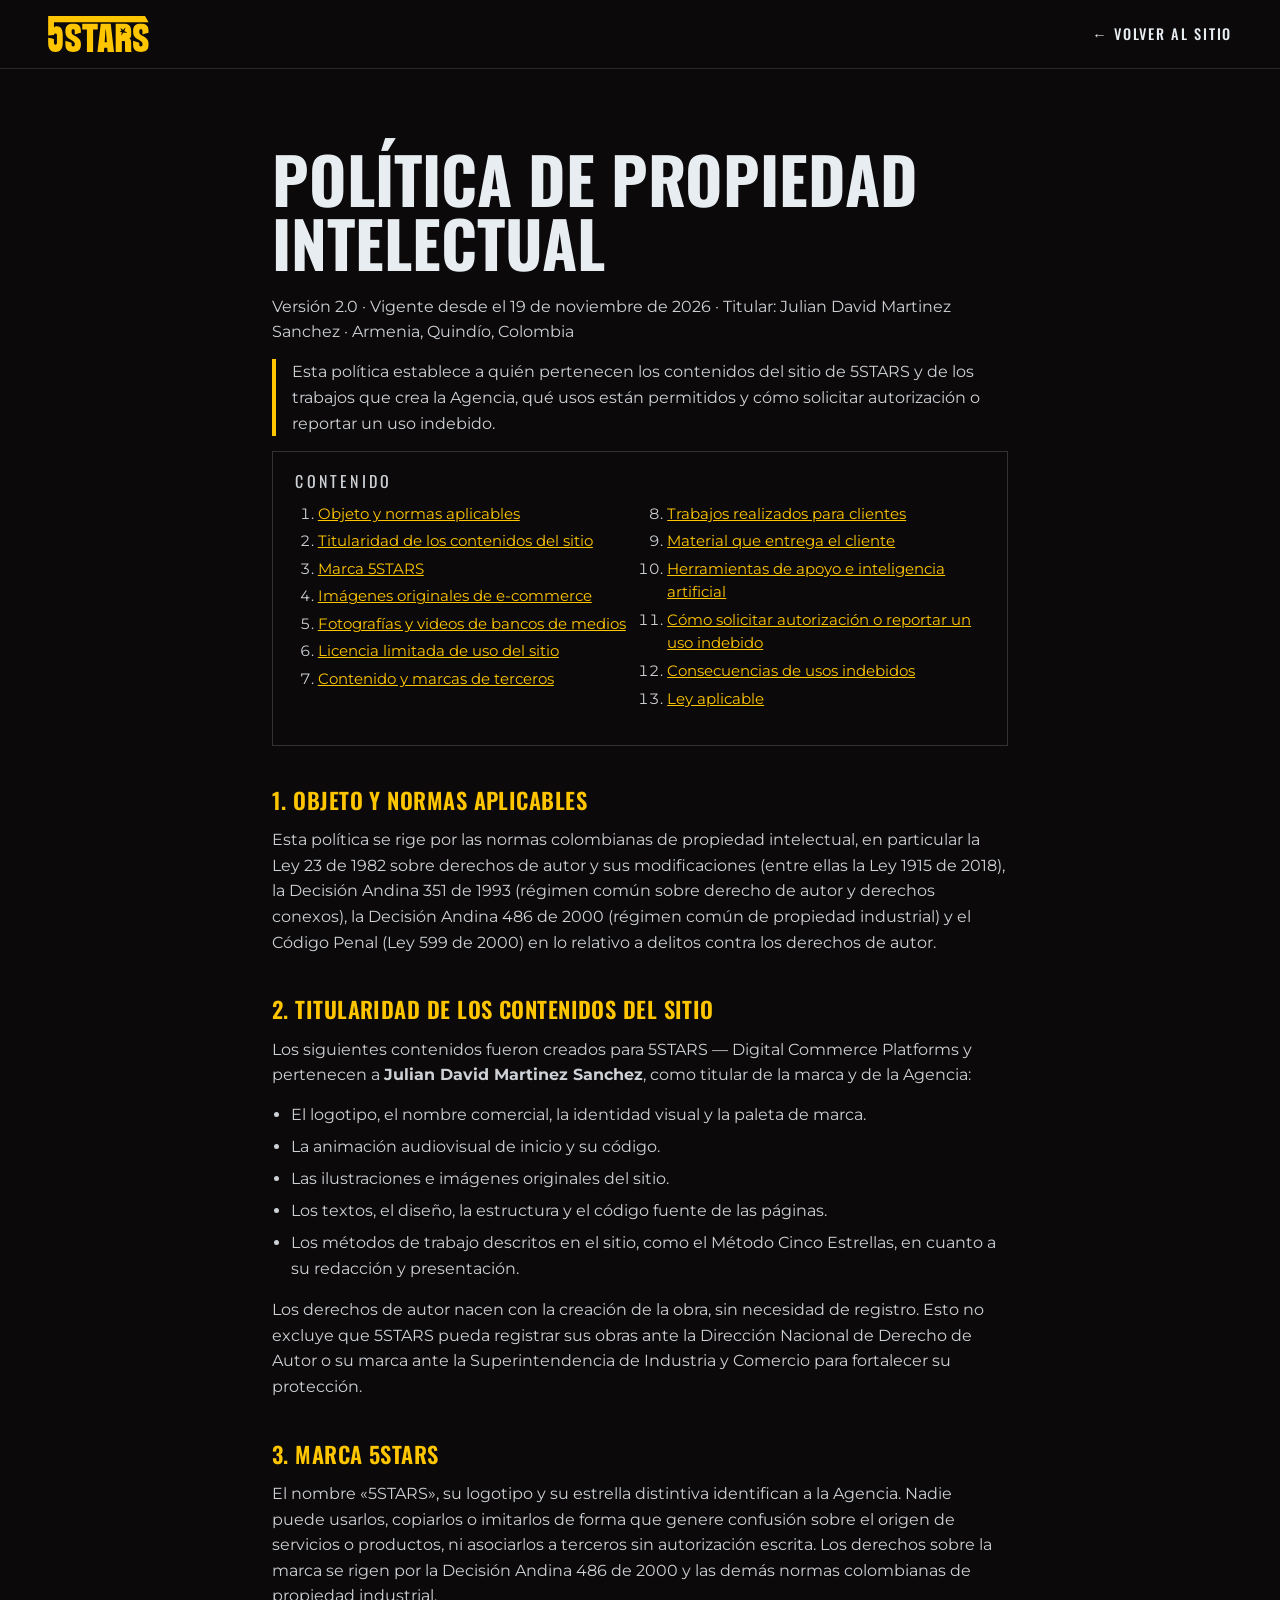
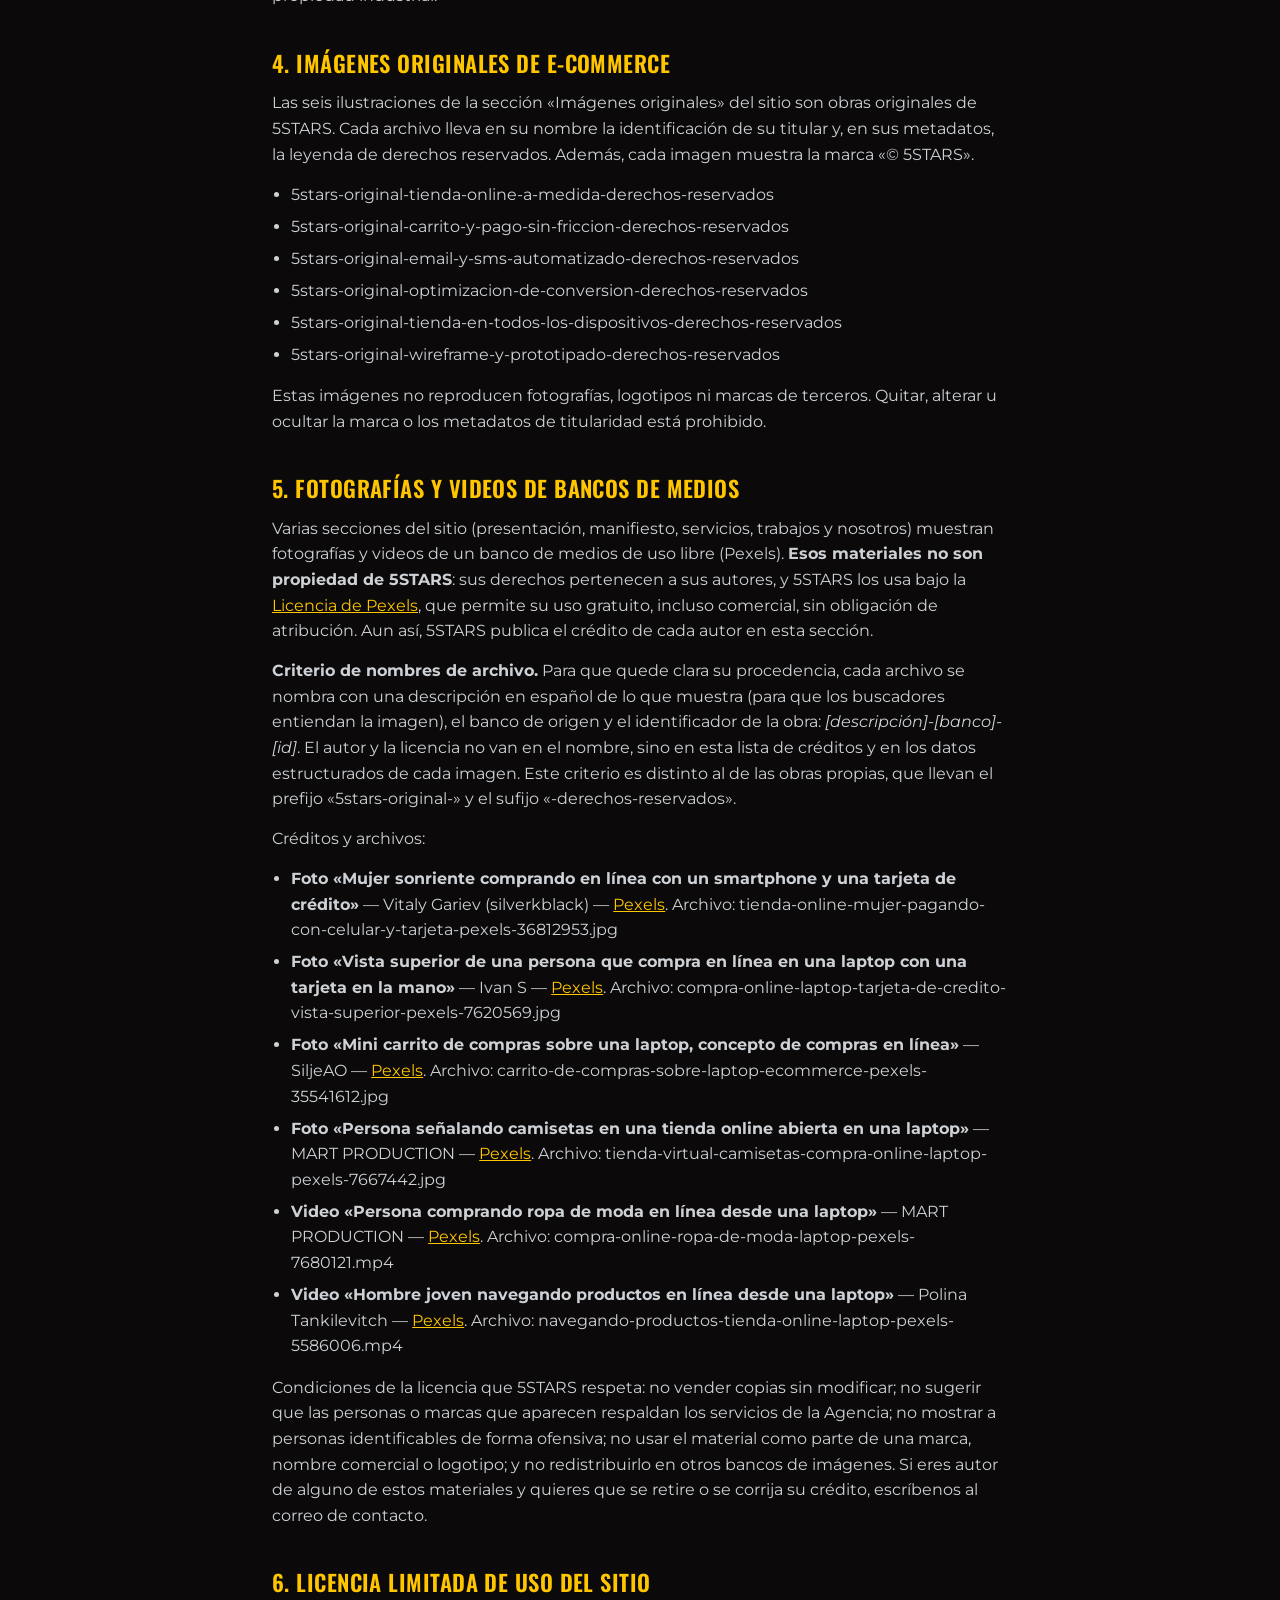
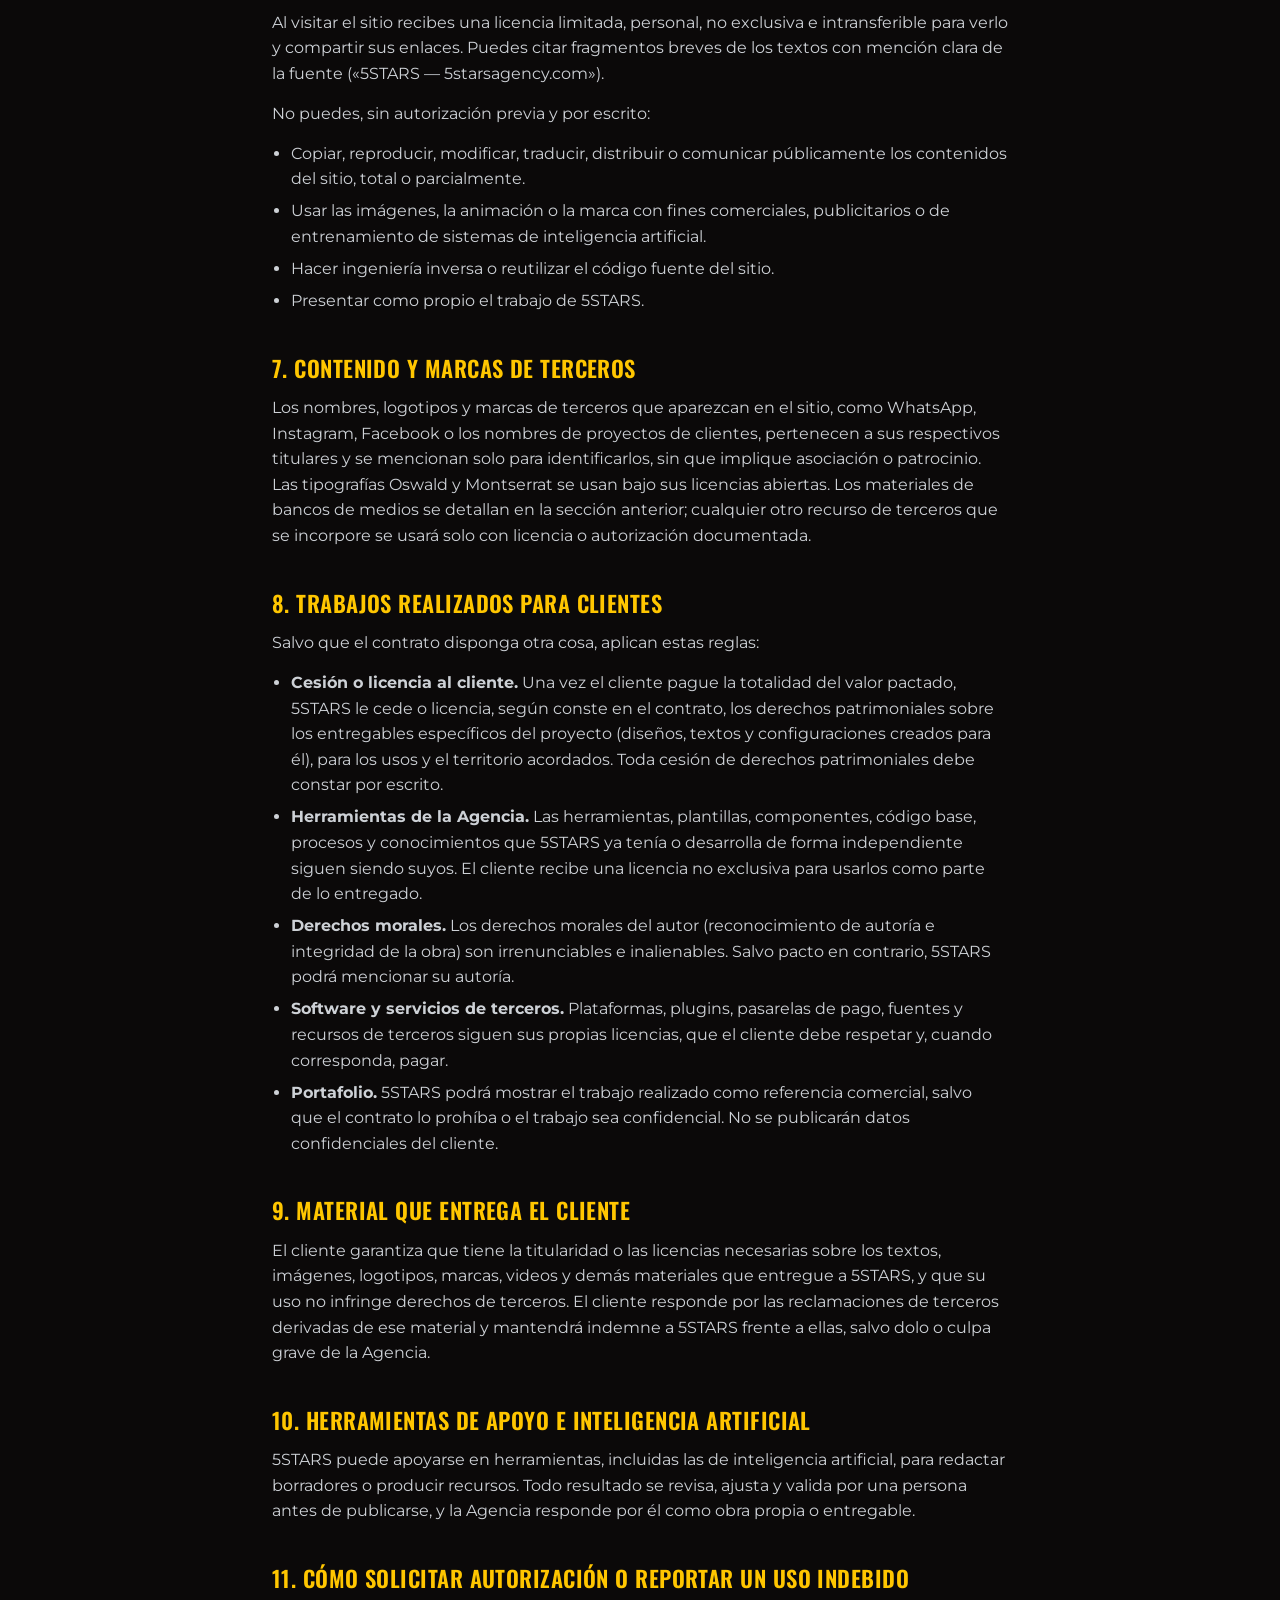
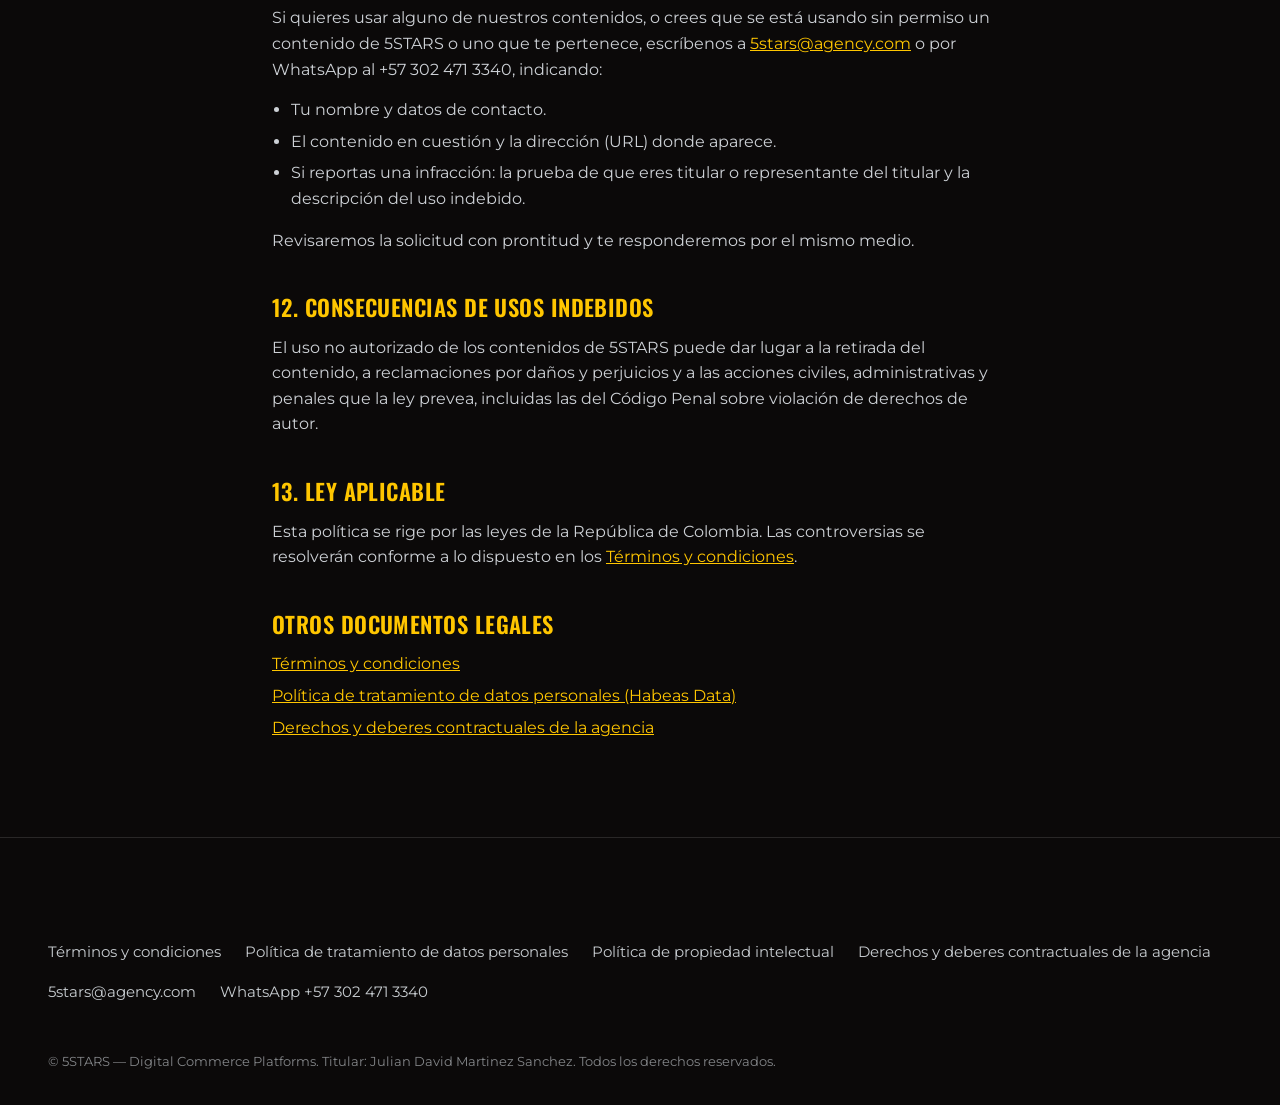
<file: propiedad-intelectual.html>
<!doctype html>
<html lang="es">
<head>
  <meta charset="utf-8">
  <meta name="viewport" content="width=device-width, initial-scale=1">
  <meta name="theme-color" content="#0B0909">
  <title>Política de propiedad intelectual | 5STARS</title>
  <meta name="description" content="Política de propiedad intelectual de 5STARS: titularidad de la marca, el sitio y sus imágenes originales, usos permitidos y trabajos para clientes.">
  <meta name="robots" content="index, follow">
  <link rel="canonical" href="https://5starsagency.com/propiedad-intelectual.html">
  <link rel="icon" type="image/svg+xml" href="assets/favicon.svg">
  <link rel="preconnect" href="https://fonts.googleapis.com">
  <link rel="preconnect" href="https://fonts.gstatic.com" crossorigin>
  <link href="https://fonts.googleapis.com/css2?family=Montserrat:wght@400;500;600;700;800&family=Oswald:wght@500;600;700&display=swap" rel="stylesheet">
  <link rel="stylesheet" href="css/styles.css">
</head>
<body class="legal-page">
  <svg width="0" height="0" style="position:absolute" aria-hidden="true" focusable="false"><symbol id="logo" viewBox="511 179 913 327"><path d="M 1390.820312 178.640625 L 1423.433594 235.414062 C 1136.929688 235.351562 850.421875 235.285156 563.914062 235.222656 L 563.914062 284.398438 C 565.277344 282.515625 567.511719 279.863281 570.882812 277.507812 C 578.078125 272.484375 585.597656 272.105469 590.261719 272.105469 C 625.511719 272.105469 643.667969 298.660156 643.667969 357.183594 L 643.667969 420.128906 C 643.667969 484.058594 618.746094 505.699219 577.445312 505.699219 C 536.144531 505.699219 511.21875 484.058594 511.21875 420.128906 L 511.21875 376.359375 C 528.613281 380.027344 546.007812 383.695312 563.398438 387.363281 C 563.570312 398.285156 563.742188 409.207031 563.914062 420.128906 C 563.914062 435.375 568.898438 439.800781 577.445312 439.800781 C 585.988281 439.800781 590.972656 435.375 590.972656 420.128906 L 590.972656 357.183594 C 590.972656 341.9375 585.988281 337.511719 577.445312 337.511719 C 576.1875 337.511719 572.734375 337.570312 569.457031 339.769531 C 563.980469 343.441406 563.457031 350.101562 563.398438 351.023438 C 546.007812 353.074219 528.613281 355.128906 511.21875 357.183594 L 511.21875 178.640625 Z M 1390.820312 178.640625 M 808.765625 314.957031 C 808.664062 320.457031 808.5625 325.957031 808.457031 331.453125 C 789.878906 336.59375 771.300781 341.734375 752.722656 346.871094 L 752.722656 314.957031 C 752.722656 303.453125 747.421875 300.117188 738.335938 300.117188 C 729.246094 300.117188 723.945312 303.453125 723.945312 314.957031 L 723.945312 328.316406 C 723.945312 362.085938 808.765625 360.601562 808.765625 427.769531 L 808.765625 441.128906 C 808.765625 489.371094 782.257812 505.699219 738.335938 505.699219 C 694.410156 505.699219 667.902344 489.371094 667.902344 441.128906 C 667.855469 428.796875 667.808594 416.464844 667.757812 404.132812 C 686.394531 410.035156 705.03125 415.9375 723.664062 421.835938 C 723.757812 428.265625 723.851562 434.699219 723.945312 441.128906 C 723.945312 452.632812 729.246094 455.972656 738.335938 455.972656 C 747.421875 455.972656 752.722656 452.632812 752.722656 441.128906 L 752.722656 427.769531 C 752.722656 397.339844 667.902344 392.144531 667.902344 328.316406 L 667.902344 314.957031 C 667.902344 266.71875 694.410156 250.390625 738.335938 250.390625 C 782.257812 250.390625 808.765625 266.71875 808.765625 314.957031 M 961.738281 250.390625 L 961.738281 300.699219 L 919.328125 300.699219 L 919.328125 505.699219 L 863.285156 505.699219 L 863.285156 300.699219 L 820.875 300.699219 L 820.875 250.390625 Z M 961.738281 250.390625 M 1024.214844 416.339844 L 1044.285156 416.339844 L 1035.574219 301.453125 L 1032.546875 301.453125 Z M 1023.457031 250.390625 L 1079.5 250.390625 L 1109.414062 505.699219 L 1050.722656 505.699219 L 1047.691406 466.273438 L 1020.429688 466.273438 L 1017.777344 505.699219 L 958.707031 505.699219 L 989 250.390625 Z M 1023.457031 250.390625 M 1211.734375 331.941406 C 1204.871094 332.316406 1199.589844 330.261719 1197.019531 329.054688 C 1193.90625 331.910156 1190.203125 335.847656 1186.714844 341.039062 C 1182.308594 347.601562 1179.820312 353.828125 1178.375 358.476562 C 1177.40625 354.488281 1176.386719 348.027344 1177.617188 340.28125 C 1178.4375 335.105469 1180.015625 330.910156 1181.441406 327.878906 C 1179.605469 326.867188 1176.75 325.597656 1173.070312 325.117188 C 1166.640625 324.273438 1161.589844 326.34375 1159.421875 327.390625 C 1160.972656 324.71875 1164 320.351562 1169.277344 316.777344 C 1172.417969 314.648438 1175.429688 313.425781 1177.746094 312.703125 C 1175.980469 310.257812 1173.886719 306.808594 1172.308594 302.371094 C 1169.867188 295.5 1169.785156 289.425781 1170.035156 285.691406 C 1172.085938 288.871094 1175.242188 293.027344 1179.890625 297.0625 C 1183.953125 300.585938 1187.914062 302.941406 1191.039062 304.496094 C 1194.003906 302.191406 1197.160156 299.476562 1200.363281 296.304688 C 1205.421875 291.292969 1209.402344 286.328125 1212.492188 281.898438 C 1212.324219 286.082031 1211.746094 291.273438 1210.21875 297.0625 C 1208.265625 304.472656 1205.414062 310.371094 1202.949219 314.605469 C 1205.722656 316.742188 1209.40625 319.183594 1214.011719 321.324219 C 1219.515625 323.886719 1224.550781 325.183594 1228.414062 325.875 C 1226.136719 327.566406 1220.238281 331.476562 1211.734375 331.941406 M 1265.421875 481.667969 L 1265.421875 420.84375 C 1265.421875 399.820312 1259.742188 388.929688 1248.761719 383.675781 C 1259.742188 378.417969 1265.421875 367.90625 1265.421875 346.128906 L 1265.421875 315.71875 C 1265.421875 266.910156 1238.914062 250.390625 1194.988281 250.390625 L 1124.558594 250.390625 L 1124.558594 505.699219 L 1180.601562 505.699219 L 1180.601562 405.828125 L 1194.988281 405.828125 C 1204.078125 405.828125 1209.378906 408.832031 1209.378906 420.84375 L 1209.378906 482.417969 C 1209.378906 495.5625 1209.757812 505.699219 1218.089844 505.699219 L 1269.585938 505.699219 C 1267.316406 500.816406 1265.421875 493.683594 1265.421875 481.667969 M 1423.777344 314.679688 C 1423.675781 320.179688 1423.570312 325.679688 1423.46875 331.175781 C 1404.890625 336.316406 1386.3125 341.453125 1367.734375 346.59375 L 1367.734375 314.679688 C 1367.734375 303.175781 1362.433594 299.835938 1353.34375 299.835938 C 1344.257812 299.835938 1338.957031 303.175781 1338.957031 314.679688 L 1338.957031 328.039062 C 1338.957031 361.808594 1423.777344 360.324219 1423.777344 427.492188 L 1423.777344 440.851562 C 1423.777344 489.09375 1397.269531 505.421875 1353.34375 505.421875 C 1309.421875 505.421875 1282.914062 489.09375 1282.914062 440.851562 C 1282.867188 428.519531 1282.816406 416.1875 1282.769531 403.855469 C 1301.40625 409.757812 1320.039062 415.660156 1338.675781 421.558594 L 1338.957031 440.851562 C 1338.957031 452.355469 1344.257812 455.695312 1353.34375 455.695312 C 1362.433594 455.695312 1367.734375 452.355469 1367.734375 440.851562 L 1367.734375 427.492188 C 1367.734375 397.0625 1282.914062 391.867188 1282.914062 328.039062 L 1282.914062 314.679688 C 1282.914062 266.4375 1309.421875 250.113281 1353.34375 250.113281 C 1397.269531 250.113281 1423.777344 266.4375 1423.777344 314.679688"/></symbol></svg>
  <a class="skip" href="#contenido">Saltar al contenido</a>
  <header class="legal-bar"><div class="wrap">
    <a href="index.html" aria-label="5STARS — volver al inicio"><svg class="logo" aria-hidden="true"><use href="#logo"/></svg></a>
    <a class="back" href="index.html">← VOLVER AL SITIO</a>
  </div></header>
  <main id="contenido" class="legal">
    <h1>Política de propiedad intelectual</h1>
    <p class="legal-meta">Versión 2.0 · Vigente desde el 19 de noviembre de 2026 · Titular: Julian David Martinez Sanchez · Armenia, Quindío, Colombia</p>
    <p class="legal-intro">Esta política establece a quién pertenecen los contenidos del sitio de 5STARS y de los trabajos que crea la Agencia, qué usos están permitidos y cómo solicitar autorización o reportar un uso indebido.</p>
    <nav class="legal-toc" aria-label="Contenido de este documento">
      <p class="legal-toc-h">CONTENIDO</p>
      <ol>
      <li><a href="#s1">Objeto y normas aplicables</a></li>
      <li><a href="#s2">Titularidad de los contenidos del sitio</a></li>
      <li><a href="#s3">Marca 5STARS</a></li>
      <li><a href="#s4">Imágenes originales de e-commerce</a></li>
      <li><a href="#s5">Fotografías y videos de bancos de medios</a></li>
      <li><a href="#s6">Licencia limitada de uso del sitio</a></li>
      <li><a href="#s7">Contenido y marcas de terceros</a></li>
      <li><a href="#s8">Trabajos realizados para clientes</a></li>
      <li><a href="#s9">Material que entrega el cliente</a></li>
      <li><a href="#s10">Herramientas de apoyo e inteligencia artificial</a></li>
      <li><a href="#s11">Cómo solicitar autorización o reportar un uso indebido</a></li>
      <li><a href="#s12">Consecuencias de usos indebidos</a></li>
      <li><a href="#s13">Ley aplicable</a></li>
      </ol>
    </nav>
    <h2 id="s1">1. Objeto y normas aplicables</h2>
    <p>Esta política se rige por las normas colombianas de propiedad intelectual, en particular la Ley 23 de 1982 sobre derechos de autor y sus modificaciones (entre ellas la Ley 1915 de 2018), la Decisión Andina 351 de 1993 (régimen común sobre derecho de autor y derechos conexos), la Decisión Andina 486 de 2000 (régimen común de propiedad industrial) y el Código Penal (Ley 599 de 2000) en lo relativo a delitos contra los derechos de autor.</p>
    <h2 id="s2">2. Titularidad de los contenidos del sitio</h2>
    <p>Los siguientes contenidos fueron creados para 5STARS — Digital Commerce Platforms y pertenecen a <b>Julian David Martinez Sanchez</b>, como titular de la marca y de la Agencia:</p>
    <ul>
      <li>El logotipo, el nombre comercial, la identidad visual y la paleta de marca.</li>
      <li>La animación audiovisual de inicio y su código.</li>
      <li>Las ilustraciones e imágenes originales del sitio.</li>
      <li>Los textos, el diseño, la estructura y el código fuente de las páginas.</li>
      <li>Los métodos de trabajo descritos en el sitio, como el Método Cinco Estrellas, en cuanto a su redacción y presentación.</li>
    </ul>
    <p>Los derechos de autor nacen con la creación de la obra, sin necesidad de registro. Esto no excluye que 5STARS pueda registrar sus obras ante la Dirección Nacional de Derecho de Autor o su marca ante la Superintendencia de Industria y Comercio para fortalecer su protección.</p>
    <h2 id="s3">3. Marca 5STARS</h2>
    <p>El nombre «5STARS», su logotipo y su estrella distintiva identifican a la Agencia. Nadie puede usarlos, copiarlos o imitarlos de forma que genere confusión sobre el origen de servicios o productos, ni asociarlos a terceros sin autorización escrita. Los derechos sobre la marca se rigen por la Decisión Andina 486 de 2000 y las demás normas colombianas de propiedad industrial.</p>
    <h2 id="s4">4. Imágenes originales de e-commerce</h2>
    <p>Las seis ilustraciones de la sección «Imágenes originales» del sitio son obras originales de 5STARS. Cada archivo lleva en su nombre la identificación de su titular y, en sus metadatos, la leyenda de derechos reservados. Además, cada imagen muestra la marca «© 5STARS».</p>
    <ul>
      <li>5stars-original-tienda-online-a-medida-derechos-reservados</li>
      <li>5stars-original-carrito-y-pago-sin-friccion-derechos-reservados</li>
      <li>5stars-original-email-y-sms-automatizado-derechos-reservados</li>
      <li>5stars-original-optimizacion-de-conversion-derechos-reservados</li>
      <li>5stars-original-tienda-en-todos-los-dispositivos-derechos-reservados</li>
      <li>5stars-original-wireframe-y-prototipado-derechos-reservados</li>
    </ul>
    <p>Estas imágenes no reproducen fotografías, logotipos ni marcas de terceros. Quitar, alterar u ocultar la marca o los metadatos de titularidad está prohibido.</p>
    <h2 id="s5">5. Fotografías y videos de bancos de medios</h2>
    <p>Varias secciones del sitio (presentación, manifiesto, servicios, trabajos y nosotros) muestran fotografías y videos de un banco de medios de uso libre (Pexels). <b>Esos materiales no son propiedad de 5STARS</b>: sus derechos pertenecen a sus autores, y 5STARS los usa bajo la <a href="https://www.pexels.com/license/" target="_blank" rel="noopener noreferrer">Licencia de Pexels</a>, que permite su uso gratuito, incluso comercial, sin obligación de atribución. Aun así, 5STARS publica el crédito de cada autor en esta sección.</p>
    <p><b>Criterio de nombres de archivo.</b> Para que quede clara su procedencia, cada archivo se nombra con una descripción en español de lo que muestra (para que los buscadores entiendan la imagen), el banco de origen y el identificador de la obra: <i>[descripción]-[banco]-[id]</i>. El autor y la licencia no van en el nombre, sino en esta lista de créditos y en los datos estructurados de cada imagen. Este criterio es distinto al de las obras propias, que llevan el prefijo «5stars-original-» y el sufijo «-derechos-reservados».</p>
    <p>Créditos y archivos:</p>
    <ul>
      <li><b>Foto «Mujer sonriente comprando en línea con un smartphone y una tarjeta de crédito»</b> — Vitaly Gariev (silverkblack) — <a href="https://www.pexels.com/photo/36812953/" target="_blank" rel="noopener noreferrer">Pexels</a>. Archivo: tienda-online-mujer-pagando-con-celular-y-tarjeta-pexels-36812953.jpg</li>
      <li><b>Foto «Vista superior de una persona que compra en línea en una laptop con una tarjeta en la mano»</b> — Ivan S — <a href="https://www.pexels.com/photo/7620569/" target="_blank" rel="noopener noreferrer">Pexels</a>. Archivo: compra-online-laptop-tarjeta-de-credito-vista-superior-pexels-7620569.jpg</li>
      <li><b>Foto «Mini carrito de compras sobre una laptop, concepto de compras en línea»</b> — SiljeAO — <a href="https://www.pexels.com/photo/mini-shopping-cart-on-laptop-for-online-shopping-concept-35541612/" target="_blank" rel="noopener noreferrer">Pexels</a>. Archivo: carrito-de-compras-sobre-laptop-ecommerce-pexels-35541612.jpg</li>
      <li><b>Foto «Persona señalando camisetas en una tienda online abierta en una laptop»</b> — MART PRODUCTION — <a href="https://www.pexels.com/photo/7667442/" target="_blank" rel="noopener noreferrer">Pexels</a>. Archivo: tienda-virtual-camisetas-compra-online-laptop-pexels-7667442.jpg</li>
      <li><b>Video «Persona comprando ropa de moda en línea desde una laptop»</b> — MART PRODUCTION — <a href="https://www.pexels.com/video/7680121/" target="_blank" rel="noopener noreferrer">Pexels</a>. Archivo: compra-online-ropa-de-moda-laptop-pexels-7680121.mp4</li>
      <li><b>Video «Hombre joven navegando productos en línea desde una laptop»</b> — Polina Tankilevitch — <a href="https://www.pexels.com/video/e-commerce-5586006/" target="_blank" rel="noopener noreferrer">Pexels</a>. Archivo: navegando-productos-tienda-online-laptop-pexels-5586006.mp4</li>
    </ul>
    <p>Condiciones de la licencia que 5STARS respeta: no vender copias sin modificar; no sugerir que las personas o marcas que aparecen respaldan los servicios de la Agencia; no mostrar a personas identificables de forma ofensiva; no usar el material como parte de una marca, nombre comercial o logotipo; y no redistribuirlo en otros bancos de imágenes. Si eres autor de alguno de estos materiales y quieres que se retire o se corrija su crédito, escríbenos al correo de contacto.</p>
    <h2 id="s6">6. Licencia limitada de uso del sitio</h2>
    <p>Al visitar el sitio recibes una licencia limitada, personal, no exclusiva e intransferible para verlo y compartir sus enlaces. Puedes citar fragmentos breves de los textos con mención clara de la fuente («5STARS — 5starsagency.com»).</p>
    <p>No puedes, sin autorización previa y por escrito:</p>
    <ul>
      <li>Copiar, reproducir, modificar, traducir, distribuir o comunicar públicamente los contenidos del sitio, total o parcialmente.</li>
      <li>Usar las imágenes, la animación o la marca con fines comerciales, publicitarios o de entrenamiento de sistemas de inteligencia artificial.</li>
      <li>Hacer ingeniería inversa o reutilizar el código fuente del sitio.</li>
      <li>Presentar como propio el trabajo de 5STARS.</li>
    </ul>
    <h2 id="s7">7. Contenido y marcas de terceros</h2>
    <p>Los nombres, logotipos y marcas de terceros que aparezcan en el sitio, como WhatsApp, Instagram, Facebook o los nombres de proyectos de clientes, pertenecen a sus respectivos titulares y se mencionan solo para identificarlos, sin que implique asociación o patrocinio. Las tipografías Oswald y Montserrat se usan bajo sus licencias abiertas. Los materiales de bancos de medios se detallan en la sección anterior; cualquier otro recurso de terceros que se incorpore se usará solo con licencia o autorización documentada.</p>
    <h2 id="s8">8. Trabajos realizados para clientes</h2>
    <p>Salvo que el contrato disponga otra cosa, aplican estas reglas:</p>
    <ul>
      <li><b>Cesión o licencia al cliente.</b> Una vez el cliente pague la totalidad del valor pactado, 5STARS le cede o licencia, según conste en el contrato, los derechos patrimoniales sobre los entregables específicos del proyecto (diseños, textos y configuraciones creados para él), para los usos y el territorio acordados. Toda cesión de derechos patrimoniales debe constar por escrito.</li>
      <li><b>Herramientas de la Agencia.</b> Las herramientas, plantillas, componentes, código base, procesos y conocimientos que 5STARS ya tenía o desarrolla de forma independiente siguen siendo suyos. El cliente recibe una licencia no exclusiva para usarlos como parte de lo entregado.</li>
      <li><b>Derechos morales.</b> Los derechos morales del autor (reconocimiento de autoría e integridad de la obra) son irrenunciables e inalienables. Salvo pacto en contrario, 5STARS podrá mencionar su autoría.</li>
      <li><b>Software y servicios de terceros.</b> Plataformas, plugins, pasarelas de pago, fuentes y recursos de terceros siguen sus propias licencias, que el cliente debe respetar y, cuando corresponda, pagar.</li>
      <li><b>Portafolio.</b> 5STARS podrá mostrar el trabajo realizado como referencia comercial, salvo que el contrato lo prohíba o el trabajo sea confidencial. No se publicarán datos confidenciales del cliente.</li>
    </ul>
    <h2 id="s9">9. Material que entrega el cliente</h2>
    <p>El cliente garantiza que tiene la titularidad o las licencias necesarias sobre los textos, imágenes, logotipos, marcas, videos y demás materiales que entregue a 5STARS, y que su uso no infringe derechos de terceros. El cliente responde por las reclamaciones de terceros derivadas de ese material y mantendrá indemne a 5STARS frente a ellas, salvo dolo o culpa grave de la Agencia.</p>
    <h2 id="s10">10. Herramientas de apoyo e inteligencia artificial</h2>
    <p>5STARS puede apoyarse en herramientas, incluidas las de inteligencia artificial, para redactar borradores o producir recursos. Todo resultado se revisa, ajusta y valida por una persona antes de publicarse, y la Agencia responde por él como obra propia o entregable.</p>
    <h2 id="s11">11. Cómo solicitar autorización o reportar un uso indebido</h2>
    <p>Si quieres usar alguno de nuestros contenidos, o crees que se está usando sin permiso un contenido de 5STARS o uno que te pertenece, escríbenos a <a href="mailto:5stars@agency.com">5stars@agency.com</a> o por WhatsApp al +57 302 471 3340, indicando:</p>
    <ul>
      <li>Tu nombre y datos de contacto.</li>
      <li>El contenido en cuestión y la dirección (URL) donde aparece.</li>
      <li>Si reportas una infracción: la prueba de que eres titular o representante del titular y la descripción del uso indebido.</li>
    </ul>
    <p>Revisaremos la solicitud con prontitud y te responderemos por el mismo medio.</p>
    <h2 id="s12">12. Consecuencias de usos indebidos</h2>
    <p>El uso no autorizado de los contenidos de 5STARS puede dar lugar a la retirada del contenido, a reclamaciones por daños y perjuicios y a las acciones civiles, administrativas y penales que la ley prevea, incluidas las del Código Penal sobre violación de derechos de autor.</p>
    <h2 id="s13">13. Ley aplicable</h2>
    <p>Esta política se rige por las leyes de la República de Colombia. Las controversias se resolverán conforme a lo dispuesto en los <a href="terminos.html">Términos y condiciones</a>.</p>
    <h2>Otros documentos legales</h2>
    <ul class="legal-links">
      <li><a href="terminos.html">Términos y condiciones</a></li>
      <li><a href="privacidad.html">Política de tratamiento de datos personales (Habeas Data)</a></li>
      <li><a href="derechos-y-deberes-contractuales.html">Derechos y deberes contractuales de la agencia</a></li>
    </ul>
  </main>
  <footer class="site-footer"><div class="wrap">
    <ul style="display:flex;flex-wrap:wrap;gap:.5rem 1.5rem;padding-top:1.5rem">
      <li><a href="terminos.html">Términos y condiciones</a></li>
      <li><a href="privacidad.html">Política de tratamiento de datos personales</a></li>
      <li><a href="propiedad-intelectual.html">Política de propiedad intelectual</a></li>
      <li><a href="derechos-y-deberes-contractuales.html">Derechos y deberes contractuales de la agencia</a></li>
      <li><a href="mailto:5stars@agency.com">5stars@agency.com</a></li>
      <li><a href="https://wa.me/573024713340" target="_blank" rel="noopener noreferrer">WhatsApp +57 302 471 3340</a></li>
    </ul></div>
    <p class="foot-copy wrap">© 5STARS — Digital Commerce Platforms. Titular: Julian David Martinez Sanchez. Todos los derechos reservados.</p>
  </footer>
</body>
</html>
</file>
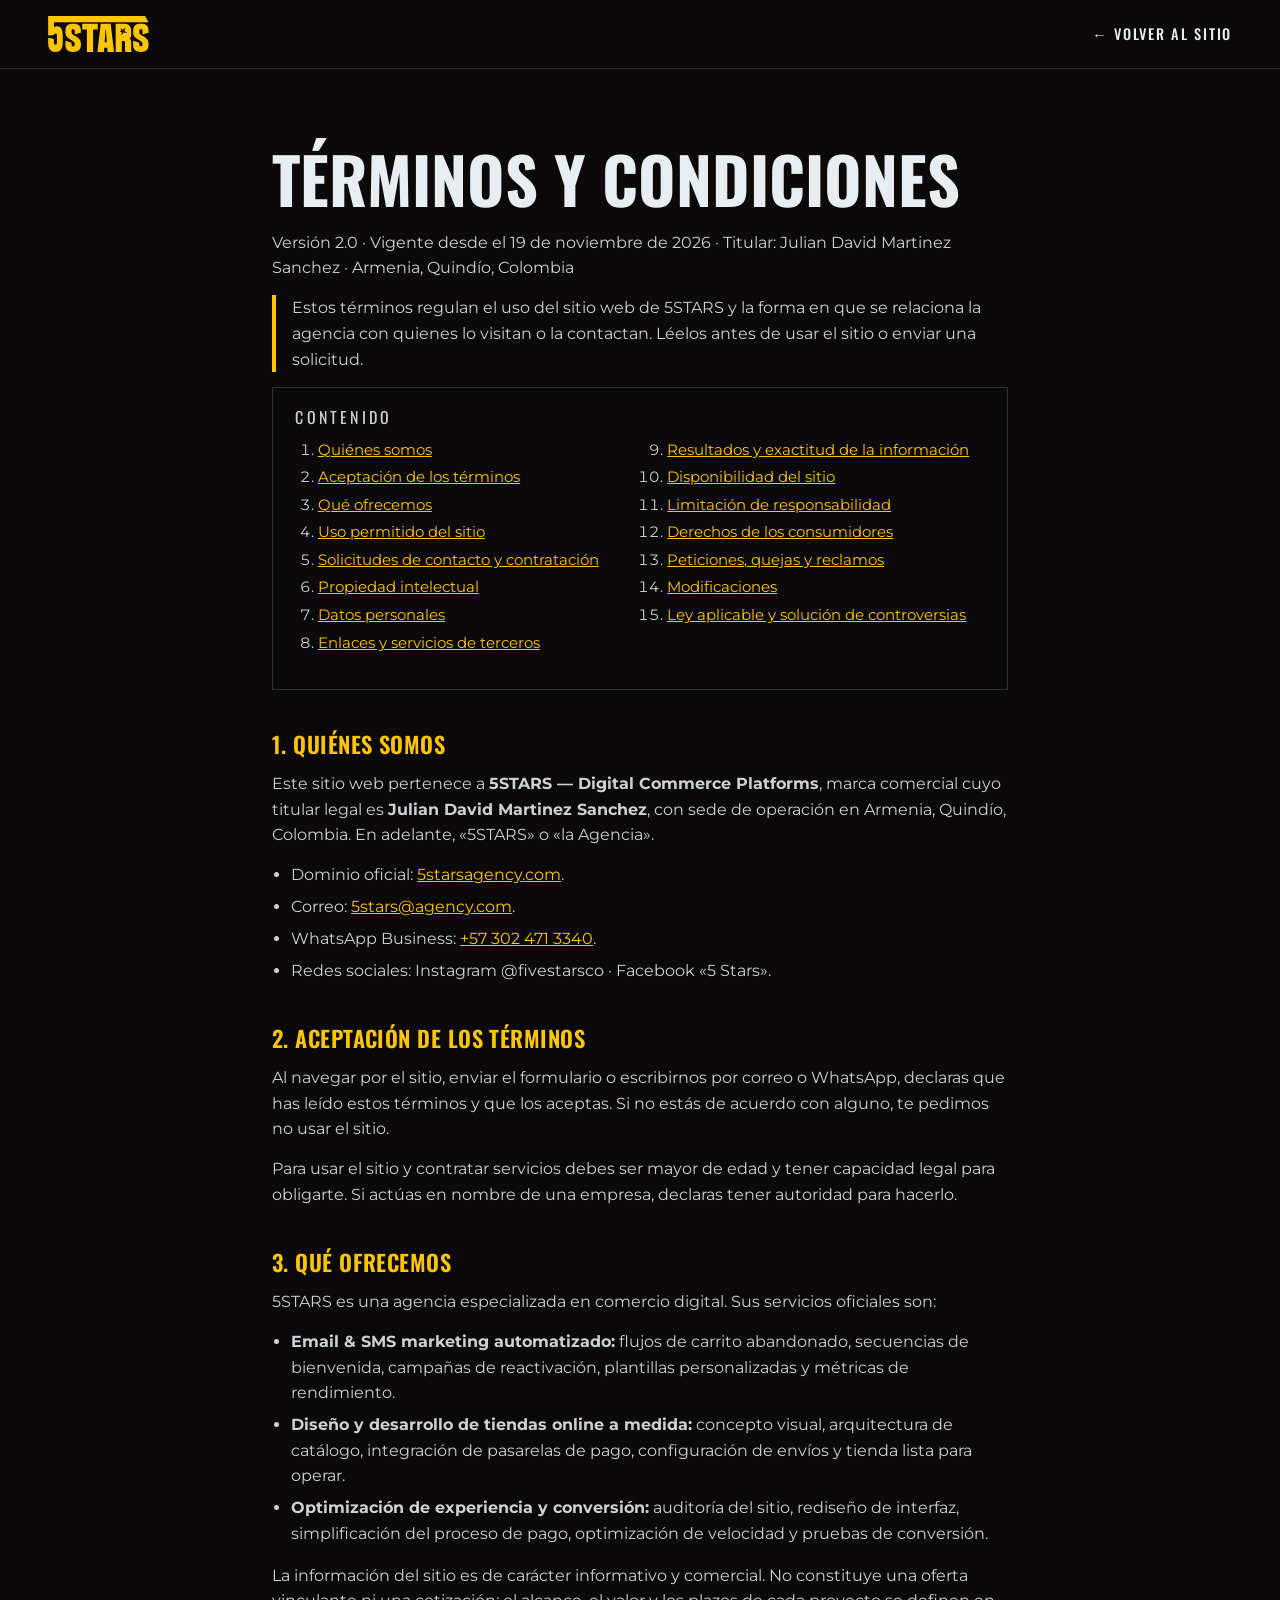
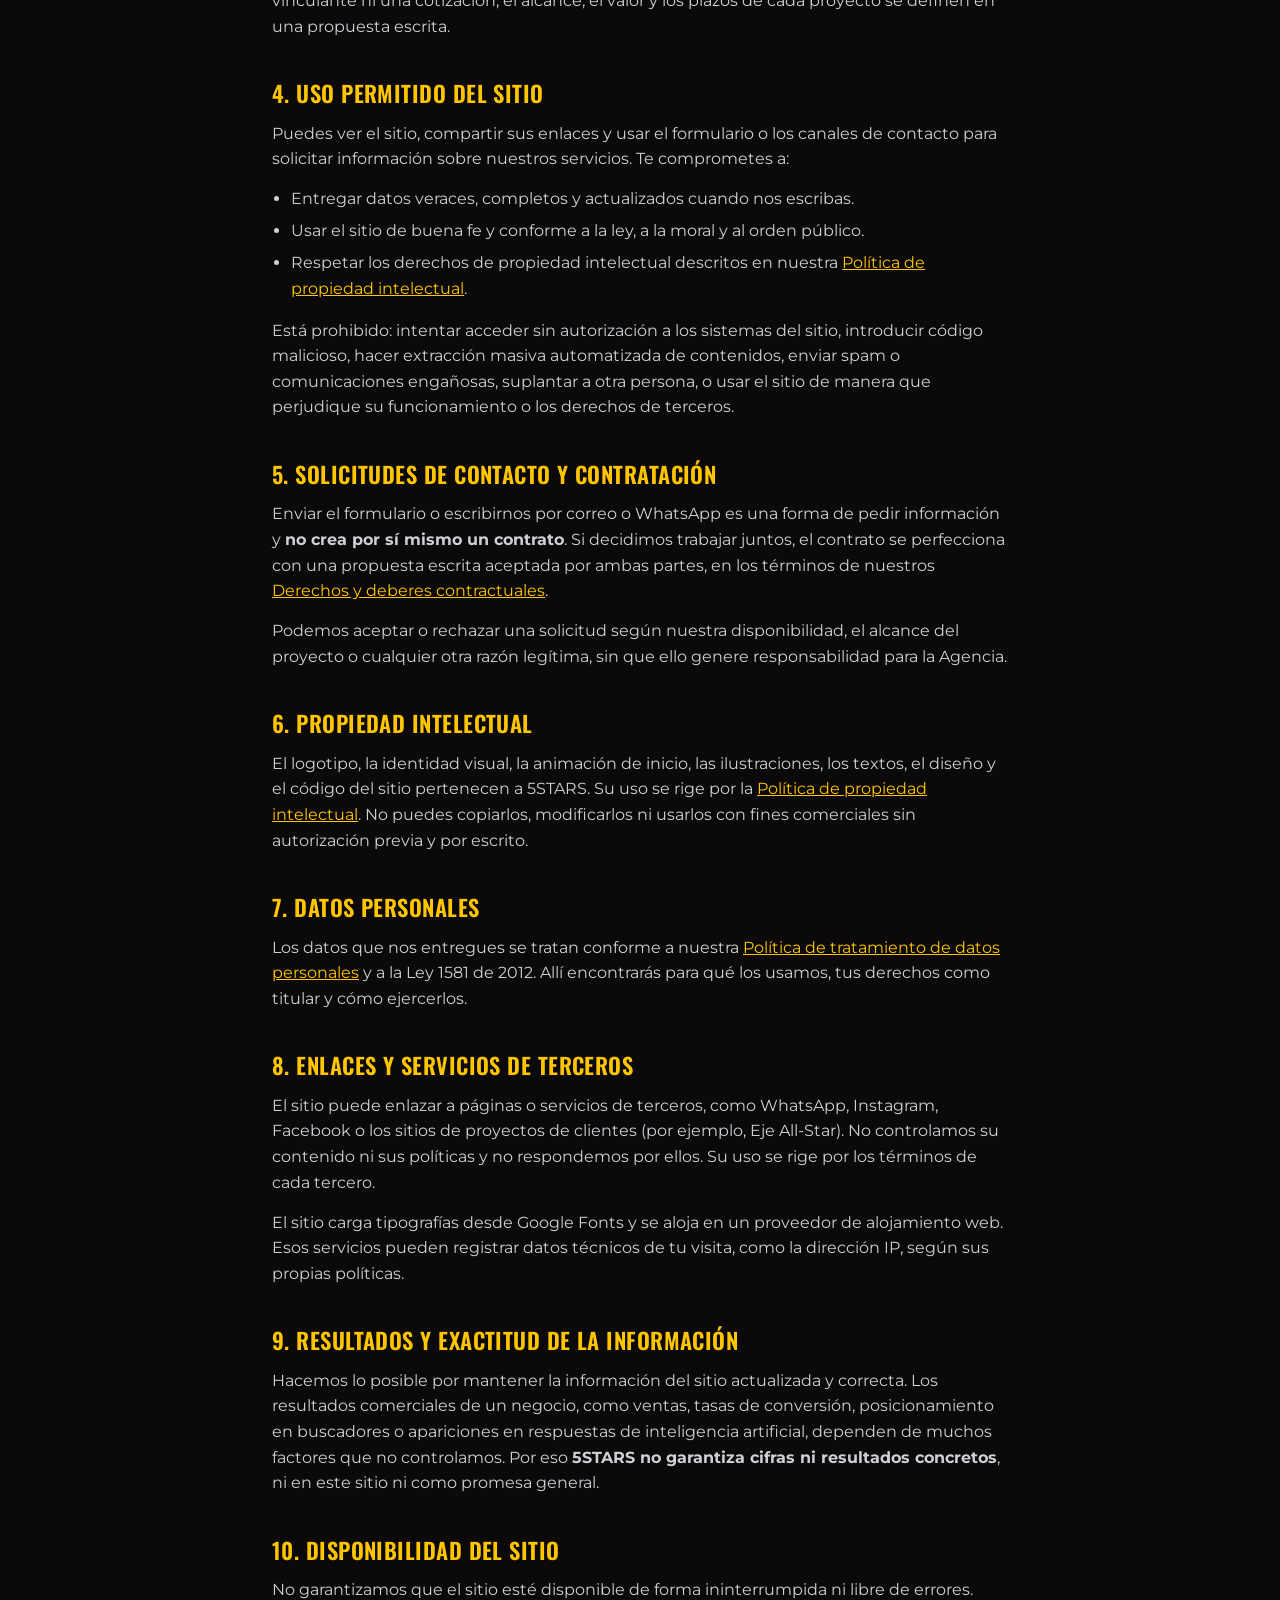
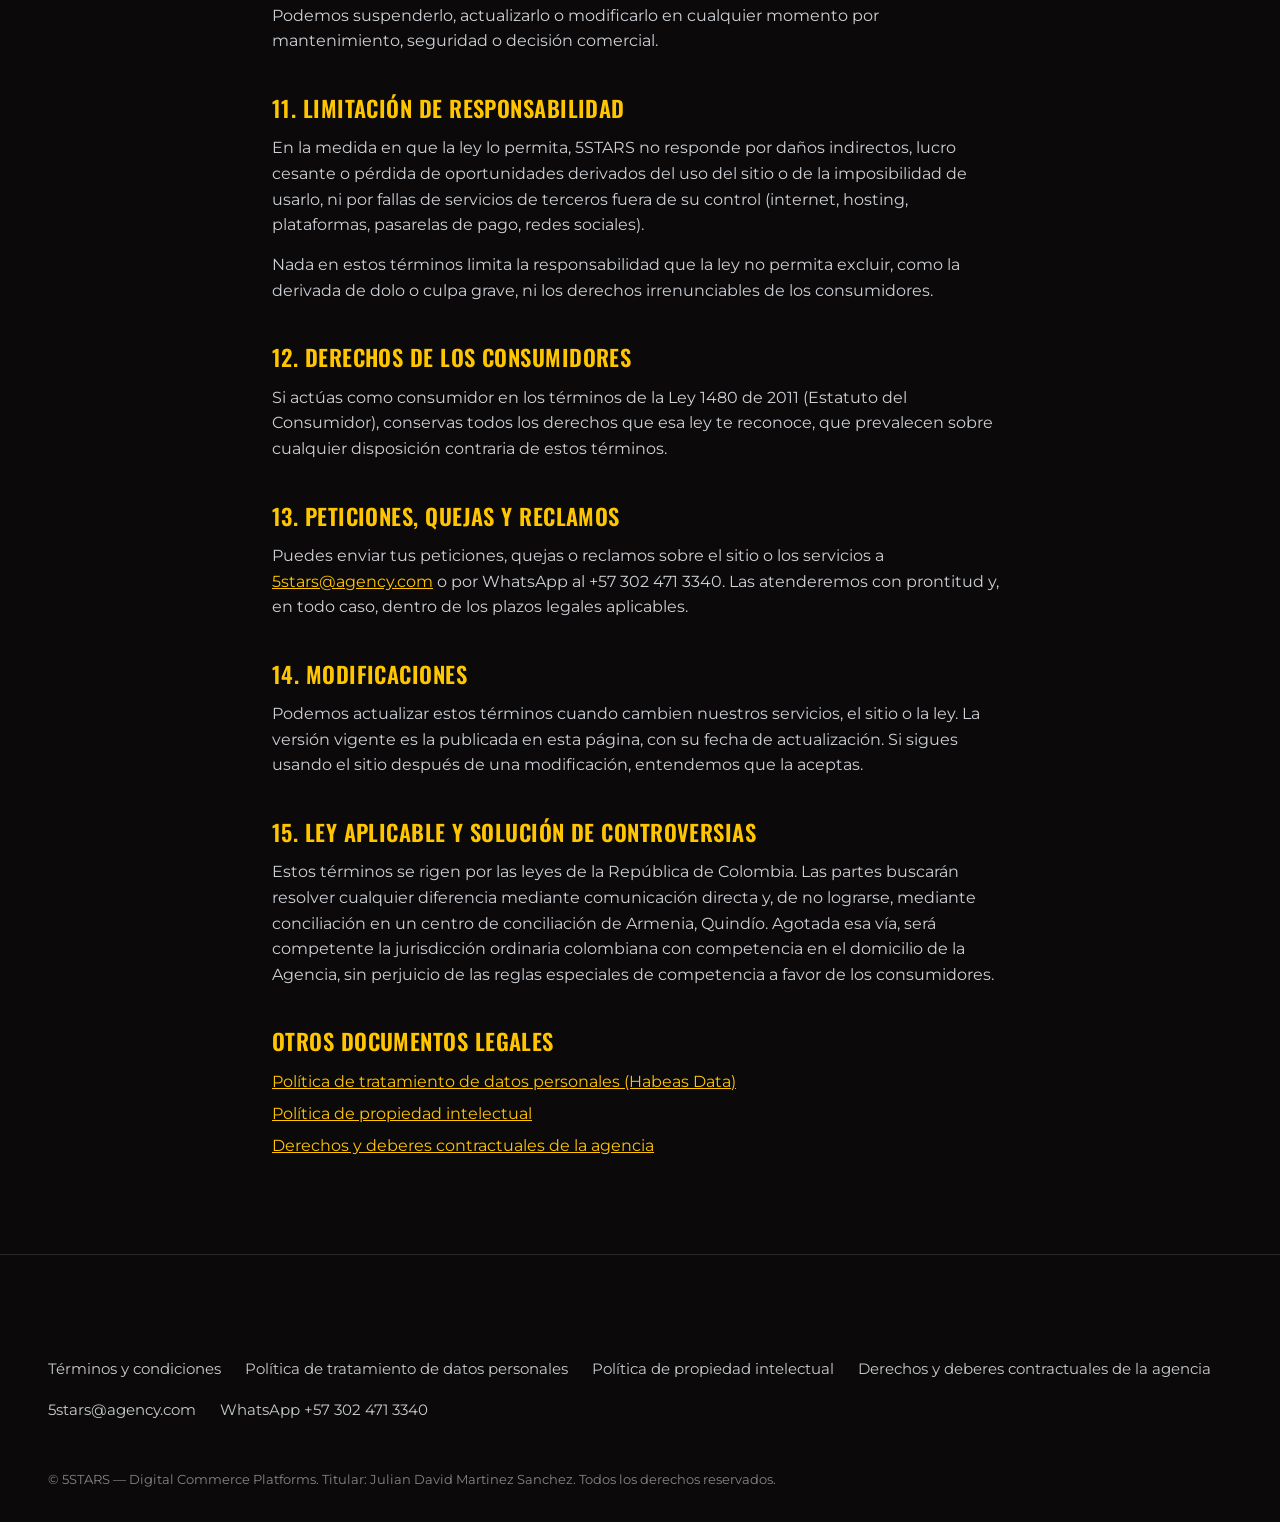
<file: terminos.html>
<!doctype html>
<html lang="es">
<head>
  <meta charset="utf-8">
  <meta name="viewport" content="width=device-width, initial-scale=1">
  <meta name="theme-color" content="#0B0909">
  <title>Términos y condiciones | 5STARS</title>
  <meta name="description" content="Términos y condiciones de uso del sitio web de 5STARS, agencia de comercio digital en Armenia, Quindío, Colombia.">
  <meta name="robots" content="index, follow">
  <link rel="canonical" href="https://5starsagency.com/terminos.html">
  <link rel="icon" type="image/svg+xml" href="assets/favicon.svg">
  <link rel="preconnect" href="https://fonts.googleapis.com">
  <link rel="preconnect" href="https://fonts.gstatic.com" crossorigin>
  <link href="https://fonts.googleapis.com/css2?family=Montserrat:wght@400;500;600;700;800&family=Oswald:wght@500;600;700&display=swap" rel="stylesheet">
  <link rel="stylesheet" href="css/styles.css">
</head>
<body class="legal-page">
  <svg width="0" height="0" style="position:absolute" aria-hidden="true" focusable="false"><symbol id="logo" viewBox="511 179 913 327"><path d="M 1390.820312 178.640625 L 1423.433594 235.414062 C 1136.929688 235.351562 850.421875 235.285156 563.914062 235.222656 L 563.914062 284.398438 C 565.277344 282.515625 567.511719 279.863281 570.882812 277.507812 C 578.078125 272.484375 585.597656 272.105469 590.261719 272.105469 C 625.511719 272.105469 643.667969 298.660156 643.667969 357.183594 L 643.667969 420.128906 C 643.667969 484.058594 618.746094 505.699219 577.445312 505.699219 C 536.144531 505.699219 511.21875 484.058594 511.21875 420.128906 L 511.21875 376.359375 C 528.613281 380.027344 546.007812 383.695312 563.398438 387.363281 C 563.570312 398.285156 563.742188 409.207031 563.914062 420.128906 C 563.914062 435.375 568.898438 439.800781 577.445312 439.800781 C 585.988281 439.800781 590.972656 435.375 590.972656 420.128906 L 590.972656 357.183594 C 590.972656 341.9375 585.988281 337.511719 577.445312 337.511719 C 576.1875 337.511719 572.734375 337.570312 569.457031 339.769531 C 563.980469 343.441406 563.457031 350.101562 563.398438 351.023438 C 546.007812 353.074219 528.613281 355.128906 511.21875 357.183594 L 511.21875 178.640625 Z M 1390.820312 178.640625 M 808.765625 314.957031 C 808.664062 320.457031 808.5625 325.957031 808.457031 331.453125 C 789.878906 336.59375 771.300781 341.734375 752.722656 346.871094 L 752.722656 314.957031 C 752.722656 303.453125 747.421875 300.117188 738.335938 300.117188 C 729.246094 300.117188 723.945312 303.453125 723.945312 314.957031 L 723.945312 328.316406 C 723.945312 362.085938 808.765625 360.601562 808.765625 427.769531 L 808.765625 441.128906 C 808.765625 489.371094 782.257812 505.699219 738.335938 505.699219 C 694.410156 505.699219 667.902344 489.371094 667.902344 441.128906 C 667.855469 428.796875 667.808594 416.464844 667.757812 404.132812 C 686.394531 410.035156 705.03125 415.9375 723.664062 421.835938 C 723.757812 428.265625 723.851562 434.699219 723.945312 441.128906 C 723.945312 452.632812 729.246094 455.972656 738.335938 455.972656 C 747.421875 455.972656 752.722656 452.632812 752.722656 441.128906 L 752.722656 427.769531 C 752.722656 397.339844 667.902344 392.144531 667.902344 328.316406 L 667.902344 314.957031 C 667.902344 266.71875 694.410156 250.390625 738.335938 250.390625 C 782.257812 250.390625 808.765625 266.71875 808.765625 314.957031 M 961.738281 250.390625 L 961.738281 300.699219 L 919.328125 300.699219 L 919.328125 505.699219 L 863.285156 505.699219 L 863.285156 300.699219 L 820.875 300.699219 L 820.875 250.390625 Z M 961.738281 250.390625 M 1024.214844 416.339844 L 1044.285156 416.339844 L 1035.574219 301.453125 L 1032.546875 301.453125 Z M 1023.457031 250.390625 L 1079.5 250.390625 L 1109.414062 505.699219 L 1050.722656 505.699219 L 1047.691406 466.273438 L 1020.429688 466.273438 L 1017.777344 505.699219 L 958.707031 505.699219 L 989 250.390625 Z M 1023.457031 250.390625 M 1211.734375 331.941406 C 1204.871094 332.316406 1199.589844 330.261719 1197.019531 329.054688 C 1193.90625 331.910156 1190.203125 335.847656 1186.714844 341.039062 C 1182.308594 347.601562 1179.820312 353.828125 1178.375 358.476562 C 1177.40625 354.488281 1176.386719 348.027344 1177.617188 340.28125 C 1178.4375 335.105469 1180.015625 330.910156 1181.441406 327.878906 C 1179.605469 326.867188 1176.75 325.597656 1173.070312 325.117188 C 1166.640625 324.273438 1161.589844 326.34375 1159.421875 327.390625 C 1160.972656 324.71875 1164 320.351562 1169.277344 316.777344 C 1172.417969 314.648438 1175.429688 313.425781 1177.746094 312.703125 C 1175.980469 310.257812 1173.886719 306.808594 1172.308594 302.371094 C 1169.867188 295.5 1169.785156 289.425781 1170.035156 285.691406 C 1172.085938 288.871094 1175.242188 293.027344 1179.890625 297.0625 C 1183.953125 300.585938 1187.914062 302.941406 1191.039062 304.496094 C 1194.003906 302.191406 1197.160156 299.476562 1200.363281 296.304688 C 1205.421875 291.292969 1209.402344 286.328125 1212.492188 281.898438 C 1212.324219 286.082031 1211.746094 291.273438 1210.21875 297.0625 C 1208.265625 304.472656 1205.414062 310.371094 1202.949219 314.605469 C 1205.722656 316.742188 1209.40625 319.183594 1214.011719 321.324219 C 1219.515625 323.886719 1224.550781 325.183594 1228.414062 325.875 C 1226.136719 327.566406 1220.238281 331.476562 1211.734375 331.941406 M 1265.421875 481.667969 L 1265.421875 420.84375 C 1265.421875 399.820312 1259.742188 388.929688 1248.761719 383.675781 C 1259.742188 378.417969 1265.421875 367.90625 1265.421875 346.128906 L 1265.421875 315.71875 C 1265.421875 266.910156 1238.914062 250.390625 1194.988281 250.390625 L 1124.558594 250.390625 L 1124.558594 505.699219 L 1180.601562 505.699219 L 1180.601562 405.828125 L 1194.988281 405.828125 C 1204.078125 405.828125 1209.378906 408.832031 1209.378906 420.84375 L 1209.378906 482.417969 C 1209.378906 495.5625 1209.757812 505.699219 1218.089844 505.699219 L 1269.585938 505.699219 C 1267.316406 500.816406 1265.421875 493.683594 1265.421875 481.667969 M 1423.777344 314.679688 C 1423.675781 320.179688 1423.570312 325.679688 1423.46875 331.175781 C 1404.890625 336.316406 1386.3125 341.453125 1367.734375 346.59375 L 1367.734375 314.679688 C 1367.734375 303.175781 1362.433594 299.835938 1353.34375 299.835938 C 1344.257812 299.835938 1338.957031 303.175781 1338.957031 314.679688 L 1338.957031 328.039062 C 1338.957031 361.808594 1423.777344 360.324219 1423.777344 427.492188 L 1423.777344 440.851562 C 1423.777344 489.09375 1397.269531 505.421875 1353.34375 505.421875 C 1309.421875 505.421875 1282.914062 489.09375 1282.914062 440.851562 C 1282.867188 428.519531 1282.816406 416.1875 1282.769531 403.855469 C 1301.40625 409.757812 1320.039062 415.660156 1338.675781 421.558594 L 1338.957031 440.851562 C 1338.957031 452.355469 1344.257812 455.695312 1353.34375 455.695312 C 1362.433594 455.695312 1367.734375 452.355469 1367.734375 440.851562 L 1367.734375 427.492188 C 1367.734375 397.0625 1282.914062 391.867188 1282.914062 328.039062 L 1282.914062 314.679688 C 1282.914062 266.4375 1309.421875 250.113281 1353.34375 250.113281 C 1397.269531 250.113281 1423.777344 266.4375 1423.777344 314.679688"/></symbol></svg>
  <a class="skip" href="#contenido">Saltar al contenido</a>
  <header class="legal-bar"><div class="wrap">
    <a href="index.html" aria-label="5STARS — volver al inicio"><svg class="logo" aria-hidden="true"><use href="#logo"/></svg></a>
    <a class="back" href="index.html">← VOLVER AL SITIO</a>
  </div></header>
  <main id="contenido" class="legal">
    <h1>Términos y condiciones</h1>
    <p class="legal-meta">Versión 2.0 · Vigente desde el 19 de noviembre de 2026 · Titular: Julian David Martinez Sanchez · Armenia, Quindío, Colombia</p>
    <p class="legal-intro">Estos términos regulan el uso del sitio web de 5STARS y la forma en que se relaciona la agencia con quienes lo visitan o la contactan. Léelos antes de usar el sitio o enviar una solicitud.</p>
    <nav class="legal-toc" aria-label="Contenido de este documento">
      <p class="legal-toc-h">CONTENIDO</p>
      <ol>
      <li><a href="#s1">Quiénes somos</a></li>
      <li><a href="#s2">Aceptación de los términos</a></li>
      <li><a href="#s3">Qué ofrecemos</a></li>
      <li><a href="#s4">Uso permitido del sitio</a></li>
      <li><a href="#s5">Solicitudes de contacto y contratación</a></li>
      <li><a href="#s6">Propiedad intelectual</a></li>
      <li><a href="#s7">Datos personales</a></li>
      <li><a href="#s8">Enlaces y servicios de terceros</a></li>
      <li><a href="#s9">Resultados y exactitud de la información</a></li>
      <li><a href="#s10">Disponibilidad del sitio</a></li>
      <li><a href="#s11">Limitación de responsabilidad</a></li>
      <li><a href="#s12">Derechos de los consumidores</a></li>
      <li><a href="#s13">Peticiones, quejas y reclamos</a></li>
      <li><a href="#s14">Modificaciones</a></li>
      <li><a href="#s15">Ley aplicable y solución de controversias</a></li>
      </ol>
    </nav>
    <h2 id="s1">1. Quiénes somos</h2>
    <p>Este sitio web pertenece a <b>5STARS — Digital Commerce Platforms</b>, marca comercial cuyo titular legal es <b>Julian David Martinez Sanchez</b>, con sede de operación en Armenia, Quindío, Colombia. En adelante, «5STARS» o «la Agencia».</p>
    <ul>
      <li>Dominio oficial: <a href="https://5starsagency.com">5starsagency.com</a>.</li>
      <li>Correo: <a href="mailto:5stars@agency.com">5stars@agency.com</a>.</li>
      <li>WhatsApp Business: <a href="https://wa.me/573024713340" target="_blank" rel="noopener noreferrer">+57 302 471 3340</a>.</li>
      <li>Redes sociales: Instagram @fivestarsco · Facebook «5 Stars».</li>
    </ul>
    <h2 id="s2">2. Aceptación de los términos</h2>
    <p>Al navegar por el sitio, enviar el formulario o escribirnos por correo o WhatsApp, declaras que has leído estos términos y que los aceptas. Si no estás de acuerdo con alguno, te pedimos no usar el sitio.</p>
    <p>Para usar el sitio y contratar servicios debes ser mayor de edad y tener capacidad legal para obligarte. Si actúas en nombre de una empresa, declaras tener autoridad para hacerlo.</p>
    <h2 id="s3">3. Qué ofrecemos</h2>
    <p>5STARS es una agencia especializada en comercio digital. Sus servicios oficiales son:</p>
    <ul>
      <li><b>Email &amp; SMS marketing automatizado:</b> flujos de carrito abandonado, secuencias de bienvenida, campañas de reactivación, plantillas personalizadas y métricas de rendimiento.</li>
      <li><b>Diseño y desarrollo de tiendas online a medida:</b> concepto visual, arquitectura de catálogo, integración de pasarelas de pago, configuración de envíos y tienda lista para operar.</li>
      <li><b>Optimización de experiencia y conversión:</b> auditoría del sitio, rediseño de interfaz, simplificación del proceso de pago, optimización de velocidad y pruebas de conversión.</li>
    </ul>
    <p>La información del sitio es de carácter informativo y comercial. No constituye una oferta vinculante ni una cotización; el alcance, el valor y los plazos de cada proyecto se definen en una propuesta escrita.</p>
    <h2 id="s4">4. Uso permitido del sitio</h2>
    <p>Puedes ver el sitio, compartir sus enlaces y usar el formulario o los canales de contacto para solicitar información sobre nuestros servicios. Te comprometes a:</p>
    <ul>
      <li>Entregar datos veraces, completos y actualizados cuando nos escribas.</li>
      <li>Usar el sitio de buena fe y conforme a la ley, a la moral y al orden público.</li>
      <li>Respetar los derechos de propiedad intelectual descritos en nuestra <a href="propiedad-intelectual.html">Política de propiedad intelectual</a>.</li>
    </ul>
    <p>Está prohibido: intentar acceder sin autorización a los sistemas del sitio, introducir código malicioso, hacer extracción masiva automatizada de contenidos, enviar spam o comunicaciones engañosas, suplantar a otra persona, o usar el sitio de manera que perjudique su funcionamiento o los derechos de terceros.</p>
    <h2 id="s5">5. Solicitudes de contacto y contratación</h2>
    <p>Enviar el formulario o escribirnos por correo o WhatsApp es una forma de pedir información y <b>no crea por sí mismo un contrato</b>. Si decidimos trabajar juntos, el contrato se perfecciona con una propuesta escrita aceptada por ambas partes, en los términos de nuestros <a href="derechos-y-deberes-contractuales.html">Derechos y deberes contractuales</a>.</p>
    <p>Podemos aceptar o rechazar una solicitud según nuestra disponibilidad, el alcance del proyecto o cualquier otra razón legítima, sin que ello genere responsabilidad para la Agencia.</p>
    <h2 id="s6">6. Propiedad intelectual</h2>
    <p>El logotipo, la identidad visual, la animación de inicio, las ilustraciones, los textos, el diseño y el código del sitio pertenecen a 5STARS. Su uso se rige por la <a href="propiedad-intelectual.html">Política de propiedad intelectual</a>. No puedes copiarlos, modificarlos ni usarlos con fines comerciales sin autorización previa y por escrito.</p>
    <h2 id="s7">7. Datos personales</h2>
    <p>Los datos que nos entregues se tratan conforme a nuestra <a href="privacidad.html">Política de tratamiento de datos personales</a> y a la Ley 1581 de 2012. Allí encontrarás para qué los usamos, tus derechos como titular y cómo ejercerlos.</p>
    <h2 id="s8">8. Enlaces y servicios de terceros</h2>
    <p>El sitio puede enlazar a páginas o servicios de terceros, como WhatsApp, Instagram, Facebook o los sitios de proyectos de clientes (por ejemplo, Eje All-Star). No controlamos su contenido ni sus políticas y no respondemos por ellos. Su uso se rige por los términos de cada tercero.</p>
    <p>El sitio carga tipografías desde Google Fonts y se aloja en un proveedor de alojamiento web. Esos servicios pueden registrar datos técnicos de tu visita, como la dirección IP, según sus propias políticas.</p>
    <h2 id="s9">9. Resultados y exactitud de la información</h2>
    <p>Hacemos lo posible por mantener la información del sitio actualizada y correcta. Los resultados comerciales de un negocio, como ventas, tasas de conversión, posicionamiento en buscadores o apariciones en respuestas de inteligencia artificial, dependen de muchos factores que no controlamos. Por eso <b>5STARS no garantiza cifras ni resultados concretos</b>, ni en este sitio ni como promesa general.</p>
    <h2 id="s10">10. Disponibilidad del sitio</h2>
    <p>No garantizamos que el sitio esté disponible de forma ininterrumpida ni libre de errores. Podemos suspenderlo, actualizarlo o modificarlo en cualquier momento por mantenimiento, seguridad o decisión comercial.</p>
    <h2 id="s11">11. Limitación de responsabilidad</h2>
    <p>En la medida en que la ley lo permita, 5STARS no responde por daños indirectos, lucro cesante o pérdida de oportunidades derivados del uso del sitio o de la imposibilidad de usarlo, ni por fallas de servicios de terceros fuera de su control (internet, hosting, plataformas, pasarelas de pago, redes sociales).</p>
    <p>Nada en estos términos limita la responsabilidad que la ley no permita excluir, como la derivada de dolo o culpa grave, ni los derechos irrenunciables de los consumidores.</p>
    <h2 id="s12">12. Derechos de los consumidores</h2>
    <p>Si actúas como consumidor en los términos de la Ley 1480 de 2011 (Estatuto del Consumidor), conservas todos los derechos que esa ley te reconoce, que prevalecen sobre cualquier disposición contraria de estos términos.</p>
    <h2 id="s13">13. Peticiones, quejas y reclamos</h2>
    <p>Puedes enviar tus peticiones, quejas o reclamos sobre el sitio o los servicios a <a href="mailto:5stars@agency.com">5stars@agency.com</a> o por WhatsApp al +57 302 471 3340. Las atenderemos con prontitud y, en todo caso, dentro de los plazos legales aplicables.</p>
    <h2 id="s14">14. Modificaciones</h2>
    <p>Podemos actualizar estos términos cuando cambien nuestros servicios, el sitio o la ley. La versión vigente es la publicada en esta página, con su fecha de actualización. Si sigues usando el sitio después de una modificación, entendemos que la aceptas.</p>
    <h2 id="s15">15. Ley aplicable y solución de controversias</h2>
    <p>Estos términos se rigen por las leyes de la República de Colombia. Las partes buscarán resolver cualquier diferencia mediante comunicación directa y, de no lograrse, mediante conciliación en un centro de conciliación de Armenia, Quindío. Agotada esa vía, será competente la jurisdicción ordinaria colombiana con competencia en el domicilio de la Agencia, sin perjuicio de las reglas especiales de competencia a favor de los consumidores.</p>
    <h2>Otros documentos legales</h2>
    <ul class="legal-links">
      <li><a href="privacidad.html">Política de tratamiento de datos personales (Habeas Data)</a></li>
      <li><a href="propiedad-intelectual.html">Política de propiedad intelectual</a></li>
      <li><a href="derechos-y-deberes-contractuales.html">Derechos y deberes contractuales de la agencia</a></li>
    </ul>
  </main>
  <footer class="site-footer"><div class="wrap">
    <ul style="display:flex;flex-wrap:wrap;gap:.5rem 1.5rem;padding-top:1.5rem">
      <li><a href="terminos.html">Términos y condiciones</a></li>
      <li><a href="privacidad.html">Política de tratamiento de datos personales</a></li>
      <li><a href="propiedad-intelectual.html">Política de propiedad intelectual</a></li>
      <li><a href="derechos-y-deberes-contractuales.html">Derechos y deberes contractuales de la agencia</a></li>
      <li><a href="mailto:5stars@agency.com">5stars@agency.com</a></li>
      <li><a href="https://wa.me/573024713340" target="_blank" rel="noopener noreferrer">WhatsApp +57 302 471 3340</a></li>
    </ul></div>
    <p class="foot-copy wrap">© 5STARS — Digital Commerce Platforms. Titular: Julian David Martinez Sanchez. Todos los derechos reservados.</p>
  </footer>
</body>
</html>
</file>
<file: css/styles.css>
/* 5STARS — hoja de estilos única. Paleta y tipografías del Manual de Marca. */
:root {
  --purple: #7300ff;
  --yellow: #ffc600;
  --black: #0b0909;
  --ice: #e8edf2;
  --display: "Oswald", Impact, "Arial Narrow", sans-serif;
  --text: "Montserrat", system-ui, -apple-system, "Segoe UI", Arial, sans-serif;
  --pad: clamp(1.25rem, 4vw, 3rem);
}
*, *::before, *::after { box-sizing: border-box; }
html { scroll-behavior: smooth; scroll-padding-top: 4.5rem; background: var(--black); -webkit-text-size-adjust: 100%; }
body { margin: 0; background: var(--black); color: var(--ice); font-family: var(--text); line-height: 1.6; overflow-x: hidden; -webkit-font-smoothing: antialiased; }
img, svg, canvas { display: block; max-width: 100%; }
ul, ol { margin: 0; padding: 0; list-style: none; }
h1, h2, h3, p { margin: 0; }
a { color: inherit; }
::selection { background: var(--yellow); color: var(--black); }
:focus-visible { outline: 3px solid var(--yellow); outline-offset: 3px; }
.svc-2 :focus-visible, .works :focus-visible, .svc-3 :focus-visible { outline-color: var(--purple); }
.wrap { width: 100%; max-width: 1440px; margin: 0 auto; padding-left: var(--pad); padding-right: var(--pad); }
.sr-only { position: absolute; width: 1px; height: 1px; overflow: hidden; clip: rect(0 0 0 0); white-space: nowrap; }
.skip { position: absolute; left: 1rem; top: -4rem; z-index: 100; background: var(--yellow); color: var(--black); font-family: var(--display); padding: .6rem 1rem; text-decoration: none; }
.skip:focus { top: 1rem; }
.y { color: var(--yellow); }
svg.logo { fill: currentColor; }

/* Revelado al hacer scroll */
.js .reveal { opacity: 0; transform: translateY(32px); transition: opacity .8s cubic-bezier(.22, 1, .36, 1), transform .8s cubic-bezier(.22, 1, .36, 1); }
.js .reveal.in { opacity: 1; transform: none; }
.js .hero.reveal { opacity: 1; transform: none; }

/* Botones */
.btn { position: relative; display: inline-flex; align-items: center; justify-content: center; gap: .6rem; overflow: hidden; height: 3.5rem; padding: 0 1.8rem; font-family: var(--display); font-weight: 600; font-size: 1rem; letter-spacing: .08em; text-decoration: none; text-transform: uppercase; cursor: pointer; border: 0; transition: color .3s, border-color .3s, transform .15s; }
.btn:active { transform: scale(.98); }
.btn span, .btn .ar { position: relative; }
.btn-sm { height: 2.75rem; padding: 0 1.25rem; font-size: .85rem; }
.btn-primary, .btn-dark { clip-path: polygon(0 0, calc(100% - 14px) 0, 100% 14px, 100% 100%, 0 100%); }
.btn-primary { background: var(--yellow); color: var(--black); }
.btn-dark { background: var(--black); color: var(--yellow); }
.btn-primary::before, .btn-dark::before { content: ""; position: absolute; inset: 0; background: var(--purple); transform: translateY(101%); transition: transform .3s ease-out; }
.btn-primary:hover::before, .btn-dark:hover::before { transform: none; }
.btn-primary:hover, .btn-dark:hover { color: #fff; }
.btn .ar { width: 1.25rem; height: 1.25rem; transition: transform .3s; }
.btn:hover .ar { transform: translate(2px, -2px); }
.btn-ghost { border: 2px solid rgba(232, 237, 242, .3); color: var(--ice); background: transparent; }
.btn-ghost:hover { border-color: var(--yellow); color: var(--yellow); }
.btn-ghost .st { width: 1rem; height: 1rem; fill: var(--yellow); transition: transform .5s; }
.btn-ghost:hover .st { transform: rotate(144deg) scale(1.25); }

/* Cabecera discreta */
.site-header { position: fixed; inset: 0 0 auto 0; z-index: 60; background: rgba(11, 9, 9, .94); border-bottom-color: rgba(255, 255, 255, .08); transition: background .3s, border-color .3s, backdrop-filter .3s; border-bottom: 1px solid transparent; }
.site-header.scrolled { background: rgba(11, 9, 9, .82); backdrop-filter: blur(10px); -webkit-backdrop-filter: blur(10px); border-color: rgba(255, 255, 255, .1); }
.header-bar { max-width: 1440px; margin: 0 auto; padding: .9rem var(--pad); display: flex; align-items: center; justify-content: space-between; gap: 1.5rem; transition: padding .3s; }
.site-header.scrolled .header-bar { padding-top: .45rem; padding-bottom: .45rem; }
.brand { color: var(--yellow); display: inline-flex; padding: .3rem; }
.brand .logo { height: 2.6rem; width: 7.3rem; transition: height .3s, width .3s; }
.site-header.scrolled .brand .logo { height: 2.2rem; width: 6.15rem; }
.nav-desktop { display: none; }
.nav-desktop ul { display: flex; align-items: center; gap: clamp(.8rem, 1.7vw, 2rem); }
.nav-desktop a, .mobile-menu li a { position: relative; text-decoration: none; font-family: var(--display); font-weight: 500; letter-spacing: .12em; }
.nav-desktop a { display: block; padding: .5rem 0; font-size: .9rem; color: rgba(232, 237, 242, .8); transition: color .2s; }
.nav-desktop a::after { content: ""; position: absolute; left: 0; right: 0; bottom: 0; height: 3px; background: var(--ice); transform: scaleX(0); transform-origin: left; transition: transform .3s; }
.nav-desktop a:hover { color: var(--ice); }
.nav-desktop a:hover::after { transform: scaleX(.6); }
.nav-desktop a[aria-current] { color: var(--yellow); }
.nav-desktop a[aria-current]::after { background: var(--yellow); transform: scaleX(1); }
.header-cta { display: none; }
.burger { width: 2.75rem; height: 2.75rem; display: flex; flex-direction: column; justify-content: center; align-items: center; gap: 6px; background: none; border: 0; cursor: pointer; color: var(--ice); }
.burger span { display: block; width: 26px; height: 2px; background: currentColor; transition: transform .3s, opacity .2s; }
.burger[aria-expanded="true"] span:nth-child(1) { transform: translateY(8px) rotate(45deg); }
.burger[aria-expanded="true"] span:nth-child(2) { opacity: 0; }
.burger[aria-expanded="true"] span:nth-child(3) { transform: translateY(-8px) rotate(-45deg); }
@media (min-width: 1024px) { .nav-desktop { display: block; } .burger { display: none; } }
@media (min-width: 1200px) { .header-cta { display: inline-flex; } }

.mobile-menu { position: fixed; inset: 0; z-index: 55; background: var(--purple); padding: 6.5rem var(--pad) 2rem; display: flex; flex-direction: column; justify-content: space-between; overflow: hidden; }
.mobile-menu[hidden] { display: none; }
.mobile-menu.open { animation: mm-in .55s cubic-bezier(.76, 0, .24, 1) both; }
.mobile-menu.closing { animation: mm-out .4s cubic-bezier(.76, 0, .24, 1) both; }
@keyframes mm-in { from { clip-path: circle(0% at calc(100% - 2.5rem) 2.5rem); } to { clip-path: circle(150% at calc(100% - 2.5rem) 2.5rem); } }
@keyframes mm-out { from { clip-path: circle(150% at calc(100% - 2.5rem) 2.5rem); } to { clip-path: circle(0% at calc(100% - 2.5rem) 2.5rem); } }
.mm-star { position: absolute; right: -5rem; bottom: -4rem; width: 18rem; height: 18rem; fill: var(--yellow); pointer-events: none; }
.mobile-menu nav, .mobile-menu .btn { position: relative; }
.mobile-menu li a { display: block; font-size: clamp(2.2rem, 11vw, 3.4rem); font-weight: 700; line-height: 1.15; color: #fff; }
.mobile-menu li a[aria-current] { color: var(--yellow); }
.mobile-menu .btn { width: 100%; }

/* 1 · Primer bloque: animación */
.cinema { position: relative; height: 100vh; height: 100svh; min-height: 540px; width: 100%; overflow: hidden; background: var(--black); }
.cinema canvas { position: absolute; inset: 0; width: 100%; height: 100%; }
.cue { position: absolute; left: 50%; bottom: 1.25rem; z-index: 5; width: 3rem; height: 3rem; margin-left: -1.5rem; display: flex; align-items: center; justify-content: center; border: 1px solid rgba(232, 237, 242, .3); border-radius: 50%; color: var(--ice); transition: color .3s, border-color .3s; }
.cue { mix-blend-mode: difference; }
.cue:hover { color: var(--yellow); border-color: var(--yellow); }
.cue svg { width: 1.5rem; height: 1.5rem; animation: cue 2.4s ease-in-out infinite; }
@keyframes cue { 0%, 100% { transform: translateY(0); opacity: .6; } 50% { transform: translateY(6px); opacity: 1; } }

/* 2 · Presentación comercial */
.hero { position: relative; isolation: isolate; min-height: 100vh; min-height: 100svh; display: flex; flex-direction: column; overflow: hidden; background: var(--black); }
.hero::before { content: ""; position: absolute; z-index: -2; top: 0; bottom: 0; right: -20%; width: 55%; background: rgba(115, 0, 255, .14); clip-path: polygon(28% 0, 100% 0, 100% 100%, 0 100%); display: none; }
@media (min-width: 1024px) { .hero::before { display: block; } }
.hero-star { position: absolute; z-index: -1; right: -24%; top: 8%; width: 96vw; height: 96vw; fill: var(--purple); opacity: .45; transform: rotate(-6deg); }
@media (min-width: 640px) { .hero-star { right: -10%; width: 62vw; height: 62vw; } }
@media (min-width: 1024px) { .hero-star { right: -3%; top: 50%; width: min(46vw, 640px); height: min(46vw, 640px); transform: translateY(-50%) rotate(-6deg); opacity: 1; } }
.hero-inner { flex: 1; display: flex; flex-direction: column; justify-content: center; padding-top: 7rem; padding-bottom: 4rem; position: relative; z-index: 1; }
.eyebrow { display: inline-flex; align-items: center; gap: .7rem; margin-bottom: 1.5rem; font-family: var(--display); font-weight: 500; font-size: clamp(.85rem, 1.4vw, 1rem); letter-spacing: .2em; color: rgba(232, 237, 242, .85); }
.eyebrow svg { width: 1rem; height: 1rem; fill: var(--yellow); flex: none; }
.eyebrow.light { color: rgba(255, 255, 255, .88); }
h1 { font-family: var(--display); font-weight: 700; text-transform: uppercase; line-height: .9; max-width: 60rem; }
.line { display: block; overflow: hidden; padding: .14em 0 .06em; margin-top: -.14em; }
.line > span { display: block; }
.l1 { font-size: clamp(1.35rem, 3.3vw, 2.9rem); font-weight: 500; letter-spacing: .02em; color: var(--ice); }
.l1.dim { color: rgba(232, 237, 242, .7); }
.l2 { font-size: clamp(4rem, 14.5vw, 12.5rem); line-height: .88; color: var(--yellow); }
.l3 { font-size: clamp(2.6rem, 7.6vw, 6.8rem); }
.mark { display: inline-block; margin-right: .18em; padding: 0 .14em; background: var(--purple); color: #fff; font-style: normal; transform: skewX(-6deg); }
.js .hero .line > span { transform: translateY(110%); transition: transform .9s cubic-bezier(.22, 1, .36, 1); }
.js .hero.in .line > span { transform: none; }
.js .hero.in .line:nth-child(2) > span { transition-delay: .1s; }
.js .hero.in .line:nth-child(3) > span { transition-delay: .2s; }
.js .hero.in .line:nth-child(4) > span { transition-delay: .3s; }
.hero-copy { margin-top: 2.25rem; max-width: 36rem; }
.js .hero .hero-copy, .js .hero .eyebrow, .js .hero .strip { opacity: 0; transform: translateY(22px); transition: opacity .8s .6s, transform .8s .6s; }
.js .hero .eyebrow { transition-delay: 0s; }
.js .hero .strip { transform: translateY(100%); transition-delay: 1.1s; }
.js .hero.in .hero-copy, .js .hero.in .eyebrow, .js .hero.in .strip { opacity: 1; transform: none; }
.hero-copy h2 { font-family: var(--display); font-weight: 500; font-size: clamp(1.1rem, 2vw, 1.3rem); text-transform: uppercase; letter-spacing: .06em; color: var(--yellow); }
.lead { margin-top: .8rem; font-size: clamp(1rem, 1.6vw, 1.15rem); font-weight: 500; color: var(--ice); }
.entity { margin-top: 1rem; font-size: .95rem; color: rgba(232, 237, 242, .72); }
.entity strong { color: var(--ice); }
.cta-row { margin-top: 2rem; display: flex; flex-direction: column; gap: .8rem; }
@media (min-width: 640px) { .cta-row { flex-direction: row; align-items: center; gap: 1rem; } }
.strip { background: var(--yellow); color: var(--black); }
.strip ul { display: flex; flex-direction: column; gap: .5rem; padding-top: 1rem; padding-bottom: 1rem; }
.strip li { display: flex; align-items: center; gap: .75rem; font-family: var(--display); font-weight: 600; font-size: clamp(.85rem, 1.3vw, 1rem); letter-spacing: .1em; text-transform: uppercase; }
.strip svg { width: 1rem; height: 1rem; fill: var(--purple); flex: none; }
@media (min-width: 768px) { .strip ul { flex-direction: row; justify-content: space-between; align-items: center; } }

/* 3 · Manifiesto */
.manifesto { background: var(--purple); color: #fff; padding: clamp(4.5rem, 10vw, 9rem) 0; }
.manifesto .eyebrow { color: rgba(255, 255, 255, .88); }
.mf-list { display: grid; gap: clamp(1.2rem, 3vw, 2.2rem); margin-top: 1rem; }
.mf-list li { display: grid; grid-template-columns: auto 1fr; gap: 1.2rem; align-items: baseline; border-top: 1px solid rgba(255, 255, 255, .25); padding-top: 1.2rem; }
.mf-n { font-family: var(--display); font-weight: 600; font-size: clamp(1rem, 2vw, 1.4rem); letter-spacing: .1em; color: var(--yellow); }
.mf-list p { font-family: var(--display); font-weight: 700; text-transform: uppercase; line-height: 1.02; font-size: clamp(1.7rem, 5.2vw, 4.6rem); }
.mf-list li:nth-child(even) p { padding-left: clamp(0rem, 8vw, 9rem); }

/* 4 · Servicios */
.svc-head { background: var(--black); padding: clamp(5rem, 10vw, 8rem) 0 clamp(3rem, 6vw, 5rem); }
.big { font-family: var(--display); font-weight: 700; text-transform: uppercase; line-height: .95; font-size: clamp(2.4rem, 7vw, 6.2rem); max-width: 64rem; }
.sub { margin-top: 1.5rem; max-width: 42rem; font-size: clamp(1rem, 1.5vw, 1.15rem); color: rgba(232, 237, 242, .78); }
.svc { position: relative; overflow: hidden; }
.svc-bg { position: absolute; width: 28rem; height: 28rem; opacity: .12; pointer-events: none; }
.svc-grid { position: relative; display: grid; gap: 3rem; align-items: center; padding-top: clamp(4rem, 8vw, 8rem); padding-bottom: clamp(4rem, 8vw, 8rem); }
@media (min-width: 1024px) { .svc-grid { grid-template-columns: 1fr 1fr; gap: 3rem; } .svc-2 .svc-text { order: 2; } }
.svc-1 { background: var(--purple); color: #fff; }
.svc-1 .svc-bg { left: -7rem; top: -5rem; transform: rotate(-12deg); fill: var(--yellow); }
.svc-2 { background: var(--yellow); color: var(--black); }
.svc-2 .svc-bg { right: -6rem; bottom: -6rem; transform: rotate(30deg); fill: var(--purple); }
.svc-3 { background: var(--ice); color: var(--black); }
.svc-3 .svc-bg { left: -7rem; top: -5rem; transform: rotate(-12deg); fill: var(--yellow); opacity: .5; }
.svc-num { display: flex; align-items: flex-end; gap: 1rem; }
.svc-num b { font-family: var(--display); font-weight: 700; font-size: clamp(6rem, 17vw, 13rem); line-height: .8; color: var(--yellow); }
.svc-2 .svc-num b, .svc-3 .svc-num b { color: var(--purple); }
.svc-num i { font-style: normal; font-family: var(--display); font-size: 1.15rem; letter-spacing: .2em; opacity: .7; margin-bottom: .5rem; }
.svc h3 { margin-top: 1.5rem; font-family: var(--display); font-weight: 700; text-transform: uppercase; line-height: 1; font-size: clamp(1.9rem, 4.2vw, 3.6rem); }
.svc-desc { margin-top: 1.25rem; max-width: 36rem; font-size: clamp(1rem, 1.5vw, 1.15rem); font-weight: 500; }
.svc-1 .svc-desc { color: rgba(255, 255, 255, .88); }
.svc-q { margin-top: 2rem; font-family: var(--display); font-weight: 600; font-size: .85rem; letter-spacing: .2em; color: var(--yellow); }
.svc-2 .svc-q, .svc-3 .svc-q { color: var(--purple); }
.deliv { margin: .75rem 0 2.25rem; max-width: 36rem; border-top: 1px solid rgba(255, 255, 255, .25); }
.svc-2 .deliv, .svc-3 .deliv { border-color: rgba(11, 9, 9, .22); }
.deliv li { display: flex; align-items: center; gap: .75rem; padding: .75rem 0; border-bottom: 1px solid rgba(255, 255, 255, .25); font-size: .95rem; font-weight: 600; }
.svc-2 .deliv li, .svc-3 .deliv li { border-color: rgba(11, 9, 9, .22); }
.deliv svg { width: .9rem; height: .9rem; flex: none; fill: var(--yellow); }
.svc-2 .deliv svg, .svc-3 .deliv svg { fill: var(--purple); }
.svc-visual { width: 100%; max-width: 560px; margin: 0 auto; aspect-ratio: 520 / 440; }
.svc-visual svg { width: 100%; height: 100%; overflow: visible; }
.sv-t { font-family: var(--display); font-weight: 500; letter-spacing: .12em; font-size: 13px; }
.sv-gauge { stroke-dasharray: 100; stroke-dashoffset: 18; }
.store .card, .store .pay, .store .ship { transition: transform .5s; }
.store:hover .card { transform: translateY(-6px); }
.store:hover .pay { transform: translateX(8px); }
.store:hover .ship { transform: translateX(-8px); }
@media (prefers-reduced-motion: no-preference) {
  .sv-dash path { stroke-dasharray: 6 9; animation: sv-dash 1.4s linear infinite; }
  .sv-gauge { animation: sv-gauge 5s ease-in-out infinite; }
  .sv-arrow { animation: sv-arrow 2.2s ease-in-out infinite; }
}
@keyframes sv-dash { to { stroke-dashoffset: -30; } }
@keyframes sv-gauge { 0%, 100% { stroke-dashoffset: 70; } 50% { stroke-dashoffset: 14; } }
@keyframes sv-arrow { 0%, 100% { transform: translateX(0); } 50% { transform: translateX(6px); } }

/* 5 · Clientes o trabajos */
.works { position: relative; overflow: hidden; background: var(--yellow); color: var(--black); padding: clamp(5rem, 10vw, 9rem) 0; }
.works .eyebrow { color: var(--black); }
.works .eyebrow svg { fill: var(--purple); }
.works .sub { color: rgba(11, 9, 9, .85); font-weight: 500; margin-bottom: 2rem; }
.works-star { position: absolute; right: -6rem; top: 50%; width: min(34rem, 80vw); height: min(34rem, 80vw); transform: translateY(-50%) rotate(14deg); fill: var(--purple); opacity: .18; pointer-events: none; }
.works-inner { position: relative; }
.outline { color: var(--purple); }

/* 6 · Nosotros */
.about { position: relative; overflow: hidden; background: var(--black); padding: clamp(5rem, 10vw, 9rem) 0; }
.about-star { position: absolute; right: -8rem; top: 6rem; width: 34rem; height: 34rem; fill: var(--purple); opacity: .4; transform: rotate(12deg); pointer-events: none; }
.about .wrap { position: relative; }
.about h2 { font-family: var(--display); font-weight: 700; text-transform: uppercase; line-height: .92; font-size: clamp(2.6rem, 8.4vw, 7.6rem); }
.stroke { color: transparent; -webkit-text-stroke: 2px var(--ice); }
.about-grid { display: grid; gap: 2.5rem; margin-top: clamp(3rem, 7vw, 6rem); }
.about-grid strong { color: var(--yellow); font-weight: 700; }
.a1 { font-size: clamp(1.25rem, 2.4vw, 2rem); font-weight: 600; line-height: 1.35; }
.a2 { position: relative; background: var(--purple); padding: clamp(1.5rem, 3vw, 2.25rem); }
.a2 p { color: #fff; font-size: clamp(1.05rem, 1.8vw, 1.25rem); font-weight: 500; }
.a2-star { position: absolute; right: -.9rem; top: -1.2rem; width: 3rem; height: 3rem; fill: var(--yellow); }
.a3 { border-left: 4px solid var(--yellow); padding-left: 1.5rem; color: rgba(232, 237, 242, .88); font-size: clamp(1rem, 1.6vw, 1.15rem); }
.a4 { background: var(--yellow); color: var(--black); padding: clamp(1.5rem, 3vw, 2.25rem); }
.a4 p { font-size: clamp(1.05rem, 1.8vw, 1.25rem); font-weight: 600; }
.a4 strong { color: var(--purple); font-weight: 800; }
.stars5 { display: flex; gap: .4rem; margin-top: 1.1rem; }
.stars5 svg { width: 1.75rem; height: 1.75rem; fill: var(--purple); }
@media (min-width: 1024px) {
  .about-grid { grid-template-columns: repeat(12, 1fr); gap: 4rem 1.5rem; }
  .a1 { grid-column: 1 / 8; } .a2 { grid-column: 6 / 12; grid-row: 2; }
  .a3 { grid-column: 1 / 6; grid-row: 3; } .a4 { grid-column: 7 / 13; grid-row: 3; }
  .a2 { margin-top: -1rem; }
}
.concepts { margin-top: clamp(4rem, 8vw, 8rem); border-top: 1px solid rgba(255, 255, 255, .15); }
.concepts li { display: grid; gap: .3rem 2rem; align-items: baseline; padding: 1.2rem .5rem; border-bottom: 1px solid rgba(255, 255, 255, .15); transition: background .3s; }
.concepts li:hover { background: rgba(115, 0, 255, .25); }
.concepts b { display: flex; align-items: center; gap: 1rem; font-family: var(--display); font-weight: 700; text-transform: uppercase; line-height: 1; font-size: clamp(1.5rem, 4vw, 3.4rem); transition: color .3s; }
.concepts li:hover b { color: var(--yellow); }
.concepts b svg { width: 1.25rem; height: 1.25rem; flex: none; fill: var(--yellow); transition: transform .5s; }
.concepts li:hover b svg { transform: rotate(144deg); }
.concepts span { font-size: .95rem; color: rgba(232, 237, 242, .72); }
@media (min-width: 768px) { .concepts li { grid-template-columns: minmax(0, 1.3fr) 1fr; } }

/* 7 · Contacto */
.contact { position: relative; overflow: hidden; background: var(--purple); color: #fff; padding: clamp(5rem, 10vw, 9rem) 0; }
.contact-star { position: absolute; left: -8rem; bottom: -9rem; width: 34rem; height: 34rem; fill: var(--yellow); opacity: .16; transform: rotate(-12deg); pointer-events: none; }
.contact-grid { position: relative; display: grid; gap: 3.5rem; }
@media (min-width: 1024px) { .contact-grid { grid-template-columns: 1fr 1fr; gap: 3rem; } }
.contact h2 { font-family: var(--display); font-weight: 700; text-transform: uppercase; line-height: .95; font-size: clamp(2.4rem, 6.2vw, 5.8rem); }
.contact .sub { color: rgba(255, 255, 255, .92); font-weight: 500; max-width: 32rem; }
.mail-label { margin-top: 2.5rem; font-family: var(--display); font-weight: 500; font-size: .85rem; letter-spacing: .2em; color: rgba(255, 255, 255, .8); }
.mail { display: inline-flex; align-items: center; gap: .5rem; margin: .25rem 0 1.75rem; font-family: var(--display); font-weight: 700; font-size: clamp(1.5rem, 4vw, 2.9rem); color: var(--yellow); text-decoration: underline; text-decoration-thickness: 2px; text-underline-offset: 8px; word-break: break-all; transition: color .3s; }
.mail:hover { color: #fff; }
.mail svg { width: 1.8rem; height: 1.8rem; flex: none; transition: transform .3s; }
.mail:hover svg { transform: translate(4px, -4px); }
.form-card { background: var(--black); color: #fff; padding: clamp(1.5rem, 4vw, 2.5rem); box-shadow: 12px 12px 0 0 var(--yellow); }
.form-card h3 { font-family: var(--display); font-weight: 700; text-transform: uppercase; font-size: clamp(1.5rem, 3vw, 1.9rem); margin-bottom: 1.75rem; }
.field { margin-bottom: 1.4rem; }
.field label { display: block; font-family: var(--display); font-weight: 500; font-size: .85rem; letter-spacing: .16em; color: var(--yellow); }
.field input, .field select, .field textarea { width: 100%; padding: .75rem 0; background: transparent; color: #fff; font: inherit; font-size: 1rem; border: 0; border-bottom: 2px solid rgba(255, 255, 255, .25); border-radius: 0; transition: border-color .2s; }
.field input::placeholder, .field textarea::placeholder { color: rgba(255, 255, 255, .45); }
.field select option { color: #000; }
.field input:focus, .field select:focus, .field textarea:focus { outline: none; border-color: var(--yellow); }
.field textarea { resize: vertical; min-height: 6rem; }
.field.invalid input, .field.invalid select, .field.invalid textarea { border-color: var(--yellow); }
.err { margin-top: .4rem; font-size: .88rem; font-weight: 600; color: var(--yellow); }
.err::before { content: "⚠ "; }
.hp { position: absolute; left: -9999px; }
.consent { margin: 0 0 1.4rem; font-size: .82rem; color: rgba(255, 255, 255, .7); }
.consent a { color: var(--yellow); }
#submit-btn { width: 100%; }
#submit-btn[disabled] { opacity: .8; cursor: wait; }
@media (min-width: 640px) { #submit-btn { width: auto; } }
#form-status { margin-top: 1.1rem; }
.notice { border: 1px solid rgba(255, 198, 0, .6); padding: 1rem; font-size: .9rem; line-height: 1.5; color: rgba(232, 237, 242, .92); }
.notice b { color: var(--yellow); display: block; margin-bottom: .25rem; }
.notice a { display: inline-block; margin-top: .6rem; font-family: var(--display); font-weight: 600; letter-spacing: .1em; color: var(--yellow); }
.notice.ok b { font-family: var(--display); font-size: 1.4rem; text-transform: uppercase; letter-spacing: .02em; }
.notice.bad { color: var(--yellow); }

/* Footer */
.site-footer { background: var(--black); border-top: 1px solid rgba(255, 255, 255, .12); padding-top: clamp(3rem, 6vw, 5rem); }
.foot-grid { display: grid; gap: 2.5rem; }
@media (min-width: 900px) { .foot-grid { grid-template-columns: 1.6fr 1fr 1fr 1fr; } }
.foot-logo { width: 7.3rem; height: 2.6rem; color: var(--yellow); margin-bottom: 1rem; }
.foot-tag { max-width: 24rem; font-size: .9rem; color: rgba(232, 237, 242, .7); }
.foot-h { margin-bottom: .8rem; font-family: var(--display); font-weight: 500; letter-spacing: .2em; font-size: .85rem; color: var(--yellow); }
.site-footer li { margin-bottom: .45rem; }
.site-footer li a, .foot-mail { font-size: .95rem; text-decoration: none; color: rgba(232, 237, 242, .85); transition: color .2s; }
.site-footer li a:hover, .foot-mail:hover { color: var(--yellow); text-decoration: underline; }
.foot-copy { padding-top: 2.5rem; padding-bottom: 2rem; font-size: .8rem; color: rgba(232, 237, 242, .55); }

/* Páginas legales */
.legal-page { background: var(--black); }
.legal-bar { border-bottom: 1px solid rgba(255, 255, 255, .12); }
.legal-bar .wrap { display: flex; align-items: center; justify-content: space-between; gap: 1rem; padding-top: 1rem; padding-bottom: 1rem; }
.legal-bar .logo { width: 6.3rem; height: 2.25rem; color: var(--yellow); }
.legal-bar a.back { font-family: var(--display); font-weight: 500; letter-spacing: .12em; font-size: .9rem; text-decoration: none; color: var(--ice); }
.legal-bar a.back:hover { color: var(--yellow); }
.legal { max-width: 52rem; margin: 0 auto; padding: clamp(2.5rem, 6vw, 5rem) var(--pad) 5rem; }
.legal h1 { font-size: clamp(2.2rem, 6vw, 4rem); line-height: 1; margin-bottom: 1.25rem; max-width: none; }
.legal h2 { margin: 2.25rem 0 .6rem; font-family: var(--display); font-weight: 600; font-size: 1.4rem; letter-spacing: .02em; color: var(--yellow); text-transform: uppercase; }
.legal p, .legal li { color: rgba(232, 237, 242, .88); font-size: 1rem; }
.legal p { margin-bottom: .9rem; }
.legal ul { margin: 0 0 1rem; padding-left: 1.2rem; list-style: disc; }
.legal li { margin-bottom: .4rem; }
.legal a { color: var(--yellow); }
.draft { border: 1px solid var(--yellow); background: rgba(255, 198, 0, .08); padding: 1rem 1.2rem; margin-bottom: 2rem; font-size: .95rem; color: var(--ice); }
.draft b { color: var(--yellow); }
.pend { background: var(--yellow); color: var(--black); padding: 0 .35em; font-weight: 600; font-size: .92em; }
.updated { font-size: .9rem; color: rgba(232, 237, 242, .6); }

@media (prefers-reduced-motion: reduce) {
  html { scroll-behavior: auto; }
  *, *::before, *::after { animation-duration: .001ms !important; animation-iteration-count: 1 !important; transition-duration: .001ms !important; transition-delay: 0s !important; }
  .js .reveal, .js .hero .hero-copy, .js .hero .eyebrow, .js .hero .strip, .js .hero .line > span { opacity: 1 !important; transform: none !important; }
}

/* ── Trabajos: tarjeta de proyecto ── */
.work-card { display: grid; background: var(--black); color: var(--ice); box-shadow: 10px 10px 0 var(--purple); }
.work-visual { position: relative; min-height: 15rem; display: flex; flex-direction: column; justify-content: center; align-items: flex-start; gap: .8rem; padding: 2rem; overflow: hidden; background: linear-gradient(135deg, #2a0066, #7300FF); }
.work-star { position: absolute; right: -2.5rem; bottom: -3rem; width: 15rem; height: 15rem; fill: var(--yellow); opacity: .9; transform: rotate(-12deg); }
.work-brand { position: relative; font-family: var(--display); font-weight: 700; font-size: clamp(2.4rem, 7vw, 4.2rem); line-height: .95; color: #fff; }
.work-tag { position: relative; font-family: var(--display); letter-spacing: .2em; font-size: .85rem; color: var(--yellow); }
.work-body { padding: clamp(1.5rem, 4vw, 2.5rem); }
.work-kicker { font-family: var(--display); letter-spacing: .2em; font-size: .85rem; color: var(--yellow); }
.work-body h3 { margin: .4rem 0 .8rem; font-family: var(--display); font-weight: 700; text-transform: uppercase; font-size: clamp(1.8rem, 4vw, 2.6rem); line-height: 1; }
.work-body p { color: rgba(232, 237, 242, .85); }
.work-body p:last-child { margin-top: 1.5rem; }
.work-body .btn-dark { background: var(--yellow); color: var(--black); }
.work-body .btn-dark:hover { color: #fff; }
@media (min-width: 860px) { .work-card { grid-template-columns: 1fr 1.2fr; } .work-visual { min-height: 22rem; } }

/* ── Proceso de trabajo ── */
.process { background: var(--ice); color: var(--black); padding: clamp(5rem, 10vw, 9rem) 0; }
.process .eyebrow { color: var(--black); }
.process .eyebrow svg { fill: var(--purple); }
.process h2 { font-family: var(--display); font-weight: 700; text-transform: uppercase; line-height: .95; font-size: clamp(2.4rem, 7vw, 5.6rem); color: var(--purple); }
.process h2 .y { color: var(--black); }
.process .sub { color: rgba(11, 9, 9, .85); font-weight: 600; }
.steps { display: grid; gap: 1.5rem; margin-top: clamp(2.5rem, 6vw, 4rem); }
.step { position: relative; padding: 1.75rem; background: var(--yellow); }
.step-n { font-family: var(--display); font-weight: 700; font-size: 1.1rem; letter-spacing: .2em; color: var(--purple); }
.step h3 { margin: .3rem 0 .8rem; font-family: var(--display); font-weight: 700; text-transform: uppercase; font-size: clamp(2rem, 4vw, 2.8rem); line-height: 1; color: var(--purple); }
.step p { color: var(--black); font-weight: 500; }
.step-m { margin-top: 1rem; }
.apply { margin-top: clamp(2.5rem, 6vw, 4rem); padding: clamp(1.5rem, 4vw, 2.5rem); background: var(--black); color: var(--ice); }
.apply h3 { font-family: var(--display); font-weight: 700; text-transform: uppercase; font-size: clamp(1.8rem, 4vw, 2.6rem); color: var(--yellow); margin-bottom: 1rem; }
.apply dl { display: grid; gap: 1.1rem; }
.apply dt { font-weight: 700; color: #fff; }
.apply dd { margin: .15rem 0 0; color: rgba(232, 237, 242, .8); }
@media (min-width: 900px) { .steps { grid-template-columns: repeat(3, 1fr); } .apply dl { grid-template-columns: repeat(3, 1fr); gap: 2rem; } }

/* ── Contacto ampliado ── */
.contact-meta, .contact-social { margin: 0 0 .5rem; color: rgba(255, 255, 255, .92); font-weight: 500; }
.contact-social { margin-bottom: 1.75rem; }
.contact-social a { color: var(--yellow); }
.foot-line { margin-top: .4rem; font-size: .9rem; color: rgba(232, 237, 242, .8); }
.foot-line a { color: var(--yellow); }
@media (max-width: 859px) { .work-star { width: 9rem; height: 9rem; right: -1.5rem; bottom: -2rem; opacity: .75; } }

/* ── Galería de imágenes originales ── */
.gallery { background: var(--black); padding: clamp(5rem, 10vw, 9rem) 0; }
.gallery h2 { font-family: var(--display); font-weight: 700; text-transform: uppercase; line-height: .95; font-size: clamp(2.4rem, 7vw, 5.6rem); color: #fff; }
.gallery h2 .y { color: var(--yellow); }
.gallery-grid { display: grid; gap: 1.75rem; margin-top: clamp(2.5rem, 6vw, 4rem); }
.gallery figure { margin: 0; background: #151112; border: 1px solid rgba(232, 237, 242, .12); }
.gallery img { display: block; width: 100%; height: auto; }
.gallery figcaption { padding: 1rem 1.25rem 1.25rem; display: grid; gap: .25rem; }
.gallery figcaption b { font-family: var(--display); font-weight: 600; letter-spacing: .06em; text-transform: uppercase; color: #fff; }
.gallery figcaption span { font-size: .82rem; color: rgba(232, 237, 242, .65); }
@media (min-width: 760px) { .gallery-grid { grid-template-columns: repeat(2, 1fr); } }
@media (min-width: 1100px) { .gallery-grid { grid-template-columns: repeat(3, 1fr); } }

/* ── Documentos legales ampliados ── */
.legal-sub { font-family: var(--display); letter-spacing: .12em; text-transform: uppercase; color: var(--yellow); margin: -.5rem 0 1rem; }
.legal-meta { font-size: .88rem; color: rgba(232, 237, 242, .6); margin-bottom: 1.25rem; }
.legal-intro { font-size: 1.08rem; color: #fff; border-left: 4px solid var(--yellow); padding-left: 1rem; margin-bottom: 2rem; }
.legal-toc { border: 1px solid rgba(232, 237, 242, .18); padding: 1.1rem 1.4rem; margin-bottom: 1rem; }
.legal-toc-h { font-family: var(--display); letter-spacing: .2em; font-size: .85rem; color: var(--yellow); margin-bottom: .5rem !important; }
.legal-toc ol { margin: 0; padding-left: 1.4rem; columns: 2; column-gap: 2rem; list-style: decimal; }
.legal-toc li { font-size: .92rem; margin-bottom: .25rem; break-inside: avoid; }
.legal ol { margin: 0 0 1rem; padding-left: 1.4rem; list-style: decimal; }
.legal-links { list-style: none !important; padding-left: 0 !important; }
.legal h2[id] { scroll-margin-top: 1rem; }
@media (max-width: 640px) { .legal-toc ol { columns: 1; } }
.field.check { margin-top: .5rem; }
.chk { display: flex; gap: .7rem; align-items: flex-start; cursor: pointer; font-family: var(--text); letter-spacing: 0; text-transform: none; font-size: .85rem; line-height: 1.45; color: rgba(232, 237, 242, .85); }
.chk input { flex: none; width: 1.2rem; height: 1.2rem; margin-top: .15rem; accent-color: var(--yellow); }
.chk a { color: var(--yellow); }
.field label.chk { display: flex; font-family: var(--text); font-weight: 400; letter-spacing: 0; text-transform: none; font-size: .85rem; color: rgba(232, 237, 242, .88); }
.field label.chk a { color: var(--yellow); }

/* ── Banco de imágenes y video ── */
/* Fotos y videos de banco integrados en las secciones (sin títulos propios) */
.band { --frame: var(--yellow); margin: 0; position: relative; isolation: isolate; width: 100%; aspect-ratio: 4 / 3; max-height: 82vh; overflow: hidden; background: #151112; border-bottom: 6px solid var(--frame); }
.band img, .band video { display: block; width: 100%; height: 100%; object-fit: cover; object-position: center center; filter: saturate(1.08) contrast(1.03); transform: scale(1.06); transition: transform 1.8s cubic-bezier(.22, 1, .36, 1); }
.js .band.in img, .js .band.in video { transform: scale(1); }
/* velo de marca: degradado púrpura arriba y negro abajo, con una estrella amarilla como sello */
.band::after { content: ""; position: absolute; inset: 0; pointer-events: none;
  background: url("data:image/svg+xml,%3Csvg xmlns='http://www.w3.org/2000/svg' viewBox='0 0 24 24'%3E%3Cpath fill='%23FFC600' d='M12 1.5l3.1 6.9 7.4.8-5.6 5 1.6 7.4L12 17.8 5.5 21.6l1.6-7.4-5.6-5 7.4-.8z'/%3E%3C/svg%3E") no-repeat left clamp(1rem, 3vw, 2.5rem) bottom clamp(1rem, 3vw, 2rem) / clamp(1.5rem, 3vw, 2.25rem),
  linear-gradient(180deg, rgba(11, 9, 9, 0) 55%, rgba(11, 9, 9, .65) 100%),
  linear-gradient(135deg, rgba(115, 0, 255, .3) 0%, rgba(115, 0, 255, 0) 50%); }
.band-row { display: grid; grid-template-columns: 1fr; }
.band-row .band { max-height: none; }
.band-row .band:nth-child(2) { --frame: var(--purple); }
#presentacion .band { margin-top: 2rem; }
@media (min-width: 700px) {
  .band { aspect-ratio: 21 / 9; }
  .band-row { grid-template-columns: 1fr 1fr; }
  .band-row .band { aspect-ratio: 4 / 3; }
}
.identity h2 { font-family: var(--display); font-weight: 700; text-transform: uppercase; line-height: .95; font-size: clamp(2.4rem, 7vw, 5.6rem); }

/* ── Identidad corporativa ── */
.identity { background: var(--yellow); color: var(--black); padding: clamp(5rem, 10vw, 9rem) 0; }
.identity .eyebrow { color: var(--black); } .identity .eyebrow svg { fill: var(--purple); }
.identity h2 { color: var(--black); } .identity h2 .p { color: var(--purple); }
.identity .sub { color: rgba(11, 9, 9, .85); font-weight: 500; }
.id-grid { display: grid; gap: 1.5rem; margin-top: clamp(2.5rem, 6vw, 4rem); }
.id-logo { background: var(--black); color: var(--ice); padding: 2rem; display: grid; gap: 1.25rem; align-content: center; }
.id-logo .logo { width: min(16rem, 100%); height: auto; aspect-ratio: 913 / 327; color: var(--yellow); }
.id-logo p { font-size: .95rem; color: rgba(232, 237, 242, .85); }
.swatches { display: grid; gap: .75rem; grid-template-columns: repeat(auto-fit, minmax(13rem, 1fr)); }
.swatches li { background: var(--c); color: var(--t); padding: 1.25rem; display: grid; gap: .35rem; border: 2px solid var(--black); min-height: 11rem; align-content: end; }
.swatches b { font-family: var(--display); font-size: 1.5rem; text-transform: uppercase; }
.swatches code { font-family: ui-monospace, Menlo, monospace; font-size: .9rem; }
.swatches span { font-size: .85rem; line-height: 1.4; }
.id-type, .id-apply { background: #fff; border: 2px solid var(--black); padding: 1.5rem; }
.id-label { font-family: var(--display); letter-spacing: .2em; font-size: .85rem; color: var(--purple); margin-bottom: .75rem; }
.id-oswald { font-family: var(--display); font-weight: 700; font-size: clamp(2.6rem, 7vw, 4.2rem); line-height: 1; text-transform: uppercase; }
.id-mont { font-family: var(--text); font-weight: 600; font-size: clamp(2rem, 5vw, 3rem); line-height: 1.1; margin-top: .75rem; }
.id-type small { display: block; font-family: var(--text); font-size: .85rem; font-weight: 500; color: rgba(11, 9, 9, .7); text-transform: none; margin-top: .15rem; }
.id-apply ul { list-style: disc; padding-left: 1.2rem; display: grid; gap: .5rem; }
@media (min-width: 900px) { .id-grid { grid-template-columns: 1fr 1.6fr; } .swatches { grid-column: 2; grid-row: 1; } .id-logo { grid-column: 1; grid-row: 1; } .id-type { grid-column: 1; } .id-apply { grid-column: 2; } }

/* ── Datos clave y preguntas frecuentes ── */
.faq { background: var(--ice); color: var(--black); padding: clamp(5rem, 10vw, 9rem) 0; }
.faq-grid { display: grid; gap: 3rem; }
.faq .eyebrow { color: var(--black); } .faq .eyebrow svg { fill: var(--purple); }
.facts h2, .faq-h { font-family: var(--display); font-weight: 700; text-transform: uppercase; line-height: 1; color: var(--purple); font-size: clamp(2rem, 4.5vw, 3.2rem); margin-bottom: 1.25rem; }
.facts dl { display: grid; gap: .9rem; }
.facts dl > div { border-bottom: 1px solid rgba(11, 9, 9, .2); padding-bottom: .7rem; }
.facts dt { font-family: var(--display); letter-spacing: .15em; font-size: .78rem; text-transform: uppercase; color: var(--purple); }
.facts dd { margin: .15rem 0 0; font-weight: 500; }
.facts a { color: var(--black); font-weight: 700; }
.faq-item { background: #fff; border: 2px solid var(--black); margin-bottom: .75rem; }
.faq-item summary { cursor: pointer; padding: 1rem 1.25rem; font-weight: 700; list-style: none; display: flex; justify-content: space-between; gap: 1rem; }
.faq-item summary::-webkit-details-marker { display: none; }
.faq-item summary::after { content: "+"; font-family: var(--display); font-size: 1.5rem; line-height: 1; color: var(--purple); }
.faq-item[open] summary::after { content: "–"; }
.faq-item[open] summary { background: var(--yellow); }
.faq-item p { padding: 1rem 1.25rem 1.25rem; color: rgba(11, 9, 9, .9); }
@media (min-width: 900px) { .faq-grid { grid-template-columns: 1fr 1.2fr; align-items: start; } }
@media (min-width: 900px) { .swatches { grid-template-columns: repeat(2, 1fr); } }

/* Capa corporativa del hero: índice de escena, progreso y mensaje de cierre */
.cin-hud { position: absolute; inset: 0; z-index: 2; pointer-events: none; --fg: var(--ice); --acc: var(--yellow); color: var(--fg); transition: color .5s; }
.cin-hud[data-th="purple"] { --fg: #fff; --acc: var(--yellow); }
.cin-hud[data-th="white"] { --fg: var(--black); --acc: var(--purple); }
.cin-hud[data-th="yellow"] { --fg: var(--black); --acc: var(--purple); }
.cin-idx { position: absolute; left: var(--pad, 1.25rem); bottom: 1.6rem; display: flex; align-items: baseline; gap: .8rem; font-family: var(--display); text-transform: uppercase; letter-spacing: .16em; font-size: .8rem; }
.cin-idx b { font-size: 1.6rem; font-weight: 700; letter-spacing: .04em; color: var(--acc); transition: color .5s; }
.cin-idx span { font-weight: 500; }
.cin-bar { position: absolute; left: 0; right: 0; bottom: 0; height: 4px; background: color-mix(in srgb, var(--fg) 18%, transparent); }
.cin-bar i { display: block; height: 100%; background: var(--acc); transform-origin: left; transform: scaleX(0); transition: background .5s; }
.cin-msg { position: absolute; left: 0; right: 0; bottom: 11%; display: flex; flex-direction: column; align-items: center; gap: .9rem; text-align: center; opacity: 0; transform: translateY(14px); transition: opacity .8s ease, transform .8s ease; padding: 0 1rem; }
.cin-msg.on { opacity: 1; transform: none; }
.cin-msg .logo { width: min(46vw, 300px); height: auto; aspect-ratio: 913 / 327; color: var(--fg, var(--black)); }
.cin-msg p { margin: 0; font-family: var(--display); font-weight: 600; text-transform: uppercase; letter-spacing: .22em; font-size: clamp(.8rem, 1.6vw, 1.1rem); color: var(--fg, var(--black)); }
@media (max-width: 640px) { .cin-idx { bottom: 1.1rem; } .cin-idx b { font-size: 1.3rem; } }
</file>
